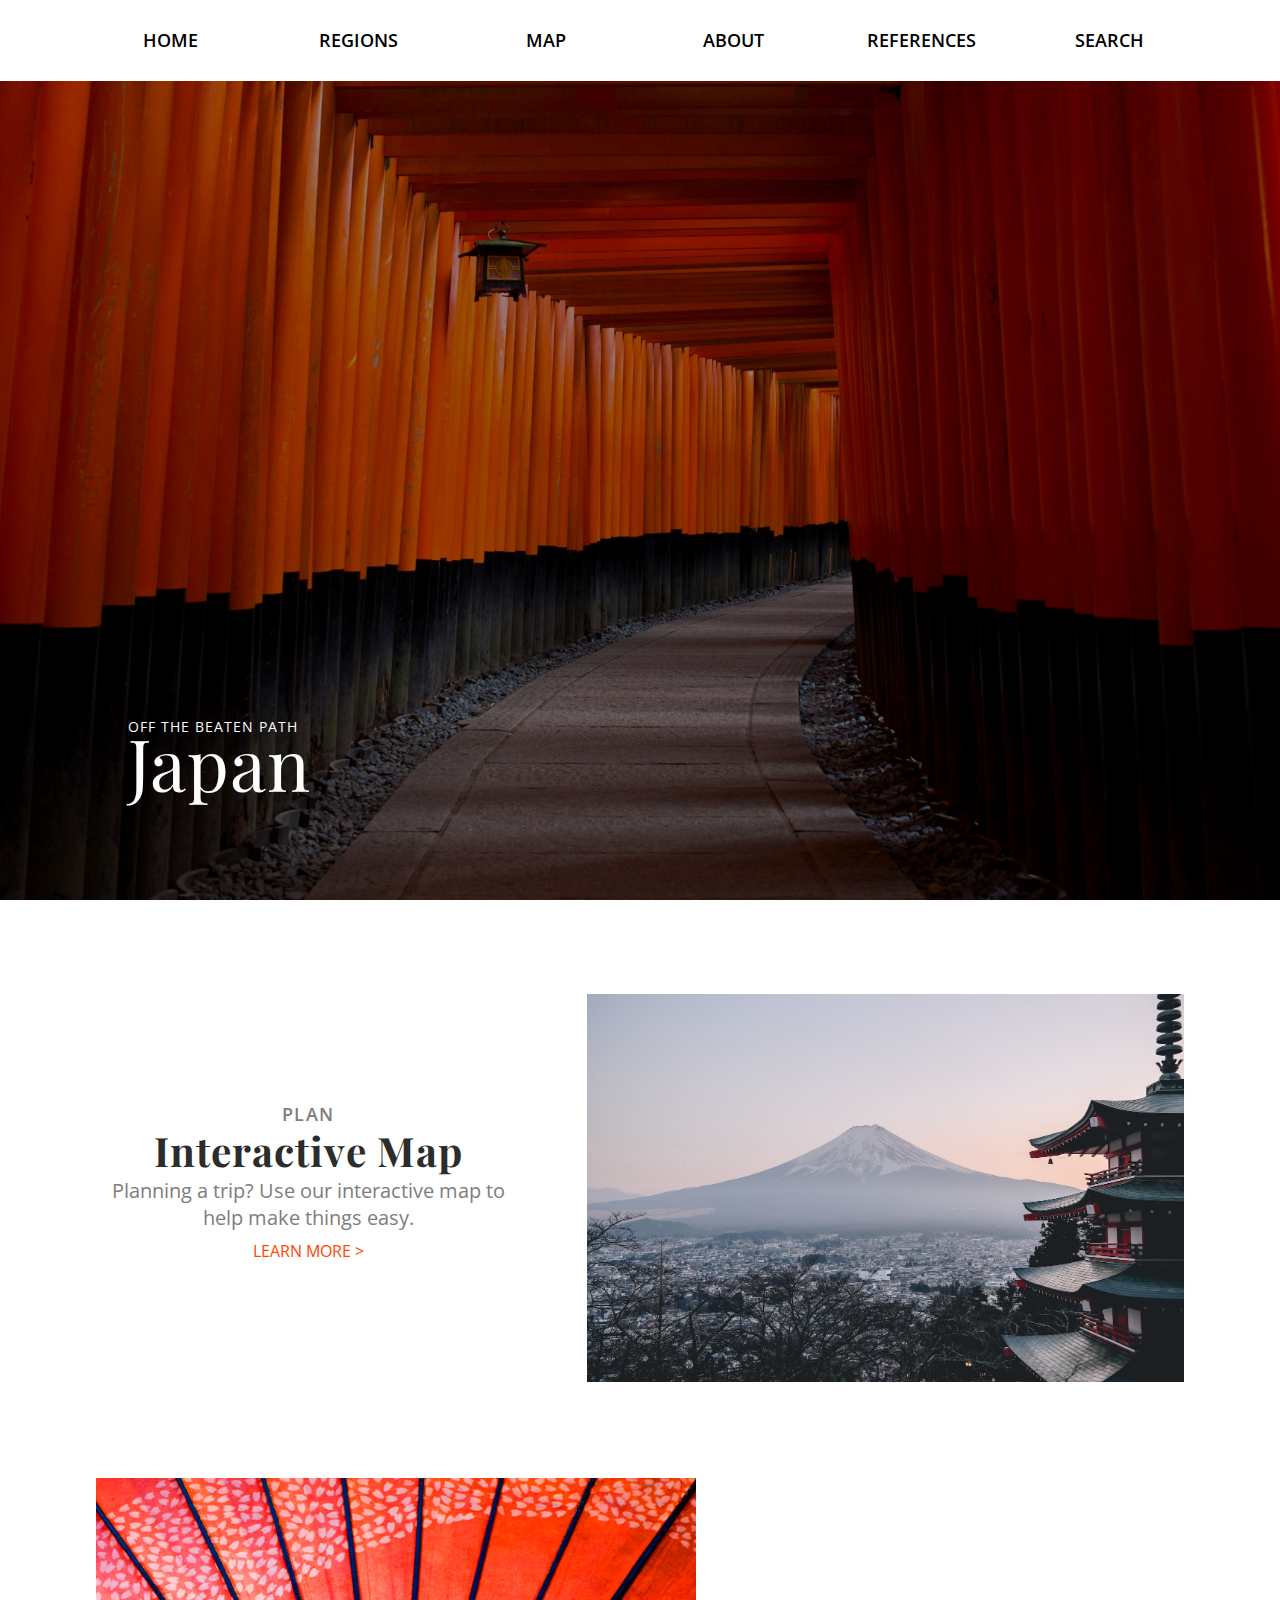
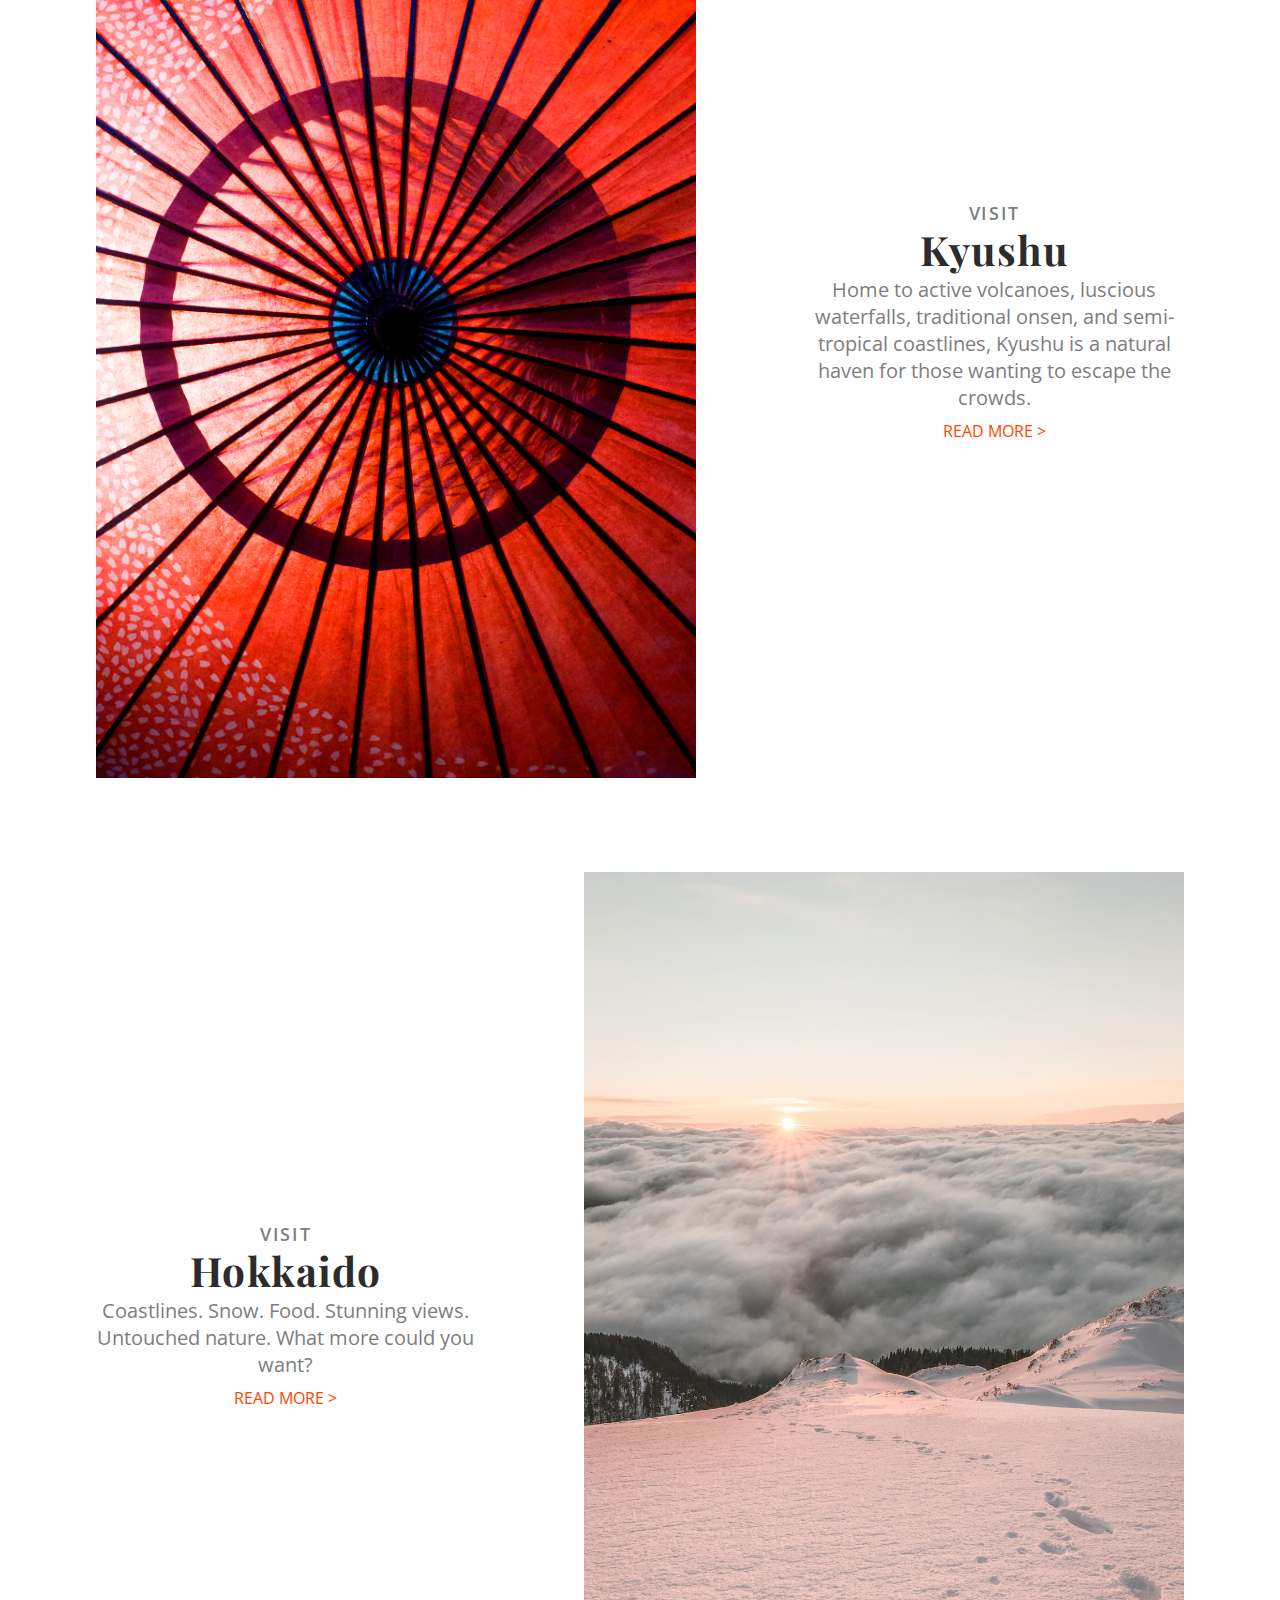
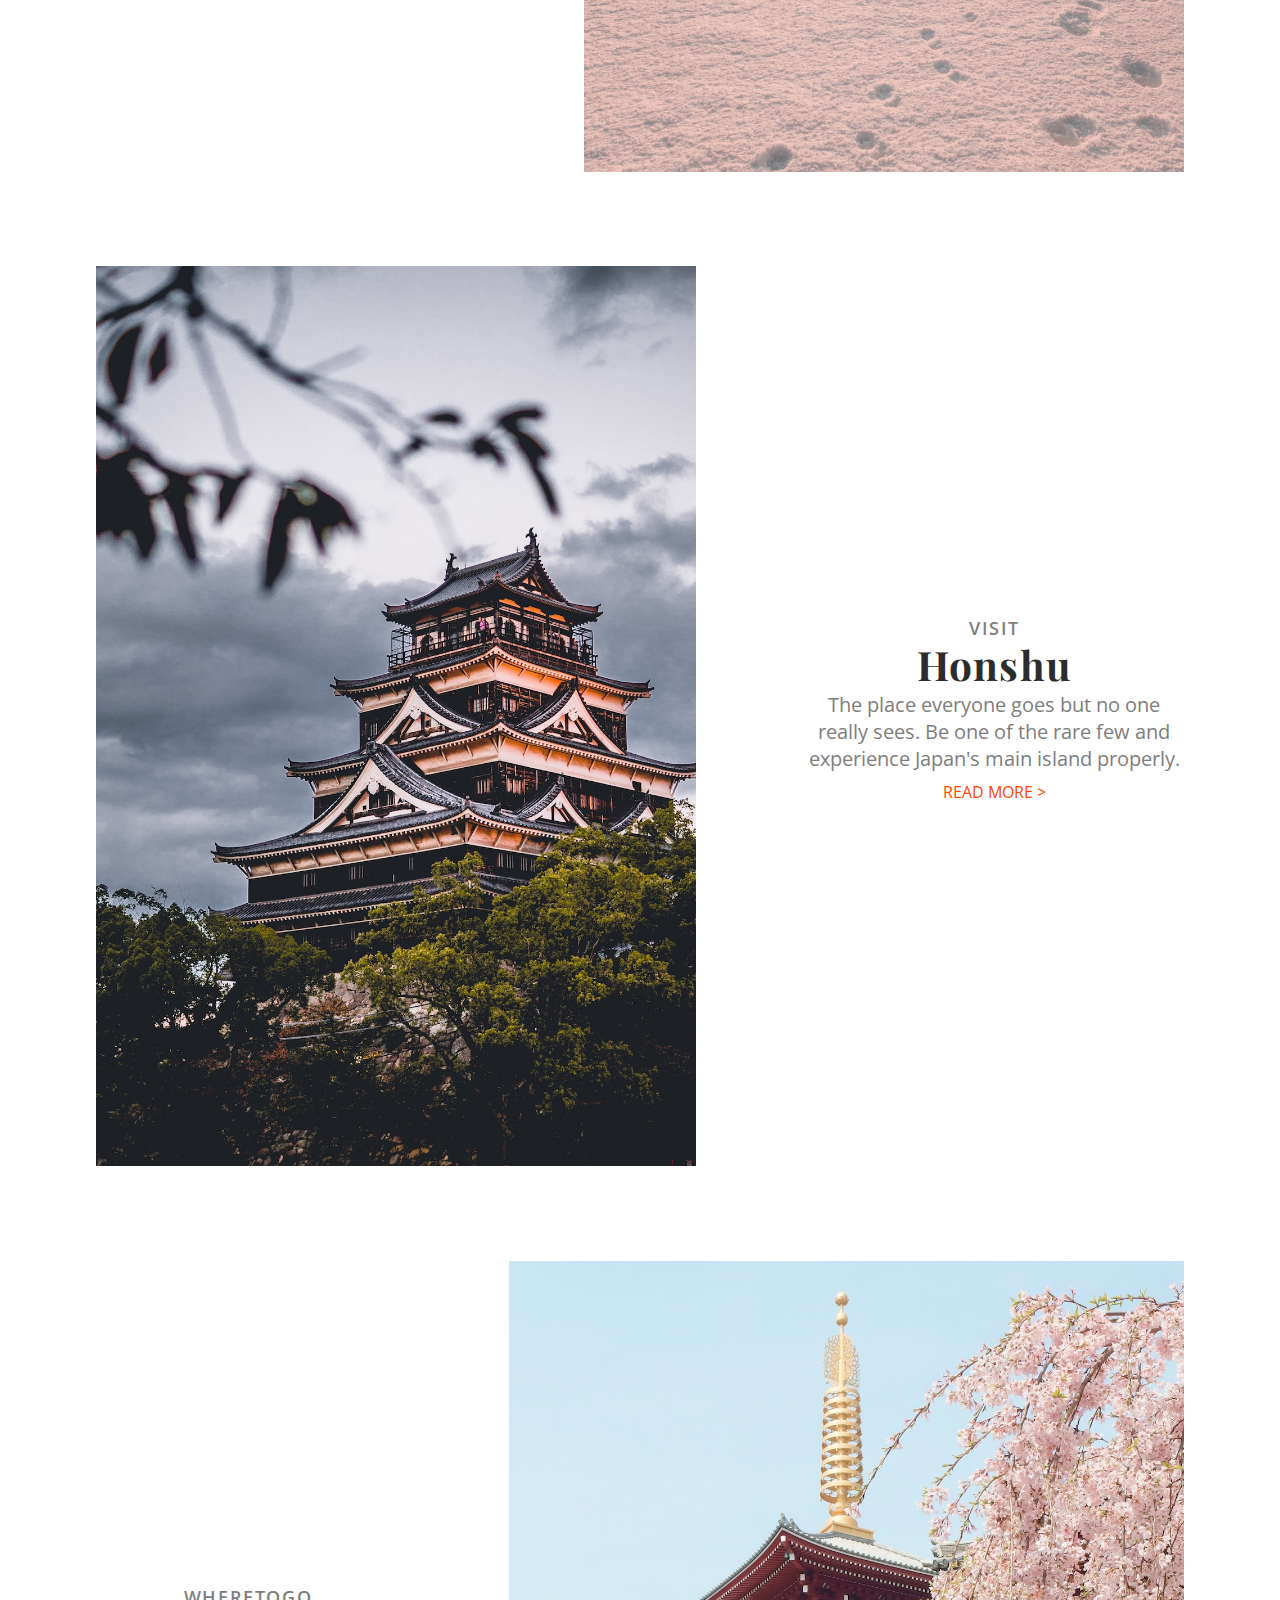
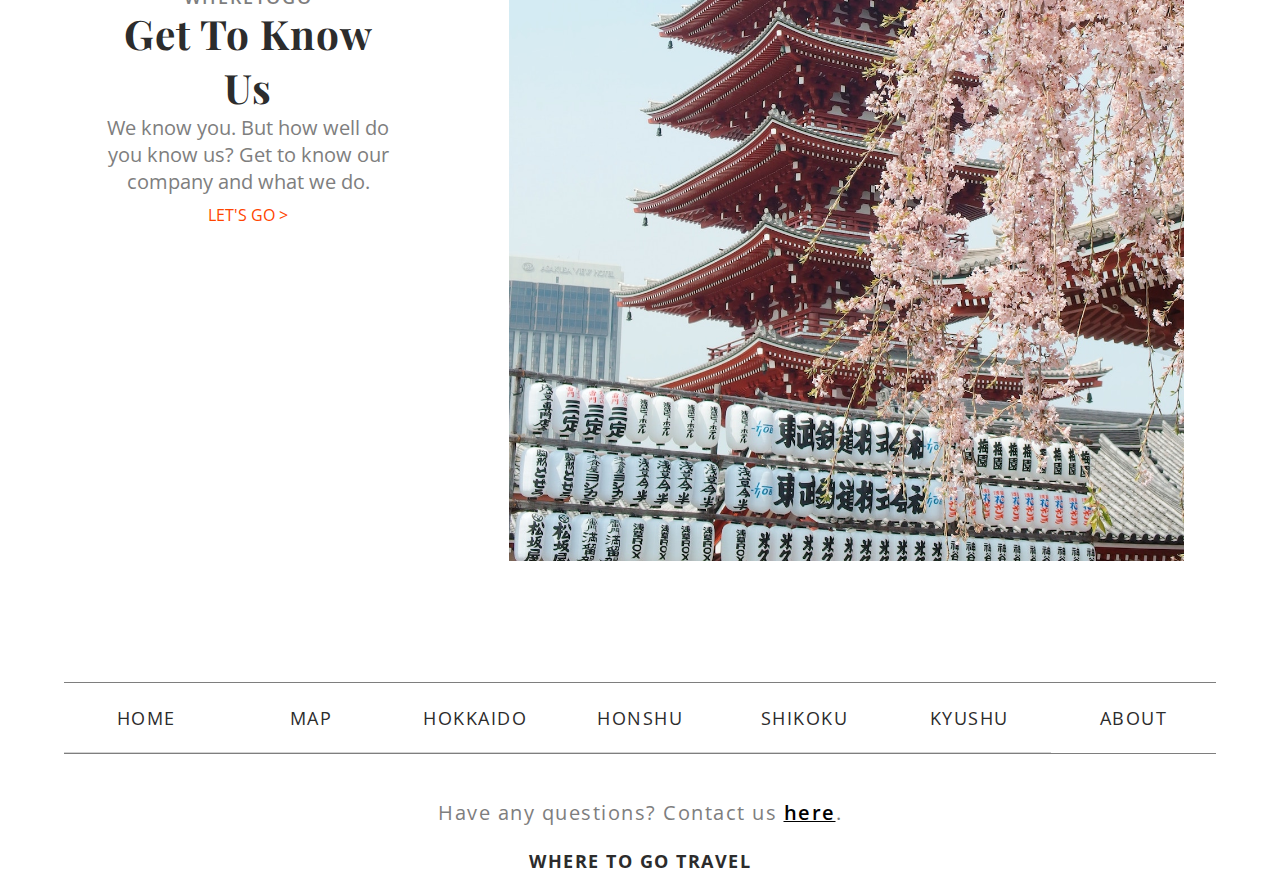
<file: html/index.html>
<!DOCTYPE html>
<html lang="en">

<head>
    <meta charset="utf-8">
    <meta name="viewport" content="width=device-width, initial-scale=1.0">

    <title>WhereToGo Travel Presents Japan</title>


    <link href="https://fonts.googleapis.com/css?family=Open+Sans:400,600,700%7CPlayfair+Display:400,700" rel="stylesheet">

    <link rel="stylesheet" type="text/css" href="../css/mobile.css" />
    <link rel="stylesheet" type="text/css" href="../css/wide.css" media="only screen and (min-width: 480px)">
    <link rel="stylesheet" href="https://maxcdn.bootstrapcdn.com/font-awesome/4.4.0/css/font-awesome.min.css">
    <link rel="stylesheet" href="https://use.fontawesome.com/releases/v5.4.2/css/all.css" integrity="sha384-/rXc/GQVaYpyDdyxK+ecHPVYJSN9bmVFBvjA/9eOB+pb3F2w2N6fc5qB9Ew5yIns" crossorigin="anonymous">

</head>

<body>
    <div id="masthead" class="home">

        <nav id="header">
            <ul>
                <li><a href="index.html">Home</a></li>
                <li class="hide-me">
                    <div class="dropdown-top">
                        <label for="top-drop-nav" class="toggle">Menu</label>
                        <input type="checkbox" id="top-drop-nav">
                        <ul class="drop-1">
                            <li>
                                <div class="drop-menu-2">
                                    <label for="top-drop-nav-2" class="toggle">Explore Regions</label>
                                    <input type="checkbox" id="top-drop-nav-2">

                                    <ul class="drop-2">

                                        <li><a href="hokkaido.html">Hokkaido</a></li>
                                        <li><a href="honshu.html">Honshu</a></li>
                                        <li><a href="#">Shikoku</a></li>
                                        <li><a href="kyushu.html">Kyushu</a></li>
                                    </ul>
                                </div>

                            </li>

                            <li><a href="map.html">Map</a></li>
                            <li><a href="about.html">About</a></li>
                            <li><a href="references.html">References</a></li>
                        </ul>
                    </div>
                </li>

                <li class="regions-hover wide-only"><a href="#">Regions</a>
                    <ul class="hover-drop">
                        <li><a href="hokkaido.html">Hokkaido</a></li>
                        <li><a href="honshu.html">Honshu</a></li>
                        <li><a href="#">Shikoku</a></li>
                        <li><a href="kyushu.html">Kyushu</a></li>
                    </ul>
                </li>
                <li class="wide-only"><a href="map.html">Map</a></li>
                <li class="wide-only"><a href="about.html">About</a></li>
                <li class="wide-only"><a href="references.html">References</a></li>
                <li><a href="#">Search</a></li>
            </ul>

        </nav>

        <div id="overlay">
            <h2>Off The Beaten Path</h2>
            <h1>Japan</h1>
        </div>

    </div>

    <main class="summary">

        <div class="article-summary reverse">

            <div class="summary-img">
                <img class="landscape" src="../images/indexfuji.jpg" alt="Mt Fuji">
            </div>

            <div class="rest-of-summary-left">
                <h2>Plan</h2>
                <h1>Interactive Map</h1>
                <p>Planning a trip? Use our interactive map to help make things easy.</p>
                <a href="map.html" class="continue">Learn More</a>
            </div>




        </div>

        <div class="article-summary">
            <div class="summary-img">
                <img class="portrait" src="../images/umbrella.jpeg" alt="Japanese parasol">
            </div>

            <div class="rest-of-summary-right">
                <h2>Visit</h2>
                <h1>Kyushu</h1>
                <p>Home to active volcanoes, luscious waterfalls, traditional onsen, and semi-tropical coastlines, Kyushu is a natural haven for those wanting to escape the crowds.</p>
                <a href="kyushu.html" class="continue">Read More</a>
            </div>
        </div>


        <div class="article-summary reverse">
            <div class="summary-img">
                <img class="portrait" src="../images/hokkaidosnowindex.jpg" alt="Hokkaido snow">
            </div>

            <div class="rest-of-summary-right">
                <h2>Visit</h2>
                <h1>Hokkaido</h1>
                <p>Coastlines. Snow. Food. Stunning views. Untouched nature. What more could you want?</p>
                <a href="hokkaido.html" class="continue">Read more</a>
            </div>
        </div>

        <div class="article-summary">
            <div class="summary-img">
                <img class="portrait" src="../images/honshucastle.jpg" alt="Japanese castle">
            </div>

            <div class="rest-of-summary-right honshu-push">
                <h2>Visit</h2>
                <h1>Honshu</h1>
                <p>The place everyone goes but no one really sees. Be one of the rare few and experience Japan's main island properly.</p>
                <a href="honshu.html" class="continue">Read More</a>
            </div>
        </div>


        <div class="article-summary reverse">
            <div class="summary-img">
                <img class="portrait" src="../images/gettoknowus.jpg" alt="Hokkaido snow">
            </div>

            <div class="rest-of-summary-right">
                <h2>WhereToGo</h2>
                <h1>Get To Know Us</h1>
                <p>We know you. But how well do you know us? Get to know our company and what we do.</p>
                <a href="about.html" class="continue">Let's go</a>
            </div>
        </div>

        
    </main>


    <footer>
        <nav id="bottom">
            <ul>
                <li><a href="index.html">Home</a></li>
                <li><a href="map.html">Map</a></li>

                <li class="hide-me">
                    <div class="dropdown-bottom">
                        <label for="dropdown" class="toggle">Explore Regions</label>
                        <input type="checkbox" id="dropdown" />
                        <ul class="ul-drop">
                            <li><a href="hokkaido.html">Hokkaido</a></li>
                            <li><a href="honshu.html">Honshu</a></li>
                            <li><a href="#">Shikoku</a></li>
                            <li class="last"><a href="kyushu.html">Kyushu</a></li>
                        </ul>
                    </div>
                </li>


                <li class="wide-only"><a href="hokkaido.html">Hokkaido</a></li>
                <li class="wide-only"><a href="honshu.html">Honshu</a></li>
                <li class="wide-only"><a href="#">Shikoku</a></li>
                <li class="wide-only"><a href="kyushu.html">Kyushu</a></li>
                <li class="last"><a href="about.html">About</a></li>
            </ul>

            <p class="contact">Have any questions? Contact us <a href="#">here</a>.</p>
            <div id="bottom-logo">WHERE TO GO TRAVEL</div>

        </nav>

    </footer>

</body>





</html>
</file>
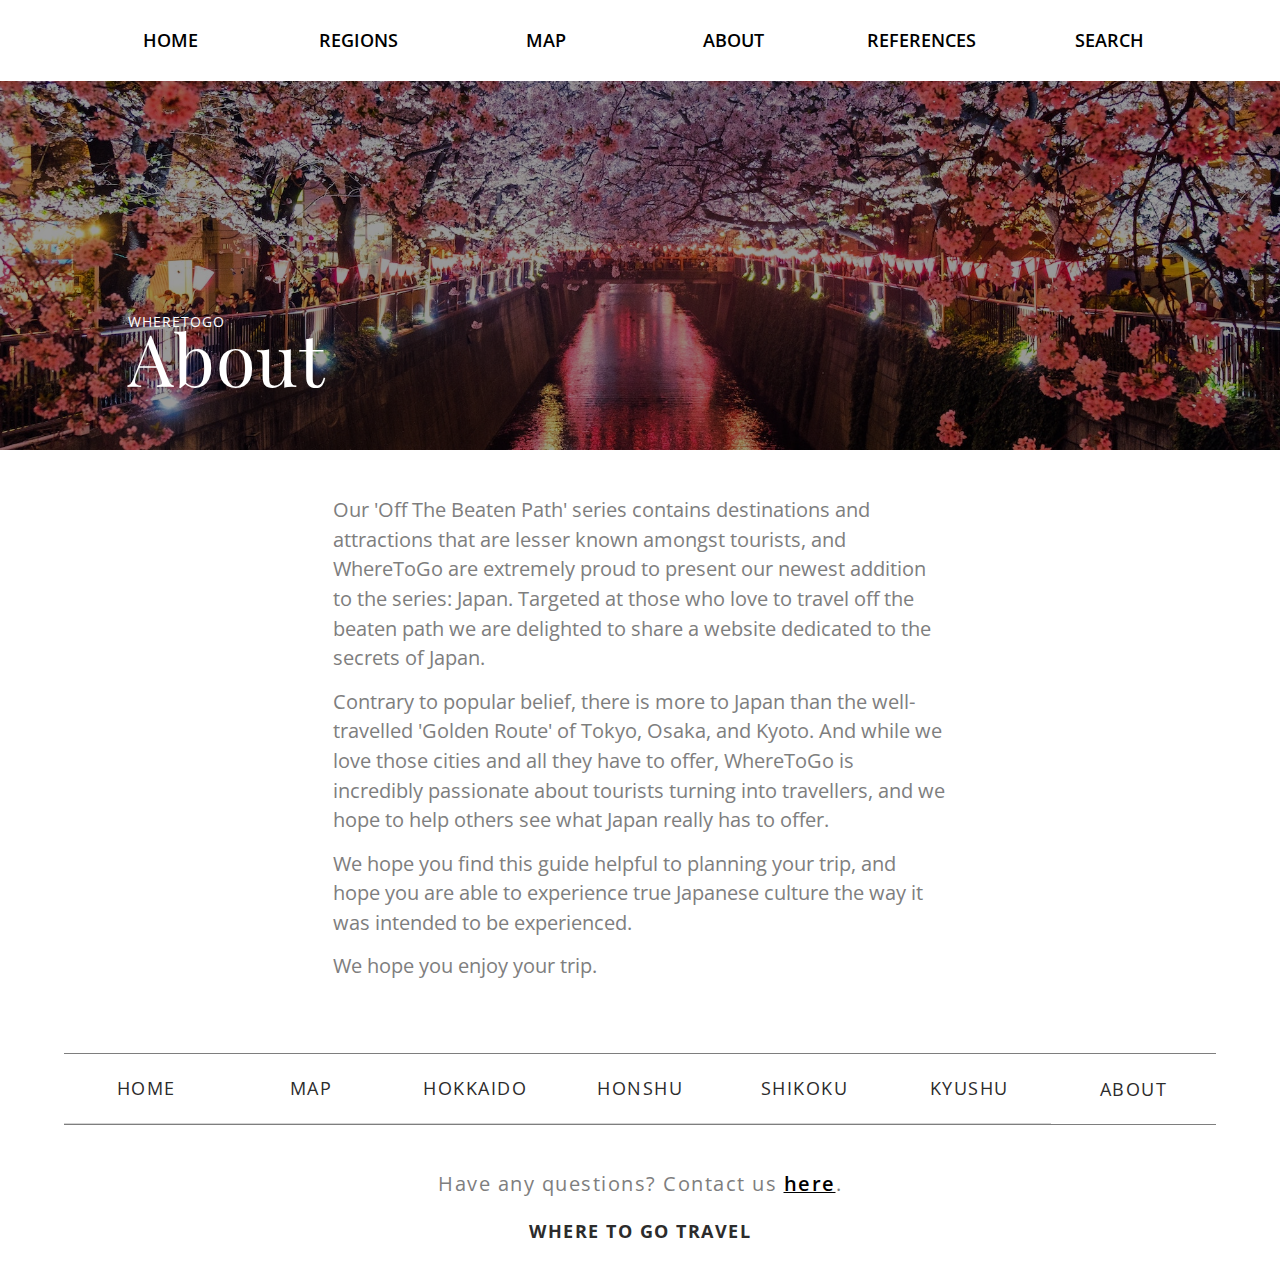
<file: html/about.html>
<!DOCTYPE html>
<html lang="en">
    
    <head>
        <meta charset="utf-8">
        <meta name="viewport" content="width=device-width, initial-scale=1.0">

        <title>About WhereToGo Travel</title>


        <link href="https://fonts.googleapis.com/css?family=Open+Sans:400,600,700%7CPlayfair+Display:400,700" rel="stylesheet">

        <link rel="stylesheet" type="text/css" href="../css/mobile.css" />
        <link rel="stylesheet" type="text/css" href="../css/wide.css" media="only screen and (min-width: 480px)">
        <link rel="stylesheet" href="https://maxcdn.bootstrapcdn.com/font-awesome/4.4.0/css/font-awesome.min.css">
        <link rel="stylesheet" href="https://use.fontawesome.com/releases/v5.4.2/css/all.css" integrity="sha384-/rXc/GQVaYpyDdyxK+ecHPVYJSN9bmVFBvjA/9eOB+pb3F2w2N6fc5qB9Ew5yIns" crossorigin="anonymous">
    </head>


<body>
    <div id="masthead" class="individual-masthead about-me">

            <nav id="header">
                <ul>
                    <li><a href="index.html">Home</a></li>
                    <li class="hide-me">
                        <div class="dropdown-top">
                            <label for="top-drop-nav" class="toggle">Menu</label>
                            <input type="checkbox" id="top-drop-nav">
                            <ul class="drop-1">
                                <li>
                                    <div class="drop-menu-2">
                                        <label for="top-drop-nav-2" class="toggle">Explore Regions</label>
                                        <input type="checkbox" id="top-drop-nav-2">
                                        
                                        <ul class="drop-2">
                                        
                                            <li><a href="hokkaido.html">Hokkaido</a></li>
                                            <li><a href="honshu.html">Honshu</a></li>
                                            <li><a href="#">Shikoku</a></li>
                                            <li><a href="kyushu.html">Kyushu</a></li>
                                        </ul>
                                    </div>
                                    
                                </li>
                                
                                <li><a href="map.html">Map</a></li>
                                <li><a href="about.html">About</a></li>
                                <li><a href="references.html">References</a></li>
                            </ul>
                        </div>
                    </li>
                    
                    <li class="regions-hover wide-only"><a href="#">Regions</a>
                        <ul class="hover-drop">
                            <li><a href="hokkaido.html">Hokkaido</a></li>
                            <li><a href="honshu.html">Honshu</a></li>
                            <li><a href="#">Shikoku</a></li>
                            <li><a href="kyushu.html">Kyushu</a></li>
                        </ul>
                    </li>
                    <li class="wide-only"><a href="map.html">Map</a></li>
                    <li class="wide-only"><a href="about.html">About</a></li>
                    <li class="wide-only"><a href="references.html">References</a></li>
                    <li><a href="#">Search</a></li>
                </ul>
                
            </nav>

        <div id="overlay">
            <h2>WhereToGo</h2>
            <h1>About</h1>
        </div>

    </div>

    <main>

        <div class="article-main individual">
            
            
        <p>Our 'Off The Beaten Path' series contains destinations and attractions that are lesser known amongst tourists, and WhereToGo are extremely proud to present our newest addition to the series: Japan. Targeted at those who love to travel off the beaten path we are delighted to share a website dedicated to the secrets of Japan.</p>

        <p>Contrary to popular belief, there is more to Japan than the well-travelled 'Golden Route' of Tokyo, Osaka, and Kyoto. And while we love those cities and all they have to offer, WhereToGo is incredibly passionate about tourists turning into travellers, and we hope to help others see what Japan really has to offer.</p>

        <p>We hope you find this guide helpful to planning your trip, and hope you are able to experience true Japanese culture the way it was intended to be experienced.</p>

        <p>We hope you enjoy your trip.</p>
            
            
        </div>

    </main>


    <footer>
        <nav id="bottom">
            <ul>
                <li><a href="index.html">Home</a></li>
                <li><a href="map.html">Map</a></li>
                
                <li class="hide-me">
                    <div class="dropdown-bottom">
                        <label for="dropdown" class="toggle">Explore Regions</label>
                        <input type="checkbox" id="dropdown" />
                        <ul class="ul-drop">
                            <li><a href="hokkaido.html">Hokkaido</a></li>
                            <li><a href="honshu.html">Honshu</a></li>
                            <li><a href="#">Shikoku</a></li>
                            <li class="last"><a href="kyushu.html">Kyushu</a></li>
                        </ul>
                    </div>
                </li>
                
                
                <li class="wide-only"><a href="hokkaido.html">Hokkaido</a></li>
                <li class="wide-only"><a href="honshu.html">Honshu</a></li>
                <li class="wide-only"><a href="#">Shikoku</a></li>
                <li class="wide-only"><a href="kyushu.html">Kyushu</a></li>
                <li class="last"><a href="about.html">About</a></li>
            </ul>
            
            <p class="contact">Have any questions? Contact us <a href="#">here</a>.</p>
            <div id="bottom-logo">WHERE TO GO TRAVEL</div>

        </nav>

    </footer>

</body>
    




</html>
</file>
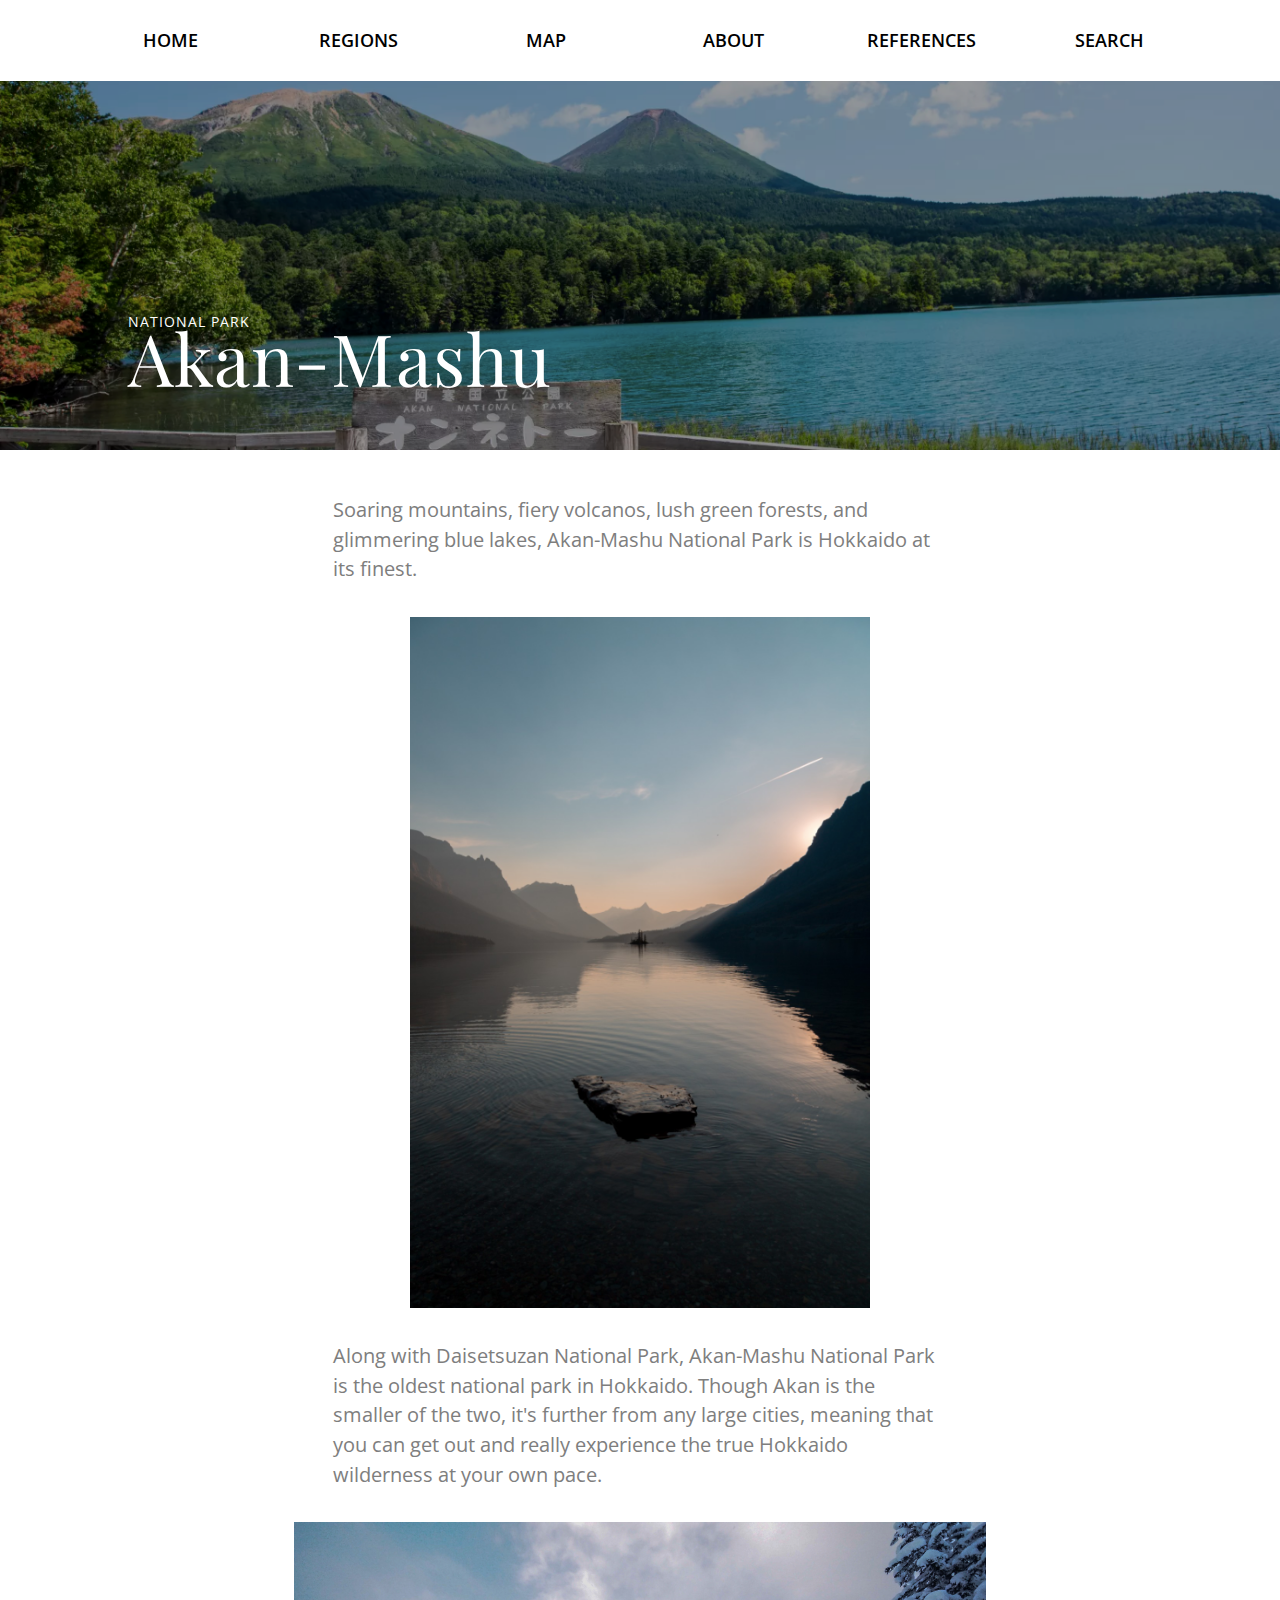
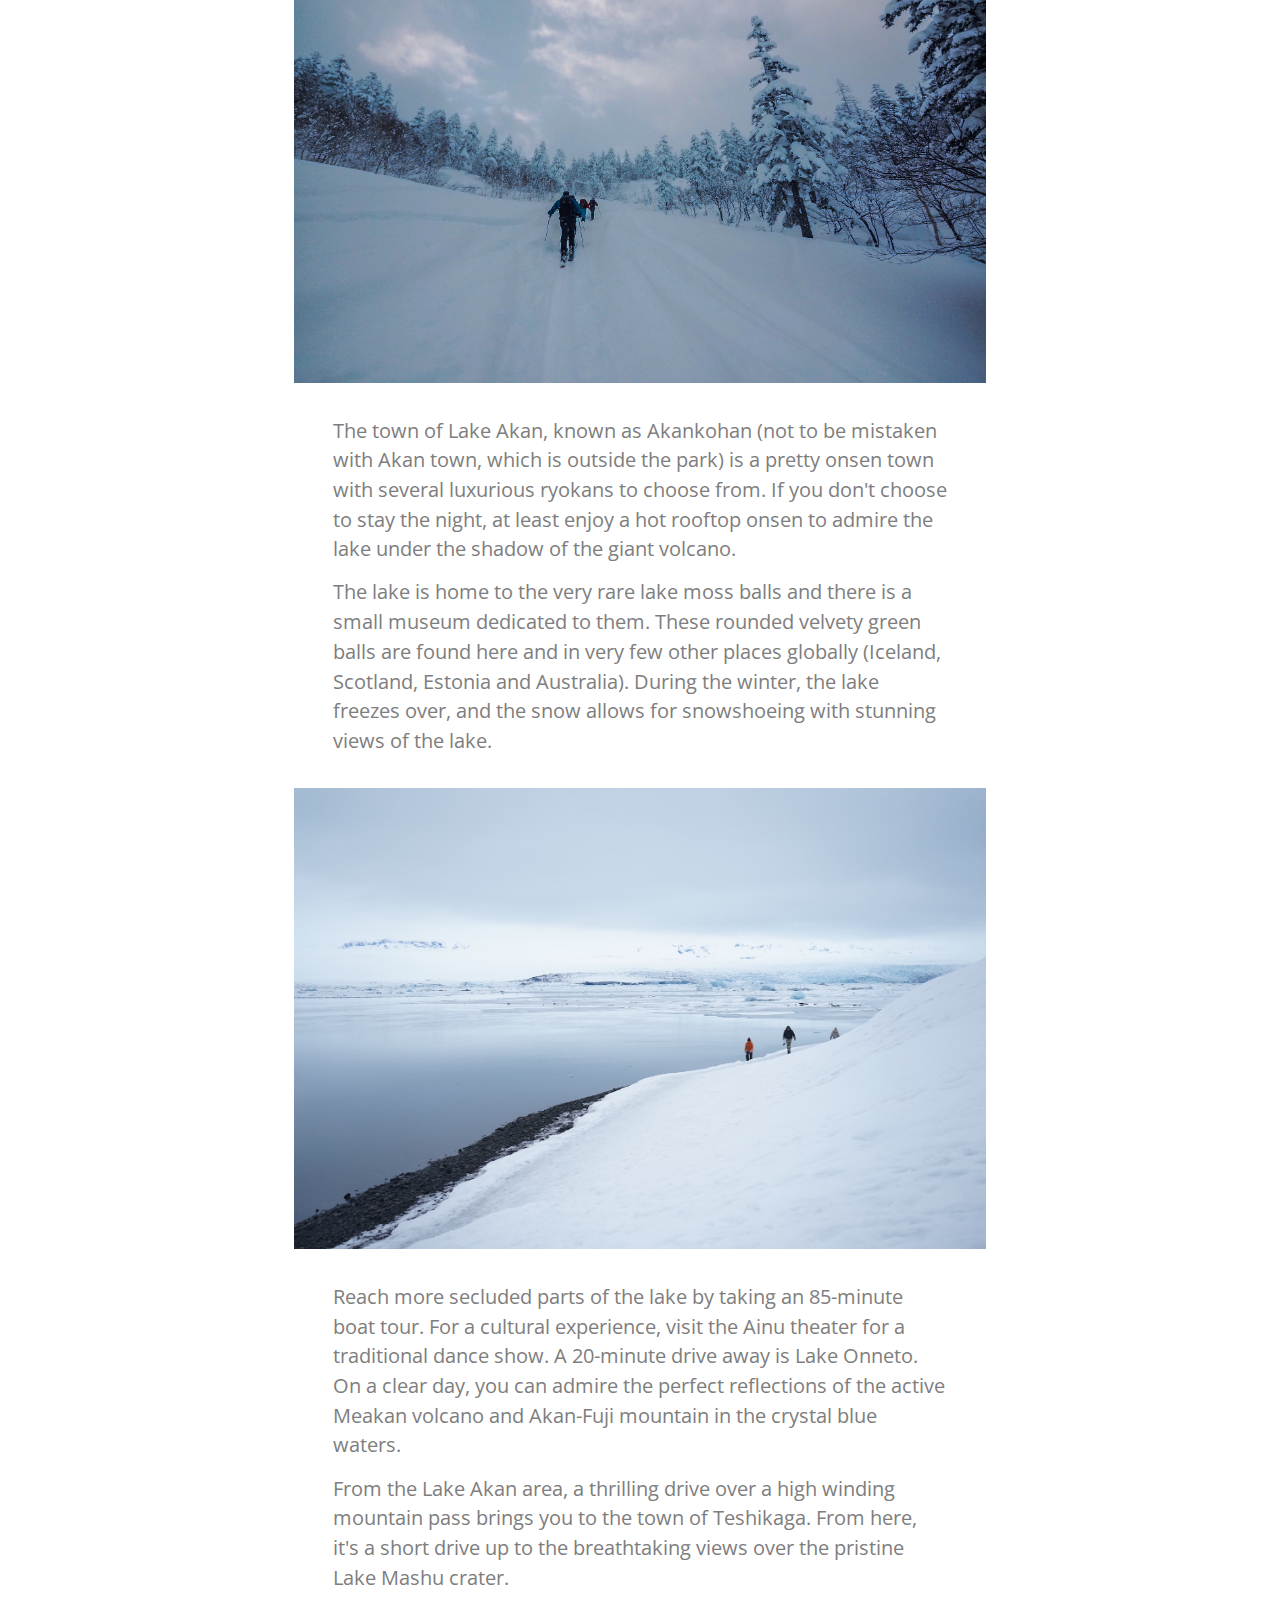
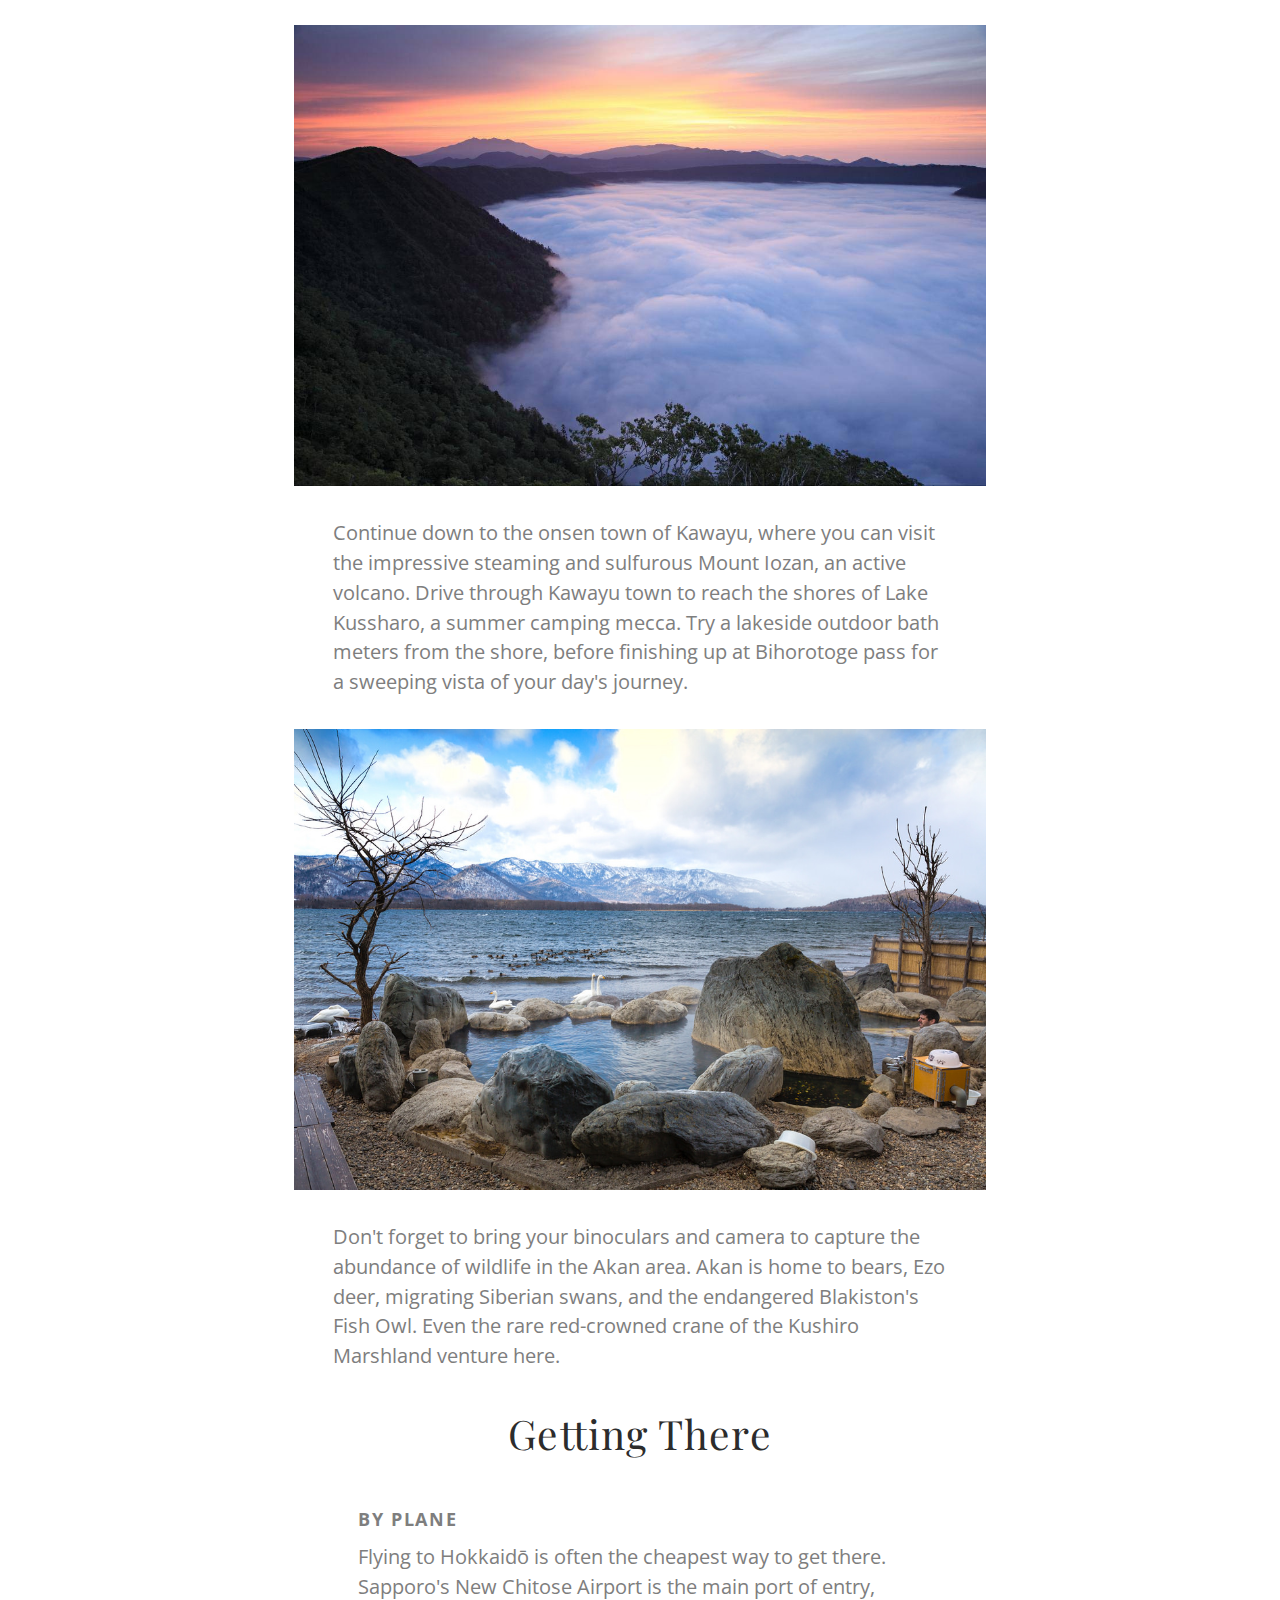
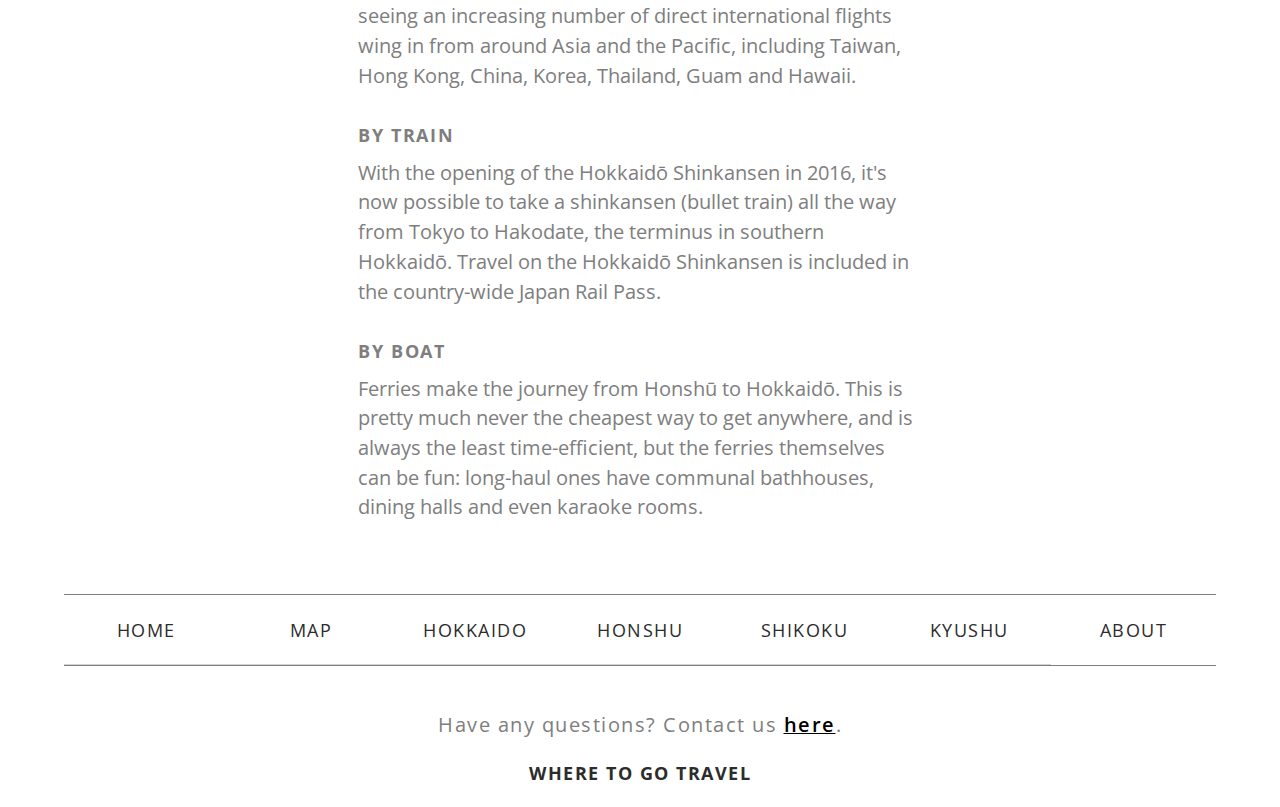
<file: html/akanmashu.html>
<!DOCTYPE html>
<html lang="en">
    
    <head>
        <meta charset="utf-8">
        <meta name="viewport" content="width=device-width, initial-scale=1.0">

        <title>Akan-Mashu National Park</title>


        <link href="https://fonts.googleapis.com/css?family=Open+Sans:400,600,700%7CPlayfair+Display:400,700" rel="stylesheet">

        <link rel="stylesheet" type="text/css" href="../css/mobile.css" />
        <link rel="stylesheet" type="text/css" href="../css/wide.css" media="only screen and (min-width: 480px)">
        <link rel="stylesheet" href="https://maxcdn.bootstrapcdn.com/font-awesome/4.4.0/css/font-awesome.min.css">
        <link rel="stylesheet" href="https://use.fontawesome.com/releases/v5.4.2/css/all.css" integrity="sha384-/rXc/GQVaYpyDdyxK+ecHPVYJSN9bmVFBvjA/9eOB+pb3F2w2N6fc5qB9Ew5yIns" crossorigin="anonymous">
    </head>


<body>
    <div id="masthead" class="individual-masthead visit-akan-mashu">

            <nav id="header">
                <ul>
                    <li><a href="index.html">Home</a></li>
                    <li class="hide-me">
                        <div class="dropdown-top">
                            <label for="top-drop-nav" class="toggle">Menu</label>
                            <input type="checkbox" id="top-drop-nav">
                            <ul class="drop-1">
                                <li>
                                    <div class="drop-menu-2">
                                        <label for="top-drop-nav-2" class="toggle">Explore Regions</label>
                                        <input type="checkbox" id="top-drop-nav-2">
                                        
                                        <ul class="drop-2">
                                        
                                            <li><a href="hokkaido.html">Hokkaido</a></li>
                                            <li><a href="honshu.html">Honshu</a></li>
                                            <li><a href="#">Shikoku</a></li>
                                            <li><a href="kyushu.html">Kyushu</a></li>
                                        </ul>
                                    </div>
                                    
                                </li>
                                
                                <li><a href="map.html">Map</a></li>
                                <li><a href="about.html">About</a></li>
                                <li><a href="references.html">References</a></li>
                            </ul>
                        </div>
                    </li>
                    
                    <li class="regions-hover wide-only"><a href="#">Regions</a>
                        <ul class="hover-drop">
                            <li><a href="hokkaido.html">Hokkaido</a></li>
                            <li><a href="honshu.html">Honshu</a></li>
                            <li><a href="#">Shikoku</a></li>
                            <li><a href="kyushu.html">Kyushu</a></li>
                        </ul>
                    </li>
                    <li class="wide-only"><a href="map.html">Map</a></li>
                    <li class="wide-only"><a href="about.html">About</a></li>
                    <li class="wide-only"><a href="references.html">References</a></li>
                    <li><a href="#">Search</a></li>
                </ul>
                
            </nav>

        <div id="overlay">
            <h2>National Park</h2>
            <h1>Akan-Mashu</h1>
        </div>

    </div>

    <main>

        <div class="article-main individual">
            <p class="intro">
                Soaring mountains, fiery volcanos, lush green forests, and glimmering blue lakes, Akan-Mashu National Park is Hokkaido at its finest.
            </p>
            
            <img class="portrait" src="../images/akansummerlake.jpg" alt="Lake mashu">
            
            
            <p>
                Along with Daisetsuzan National Park, Akan-Mashu National Park is the oldest national park in Hokkaido. Though Akan is the smaller of the two, it's further from any large cities, meaning that you can get out and really experience the true Hokkaido wilderness at your own pace.
            </p>
        
            
            
            <img class="landscape" src="../images/akanlakewalk.jpg" alt="Snowshoeing">
            
             <p>
                The town of Lake Akan, known as Akankohan (not to be mistaken with Akan town, which is outside the park) is a pretty onsen town with several luxurious ryokans to choose from. If you don't choose to stay the night, at least enjoy a hot rooftop onsen to admire the lake under the shadow of the giant volcano.
            </p>
            
            <p>
                The lake is home to the very rare lake moss balls and there is a small museum dedicated to them. These rounded velvety green balls are found here and in very few other places globally (Iceland, Scotland, Estonia and Australia). During the winter, the lake freezes over, and the snow allows for snowshoeing with stunning views of the lake.
            </p>
            
            
            
            <img class="landscape" src="../images/akanfrozenlake.jpg" alt="Frozen lake">
            
            <p>
                Reach more secluded parts of the lake by taking an 85-minute boat tour. For a cultural experience, visit the Ainu theater for a traditional dance show. A 20-minute drive away is Lake Onneto. On a clear day, you can admire the perfect reflections of the active Meakan volcano and Akan-Fuji mountain in the crystal blue waters.
            </p>
            
            <p>
                From the Lake Akan area, a thrilling drive over a high winding mountain pass brings you to the town of Teshikaga. From here, it's a short drive up to the breathtaking views over the pristine Lake Mashu crater.
            </p>
            
            
            <img src="../images/akanseaclouds.jpg" alt="Sea of clouds" class="landscape">
            
            
        
            <p> 
                Continue down to the onsen town of Kawayu, where you can visit the impressive steaming and sulfurous Mount Iozan, an active volcano. Drive through Kawayu town to reach the shores of Lake Kussharo, a summer camping mecca. Try a lakeside outdoor bath meters from the shore, before finishing up at Bihorotoge pass for a sweeping vista of your day's journey.
            </p>
            
            <img src="../images/akanspring.jpg" alt="hot spring" class="landscape">
            
            <p>
                Don't forget to bring your binoculars and camera to capture the abundance of wildlife in the Akan area. Akan is home to bears, Ezo deer, migrating Siberian swans, and the endangered Blakiston's Fish Owl. Even the rare red-crowned crane of the Kushiro Marshland venture here.
            </p>
            
            <div class="getting-there-container">
            <h1>Getting There</h1>
            <h2>By plane</h2>
            <p>
                Flying to Hokkaidō is often the cheapest way to get there. Sapporo's New Chitose Airport is the main port of entry, seeing an increasing number of direct international flights wing in from around Asia and the Pacific, including Taiwan, Hong Kong, China, Korea, Thailand, Guam and Hawaii.
            </p>
            
            <h2 class="getting-there">By train</h2>
            <p>
                With the opening of the Hokkaidō Shinkansen in 2016, it's now possible to take a shinkansen (bullet train) all the way from Tokyo to Hakodate, the terminus in southern Hokkaidō. Travel on the Hokkaidō Shinkansen is included in the country-wide Japan Rail Pass.
            </p>
            
            <h2 class="getting-there">By boat</h2>
            <p>
                Ferries make the journey from Honshū to Hokkaidō. This is pretty much never the cheapest way to get anywhere, and is always the least time-efficient, but the ferries themselves can be fun: long-haul ones have communal bathhouses, dining halls and even karaoke rooms.
            </p>
            </div>
            
        </div>





    </main>


    <footer>
        <nav id="bottom">
            <ul>
                <li><a href="index.html">Home</a></li>
                <li><a href="map.html">Map</a></li>
                
                <li class="hide-me">
                    <div class="dropdown-bottom">
                        <label for="dropdown" class="toggle">Explore Regions</label>
                        <input type="checkbox" id="dropdown" />
                        <ul class="ul-drop">
                            <li><a href="hokkaido.html">Hokkaido</a></li>
                            <li><a href="honshu.html">Honshu</a></li>
                            <li><a href="#">Shikoku</a></li>
                            <li class="last"><a href="kyushu.html">Kyushu</a></li>
                        </ul>
                    </div>
                </li>
                
                
                <li class="wide-only"><a href="hokkaido.html">Hokkaido</a></li>
                <li class="wide-only"><a href="honshu.html">Honshu</a></li>
                <li class="wide-only"><a href="#">Shikoku</a></li>
                <li class="wide-only"><a href="kyushu.html">Kyushu</a></li>
                <li class="last"><a href="about.html">About</a></li>
            </ul>
            
            <p class="contact">Have any questions? Contact us <a href="#">here</a>.</p>
            <div id="bottom-logo">WHERE TO GO TRAVEL</div>

        </nav>

    </footer>

</body>
    




</html>
</file>
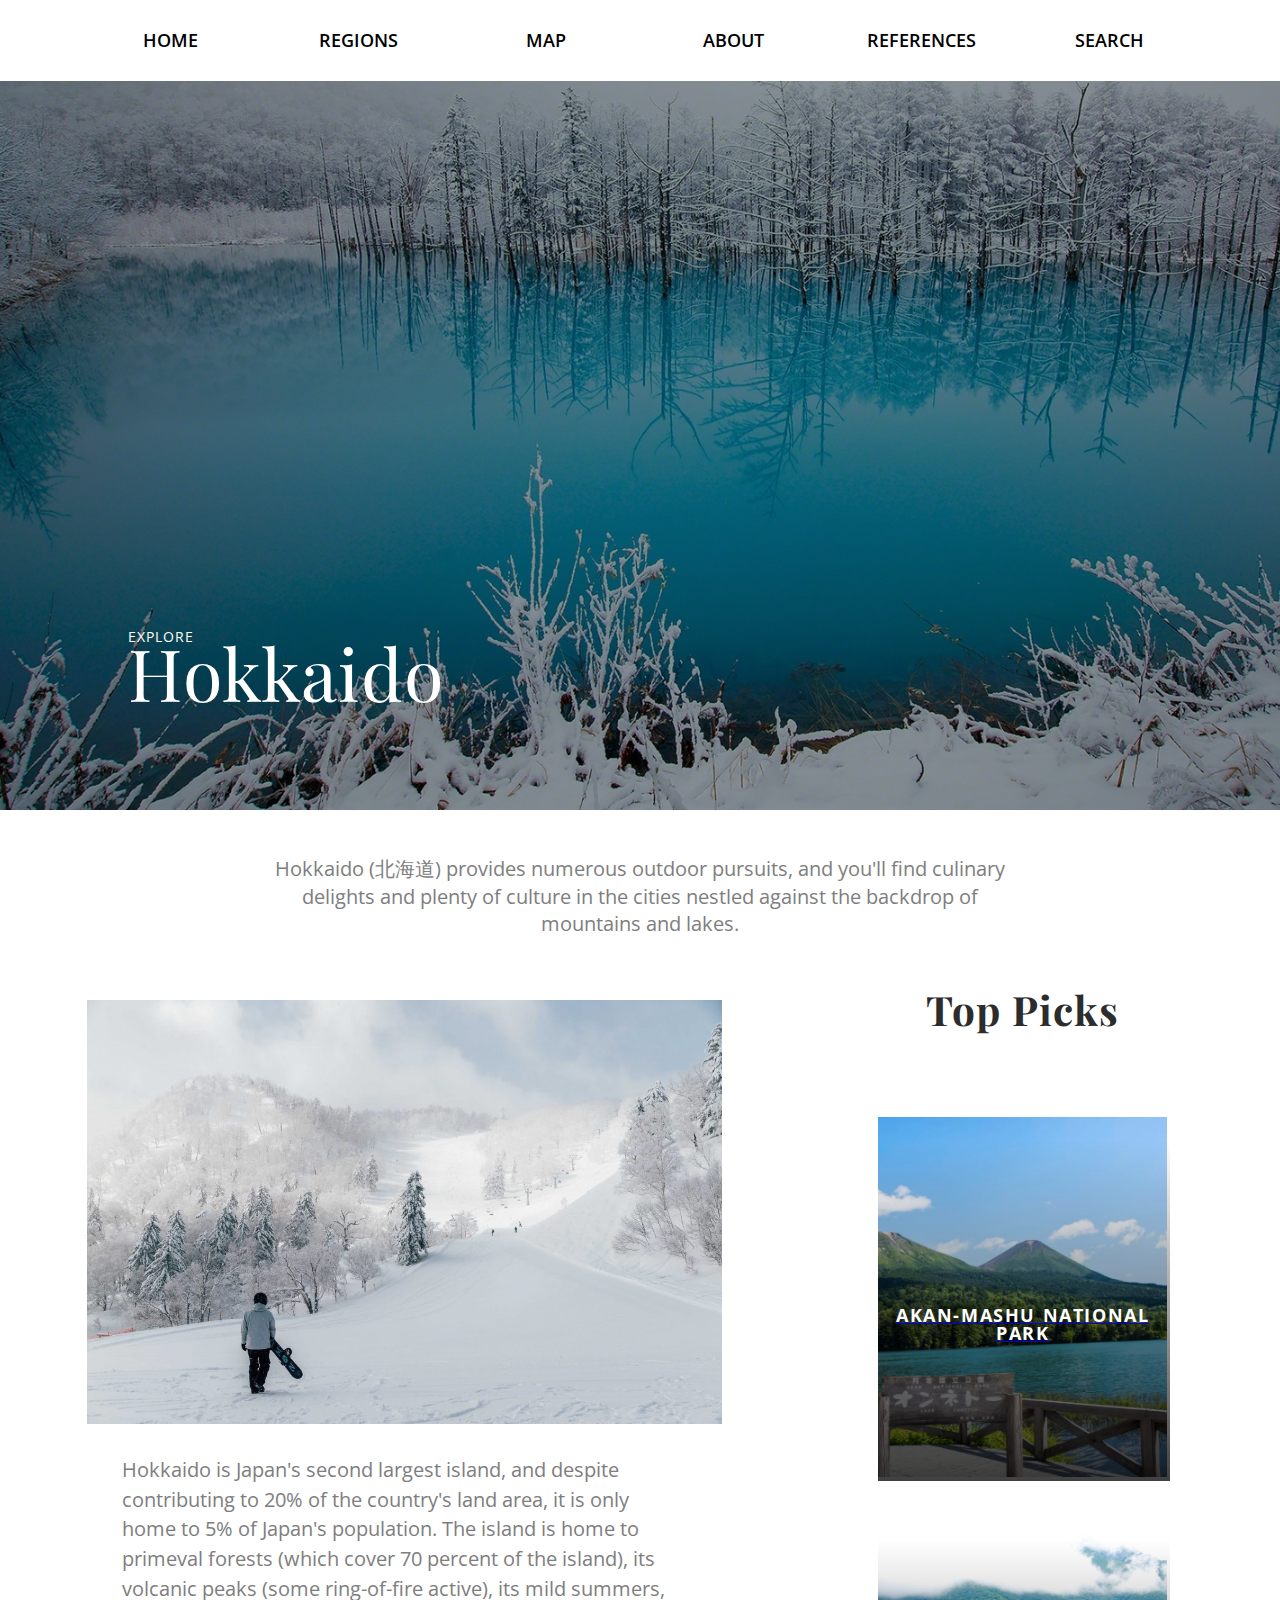
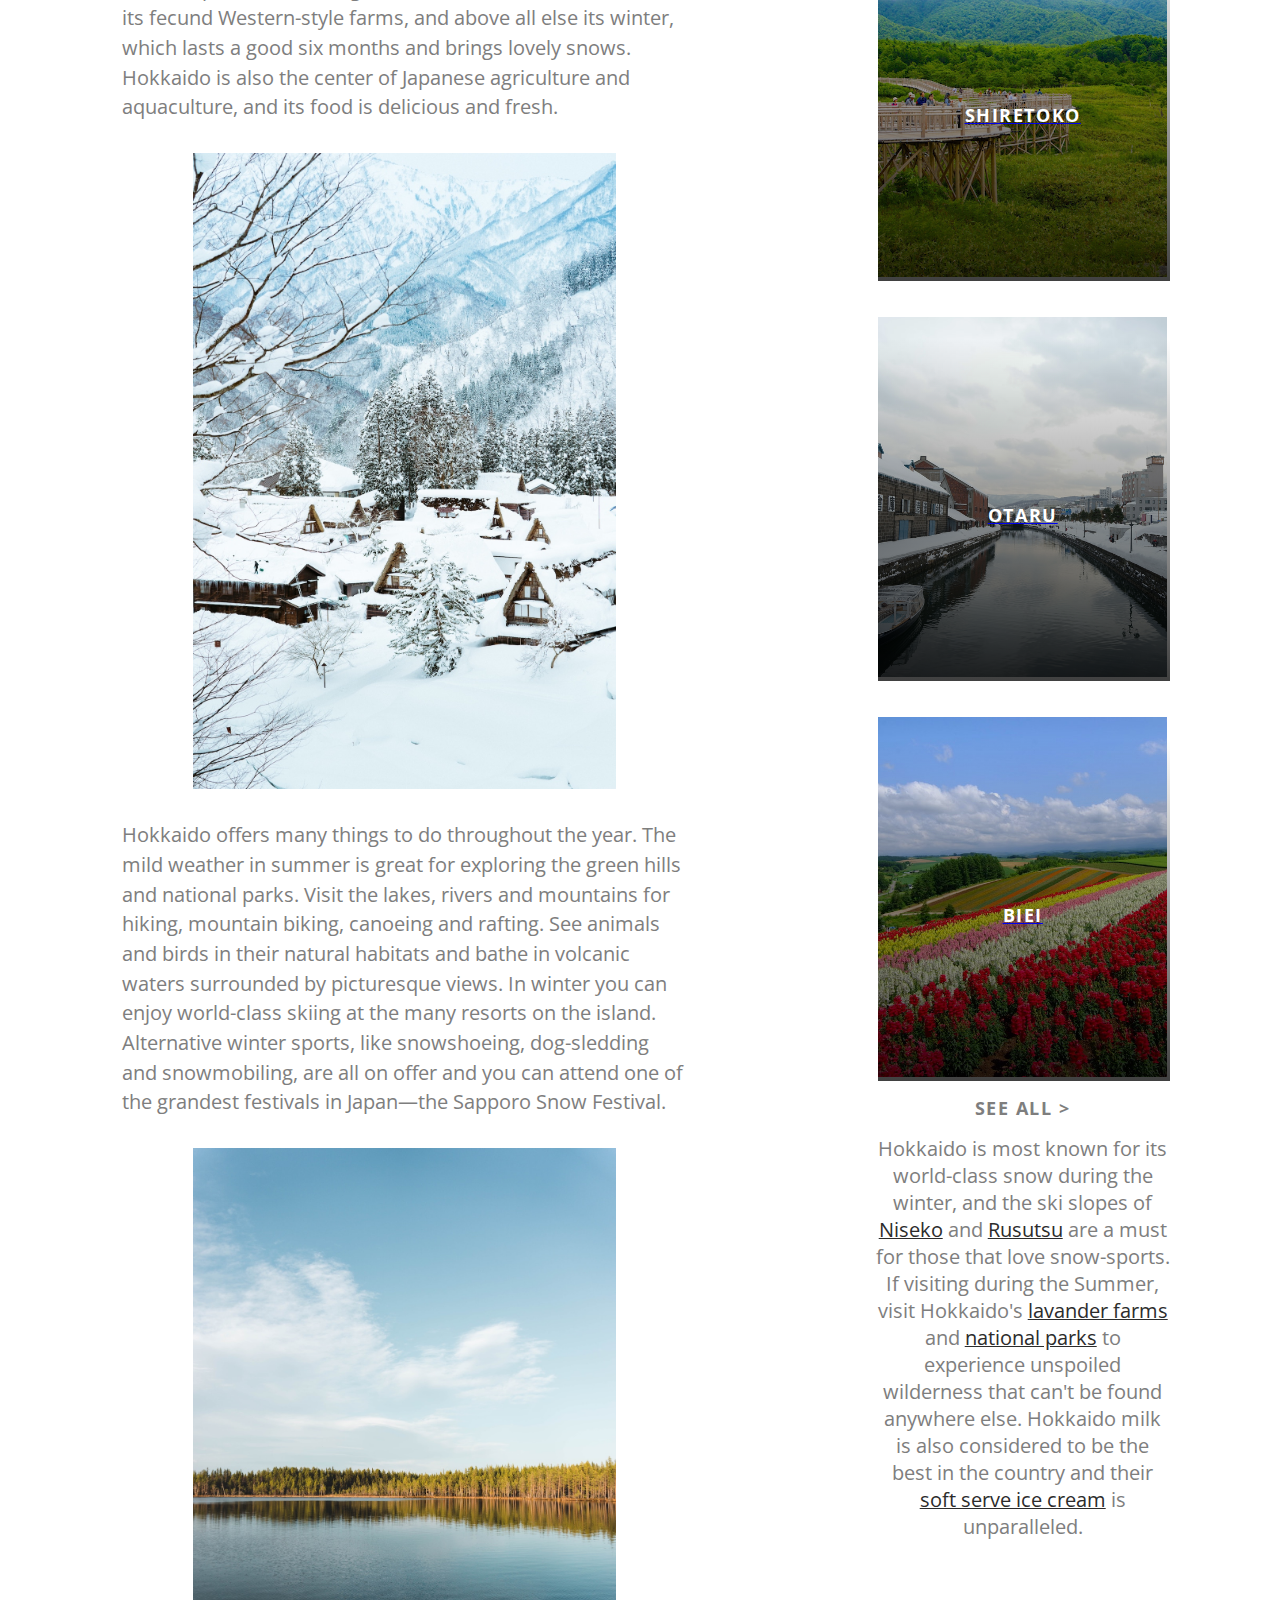
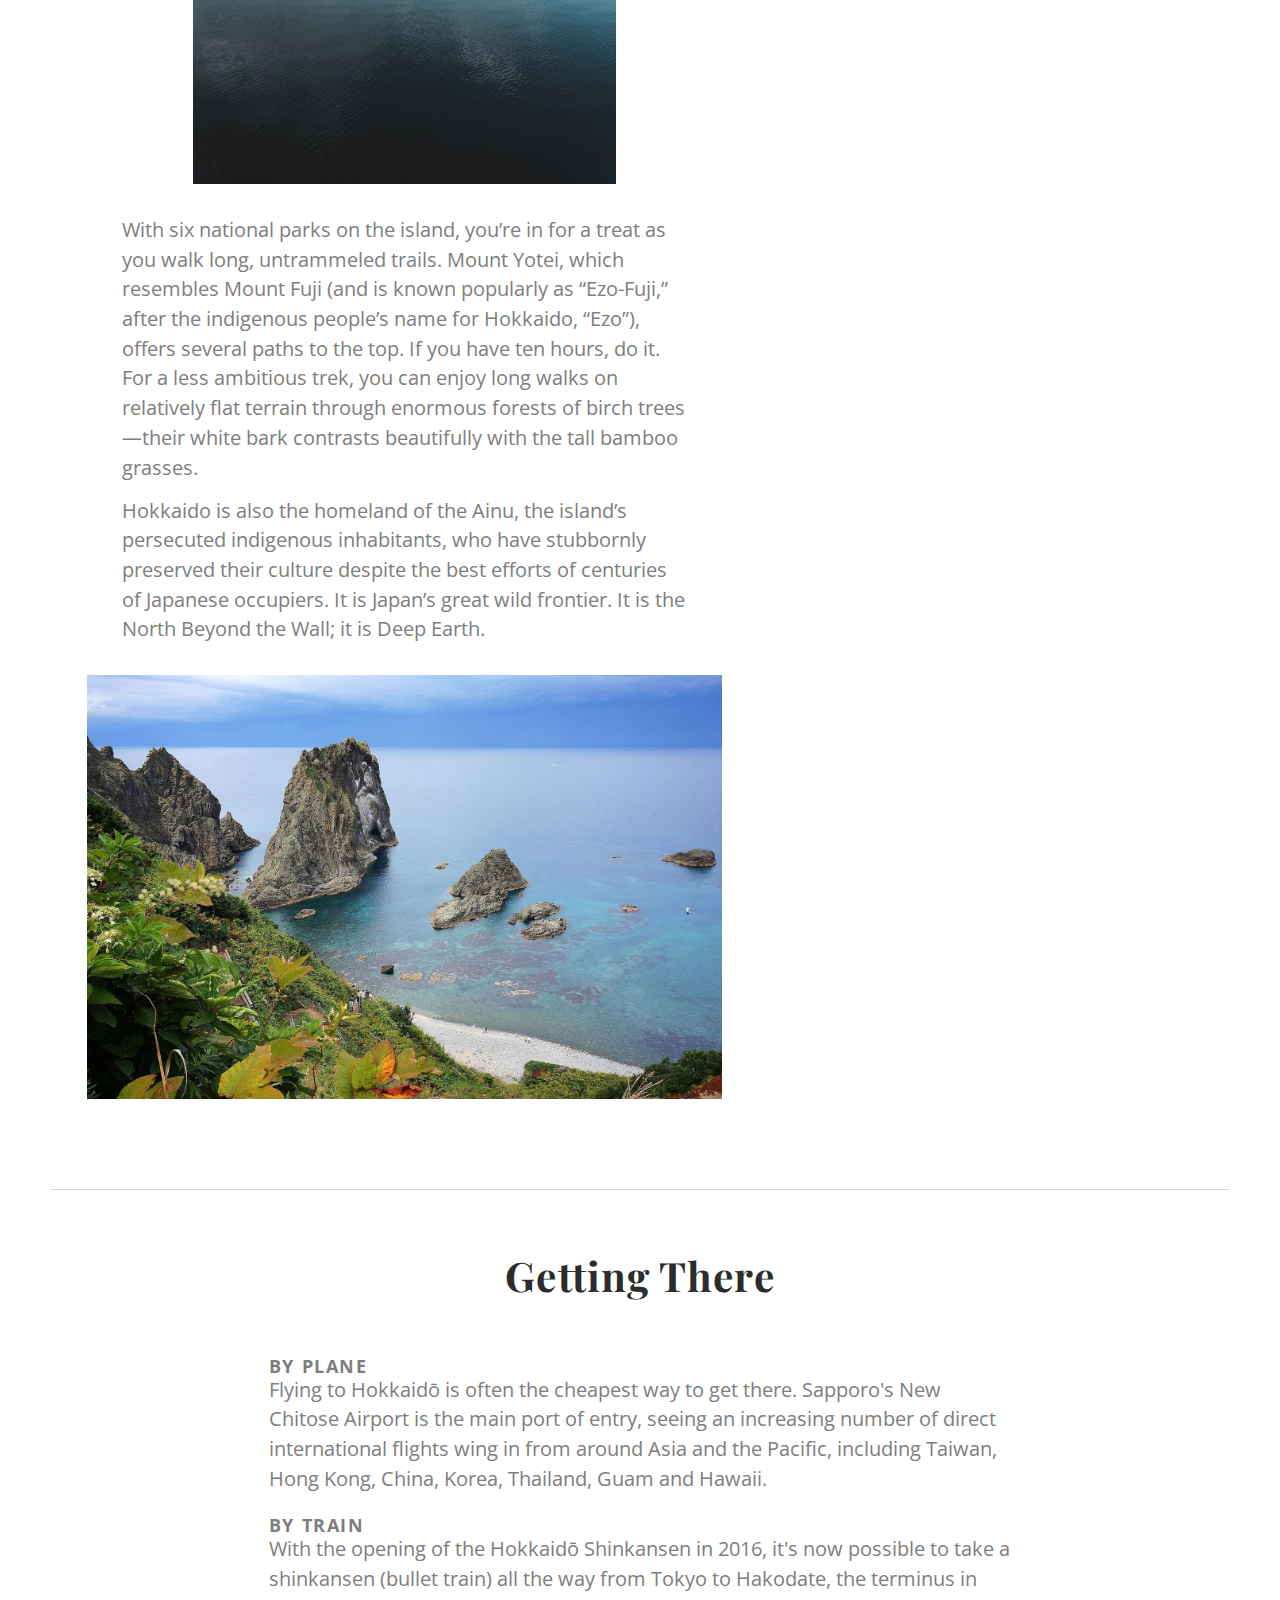
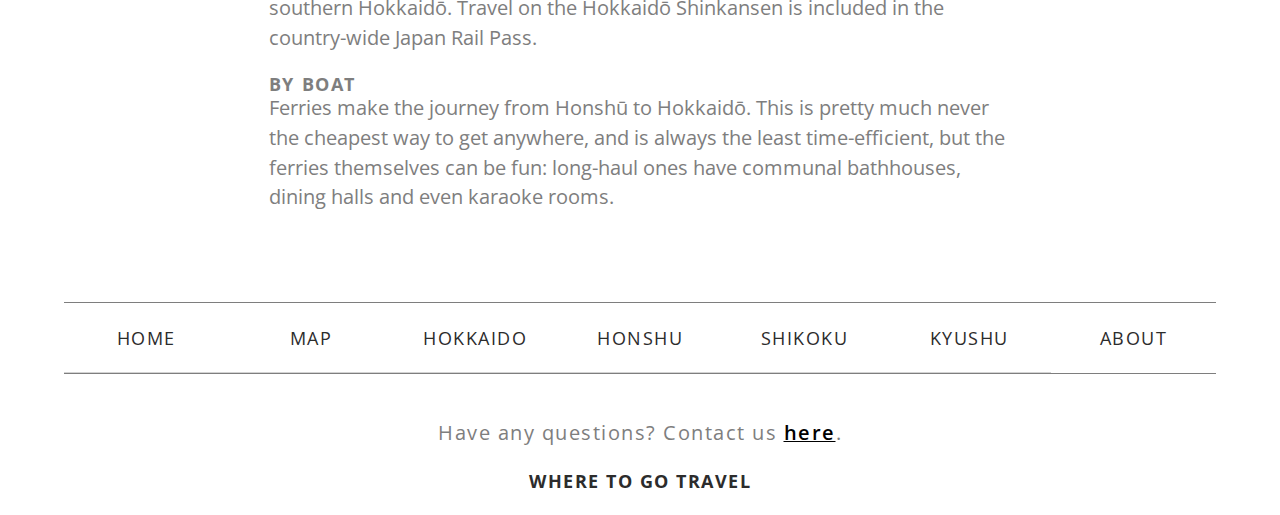
<file: html/hokkaido.html>
<!DOCTYPE html>
<html lang="en">

<head>
    <meta charset="utf-8">
    <meta name="viewport" content="width=device-width, initial-scale=1.0">

    <title>Hokkaido, Japan</title>


    <link href="https://fonts.googleapis.com/css?family=Open+Sans:400,600,700%7CPlayfair+Display:400,700" rel="stylesheet">

    <link rel="stylesheet" type="text/css" href="../css/mobile.css" />
    <link rel="stylesheet" type="text/css" href="../css/wide.css" media="only screen and (min-width: 480px)">
    <link rel="stylesheet" href="https://maxcdn.bootstrapcdn.com/font-awesome/4.4.0/css/font-awesome.min.css">
    <link rel="stylesheet" href="https://use.fontawesome.com/releases/v5.4.2/css/all.css" integrity="sha384-/rXc/GQVaYpyDdyxK+ecHPVYJSN9bmVFBvjA/9eOB+pb3F2w2N6fc5qB9Ew5yIns" crossorigin="anonymous">
    
</head>


<body>
    <div id="masthead" class="region visit-hokkaido">

        <nav id="header">
                <ul>
                    <li><a href="index.html">Home</a></li>
                    <li class="hide-me">
                        <div class="dropdown-top">
                            <label for="top-drop-nav" class="toggle">Menu</label>
                            <input type="checkbox" id="top-drop-nav">
                            <ul class="drop-1">
                                <li>
                                    <div class="drop-menu-2">
                                        <label for="top-drop-nav-2" class="toggle">Explore Regions</label>
                                        <input type="checkbox" id="top-drop-nav-2">
                                        
                                        <ul class="drop-2">
                                        
                                            <li><a href="hokkaido.html">Hokkaido</a></li>
                                            <li><a href="honshu.html">Honshu</a></li>
                                            <li><a href="#">Shikoku</a></li>
                                            <li><a href="kyushu.html">Kyushu</a></li>
                                        </ul>
                                    </div>
                                    
                                </li>
                                
                                <li><a href="map.html">Map</a></li>
                                <li><a href="about.html">About</a></li>
                                <li><a href="references.html">References</a></li>
                            </ul>
                        </div>
                    </li>
                    
                    <li class="regions-hover wide-only"><a href="#">Regions</a>
                        <ul class="hover-drop">
                            <li><a href="hokkaido.html" class="active">Hokkaido</a></li>
                            <li><a href="honshu.html">Honshu</a></li>
                            <li><a href="#">Shikoku</a></li>
                            <li><a href="kyushu.html">Kyushu</a></li>
                        </ul>
                    </li>
                    <li class="wide-only"><a href="map.html">Map</a></li>
                    <li class="wide-only"><a href="about.html">About</a></li>
                    <li class="wide-only"><a href="references.html">References</a></li>
                    <li><a href="#">Search</a></li>
                </ul>
                
            </nav>

        <div id="overlay">
            <h2>Explore</h2>
            <h1>Hokkaido</h1>
        </div>

    </div>

    <main>

        <p class="intro sandwich">
            Hokkaido (北海道) provides numerous outdoor pursuits, and you'll find culinary delights and plenty of culture in the cities nestled against the backdrop of mountains and lakes.
        </p>

        <div class="center">

            <div class="article-main">


                <img class="landscape" src="../images/hokkaidosnow.jpg" alt="Ski slope">


                <p>
                    Hokkaido is Japan's second largest island, and despite contributing to 20% of the country's land area, it is only home to 5% of Japan's population. The island is home to primeval forests (which cover 70 percent of the island), its volcanic peaks (some ring-of-fire active), its mild summers, its fecund Western-style farms, and above all else its winter, which lasts a good six months and brings lovely snows. Hokkaido is also the center of Japanese agriculture and aquaculture, and its food is delicious and fresh.
                </p>



                <img class="portrait" src="../images/hokkaidohouse.jpg" alt="Houses in snow">

                <p>
                    Hokkaido offers many things to do throughout the year. The mild weather in summer is great for exploring the green hills and national parks. Visit the lakes, rivers and mountains for hiking, mountain biking, canoeing and rafting. See animals and birds in their natural habitats and bathe in volcanic waters surrounded by picturesque views. In winter you can enjoy world-class skiing at the many resorts on the island. Alternative winter sports, like snowshoeing, dog-sledding and snowmobiling, are all on offer and you can attend one of the grandest festivals in Japan—the Sapporo Snow Festival.

                </p>

                <img class="portrait" src="../images/natparklake.jpg" alt="Lake">

                <p>
                    With six national parks on the island, you’re in for a treat as you walk long, untrammeled trails. Mount Yotei, which resembles Mount Fuji (and is known popularly as “Ezo-Fuji,” after the indigenous people’s name for Hokkaido, “Ezo”), offers several paths to the top. If you have ten hours, do it. For a less ambitious trek, you can enjoy long walks on relatively flat terrain through enormous forests of birch trees—their white bark contrasts beautifully with the tall bamboo grasses.
                </p>

                <p>
                    Hokkaido is also the homeland of the Ainu, the island’s persecuted indigenous inhabitants, who have stubbornly preserved their culture despite the best efforts of centuries of Japanese occupiers. It is Japan’s great wild frontier. It is the North Beyond the Wall; it is Deep Earth.
                </p>

                <img class="landscape" src="../images/hokkcoastline.jpg" alt="Hokkaido coastline">

            </div>

            <div class="top-picks">
                <h1>Top Picks</h1>
                <ul>
                    <li><a href="akanmashu.html">
                            <div class="gradient">
                                <div class="gradient-text">
                                    <h2 class="size-down">Akan-Mashu National Park</h2>
                                </div><img src="../images/akan.jpg" alt="Akan-Mashu national park">
                            </div>
                        </a></li>

                    <li><a href="shiretoko.html">
                            <div class="gradient">
                                <div class="gradient-text">
                                    <h2>Shiretoko</h2>
                                </div><img src="../images/shirethumb.jpeg" alt="Boardwalk">
                            </div>
                        </a></li>

                    <li><a href="#">
                            <div class="gradient">
                                <div class="gradient-text">
                                    <h2>Otaru</h2>
                                </div><img src="../images/otaruthumb.jpg" alt="town in snow">
                            </div>
                        </a></li>

                    <li><a href="#">
                            <div class="gradient">
                                <div class="gradient-text">
                                    <h2>Biei</h2>
                                </div><img src="../images/bieithumb.jpg" alt="field of flowers">
                            </div>
                        </a></li>
                </ul>

                <h2 class="see-all"><a href="#">See All ></a></h2>
                
                <div class="top-picks-extras">
                    <p>
                        Hokkaido is most known for its world-class snow during the winter, and the ski slopes of <a href="#">Niseko</a> and <a href="#">Rusutsu</a> are a must for those that love snow-sports. If visiting during the Summer, visit Hokkaido's <a href="#">lavander farms</a> and <a href="#">national parks</a> to experience unspoiled wilderness that can't be found anywhere else. Hokkaido milk is also considered to be the best in the country and their <a href="#">soft serve ice cream</a> is unparalleled.
                    </p>
                </div>

            </div>
        </div>

        <div class="getting-there-container sandwich-bottom">
            <h1>Getting There</h1>
            <h2>By plane</h2>
            <p>
                Flying to Hokkaidō is often the cheapest way to get there. Sapporo's New Chitose Airport is the main port of entry, seeing an increasing number of direct international flights wing in from around Asia and the Pacific, including Taiwan, Hong Kong, China, Korea, Thailand, Guam and Hawaii.
            </p>

            <h2 class="getting-there">By train</h2>
            <p>
                With the opening of the Hokkaidō Shinkansen in 2016, it's now possible to take a shinkansen (bullet train) all the way from Tokyo to Hakodate, the terminus in southern Hokkaidō. Travel on the Hokkaidō Shinkansen is included in the country-wide Japan Rail Pass.
            </p>

            <h2 class="getting-there">By boat</h2>
            <p>
                Ferries make the journey from Honshū to Hokkaidō. This is pretty much never the cheapest way to get anywhere, and is always the least time-efficient, but the ferries themselves can be fun: long-haul ones have communal bathhouses, dining halls and even karaoke rooms.
            </p>
        </div>


    </main>


    <footer>
        <nav id="bottom">
            <ul>
                <li><a href="index.html">Home</a></li>
                <li><a href="map.html">Map</a></li>
                
                <li class="hide-me">
                    <div class="dropdown-bottom">
                        <label for="dropdown" class="toggle">Explore Regions</label>
                        <input type="checkbox" id="dropdown" />
                        <ul class="ul-drop">
                            <li><a href="hokkaido.html">Hokkaido</a></li>
                            <li><a href="honshu.html">Honshu</a></li>
                            <li><a href="#">Shikoku</a></li>
                            <li class="last"><a href="kyushu.html">Kyushu</a></li>
                        </ul>
                    </div>
                </li>
                
                
                <li class="wide-only"><a href="hokkaido.html">Hokkaido</a></li>
                <li class="wide-only"><a href="honshu.html">Honshu</a></li>
                <li class="wide-only"><a href="#">Shikoku</a></li>
                <li class="wide-only"><a href="kyushu.html">Kyushu</a></li>
                <li class="last"><a href="about.html">About</a></li>
            </ul>
            
            <p class="contact">Have any questions? Contact us <a href="#">here</a>.</p>
            <div id="bottom-logo">WHERE TO GO TRAVEL</div>

        </nav>

    </footer>

</body>





</html>
</file>
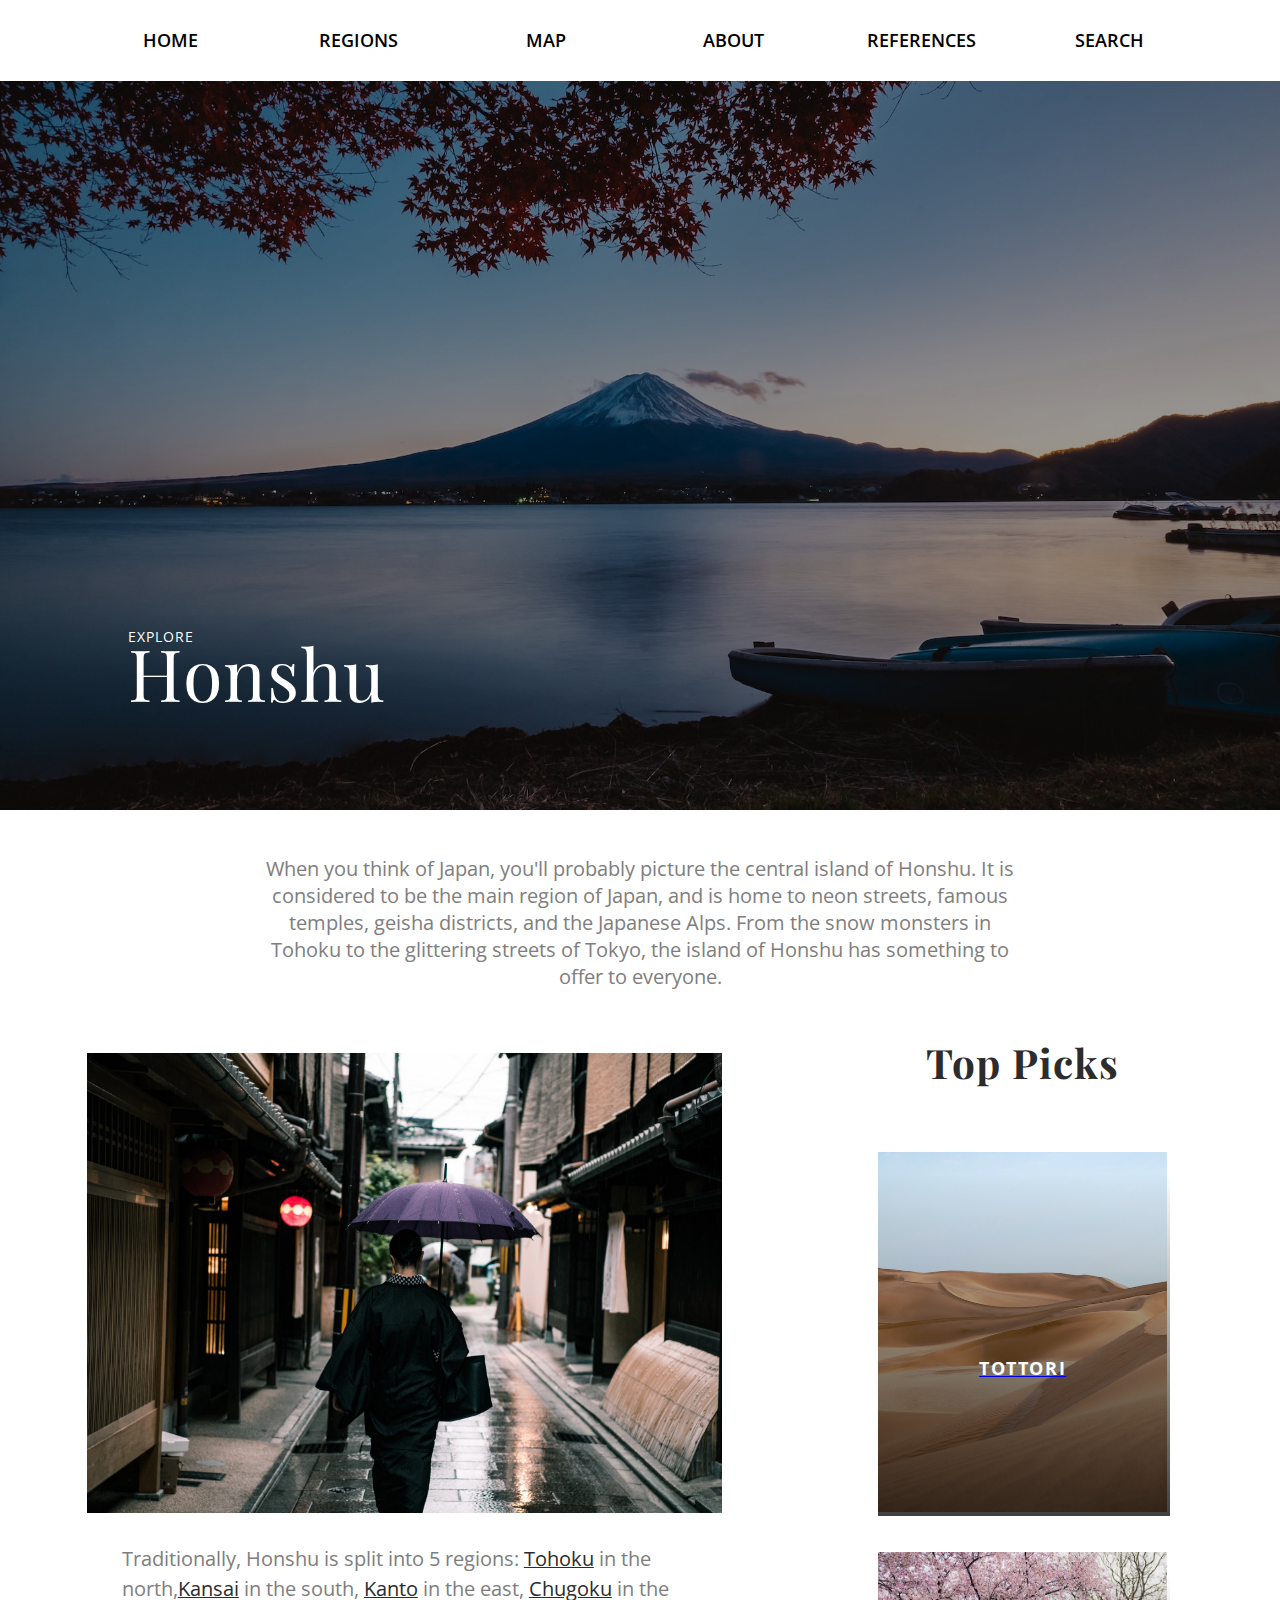
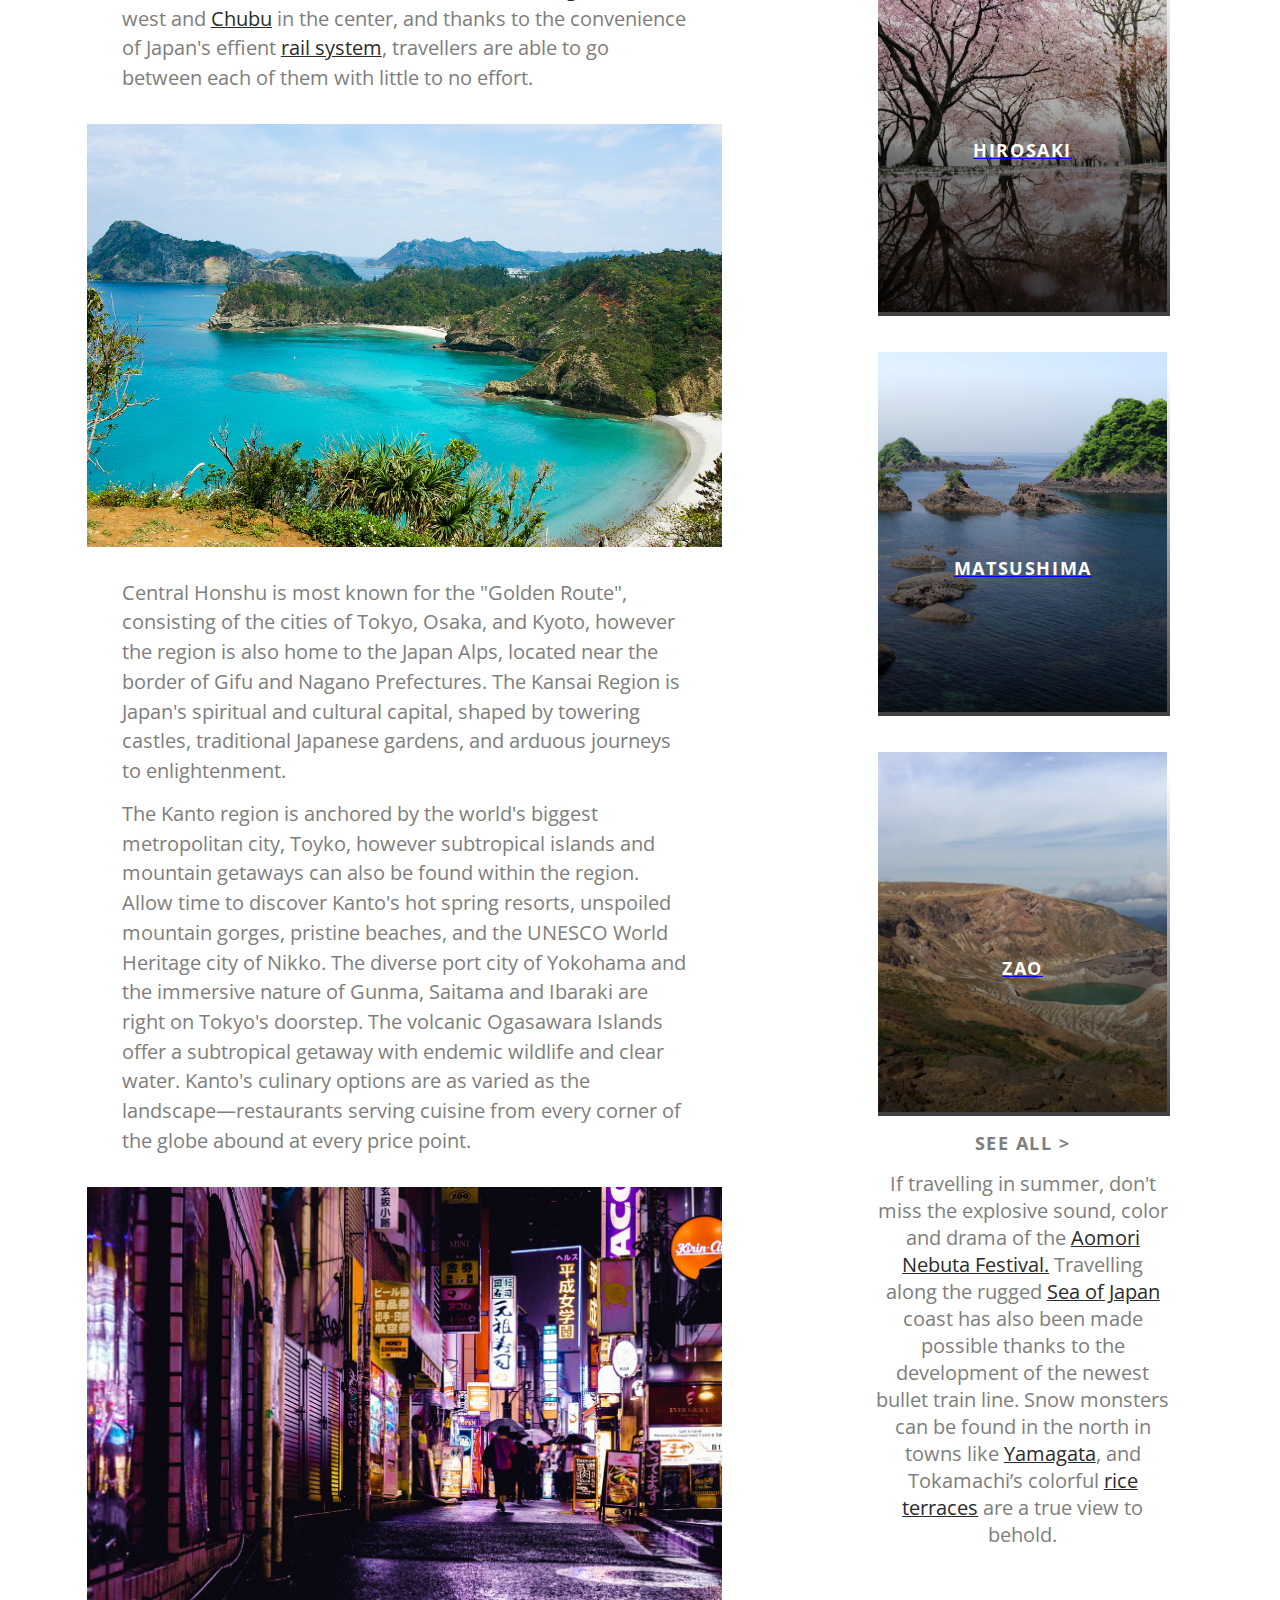
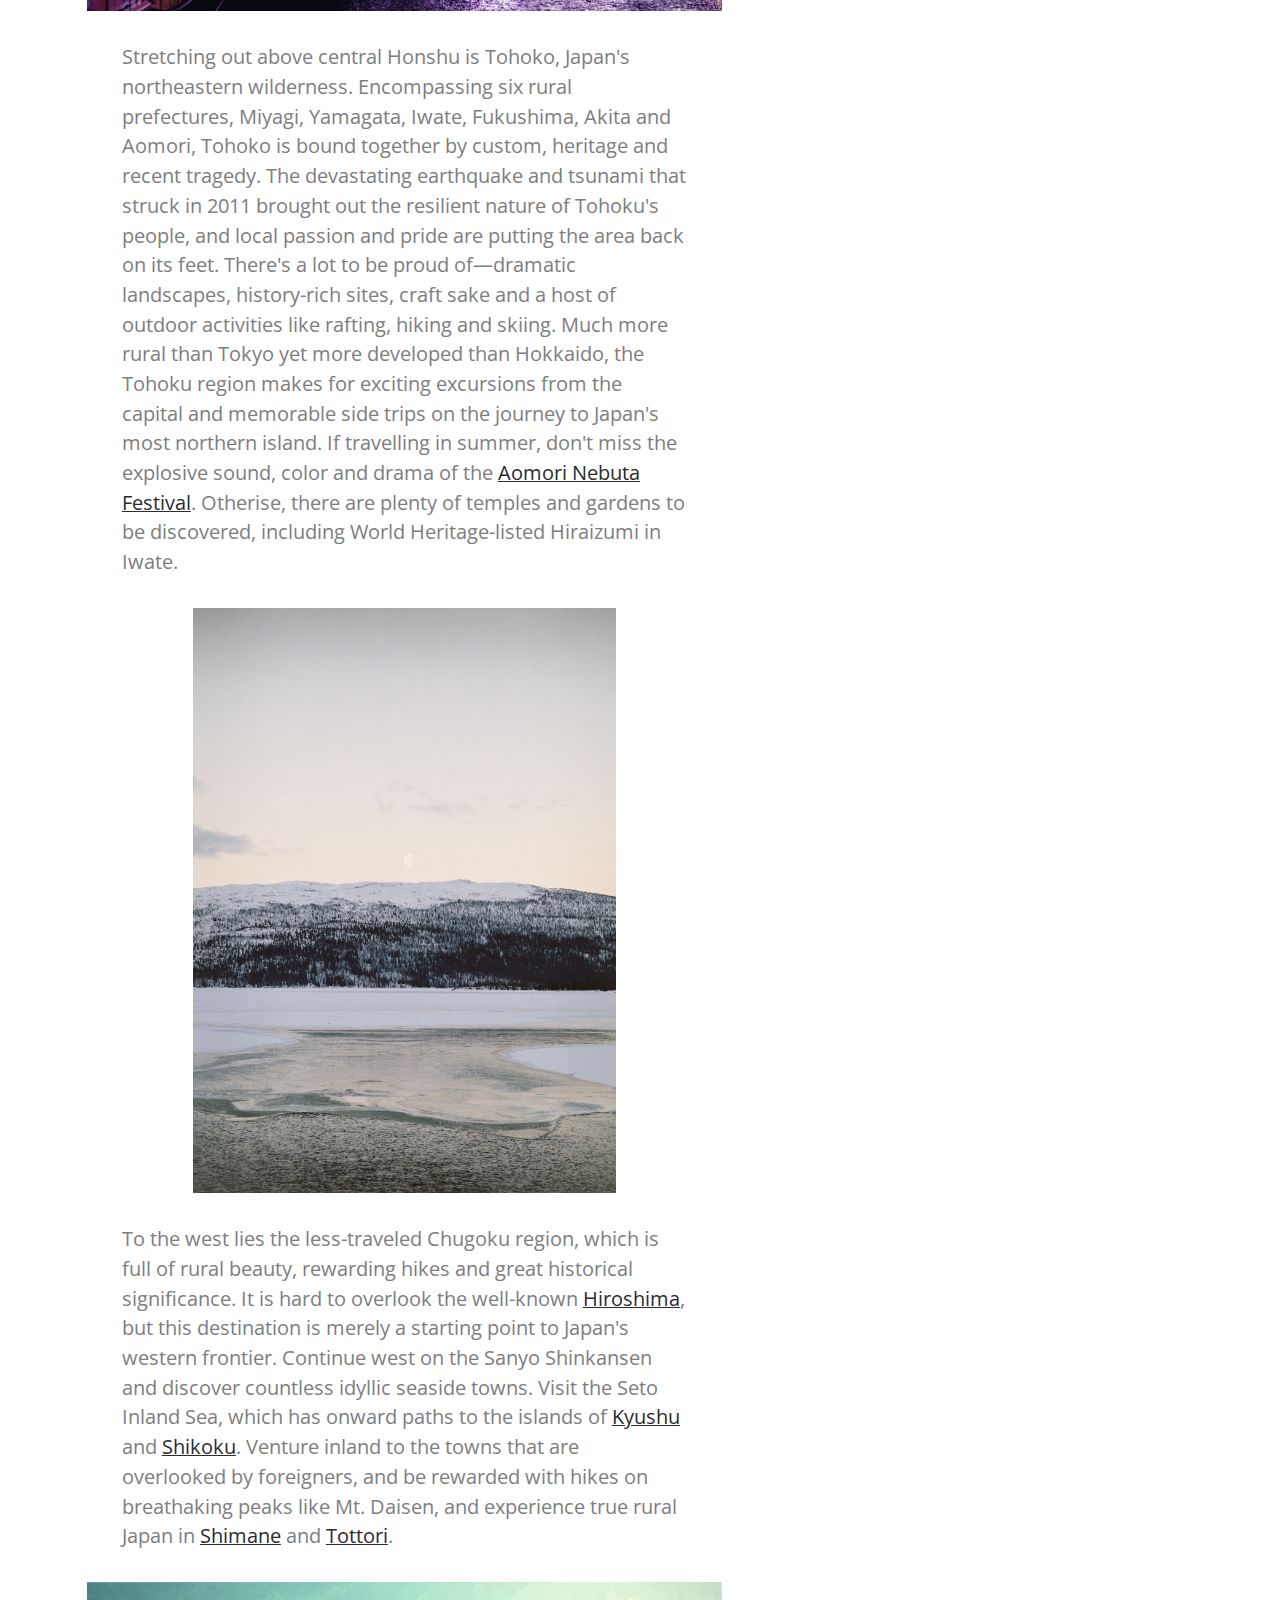
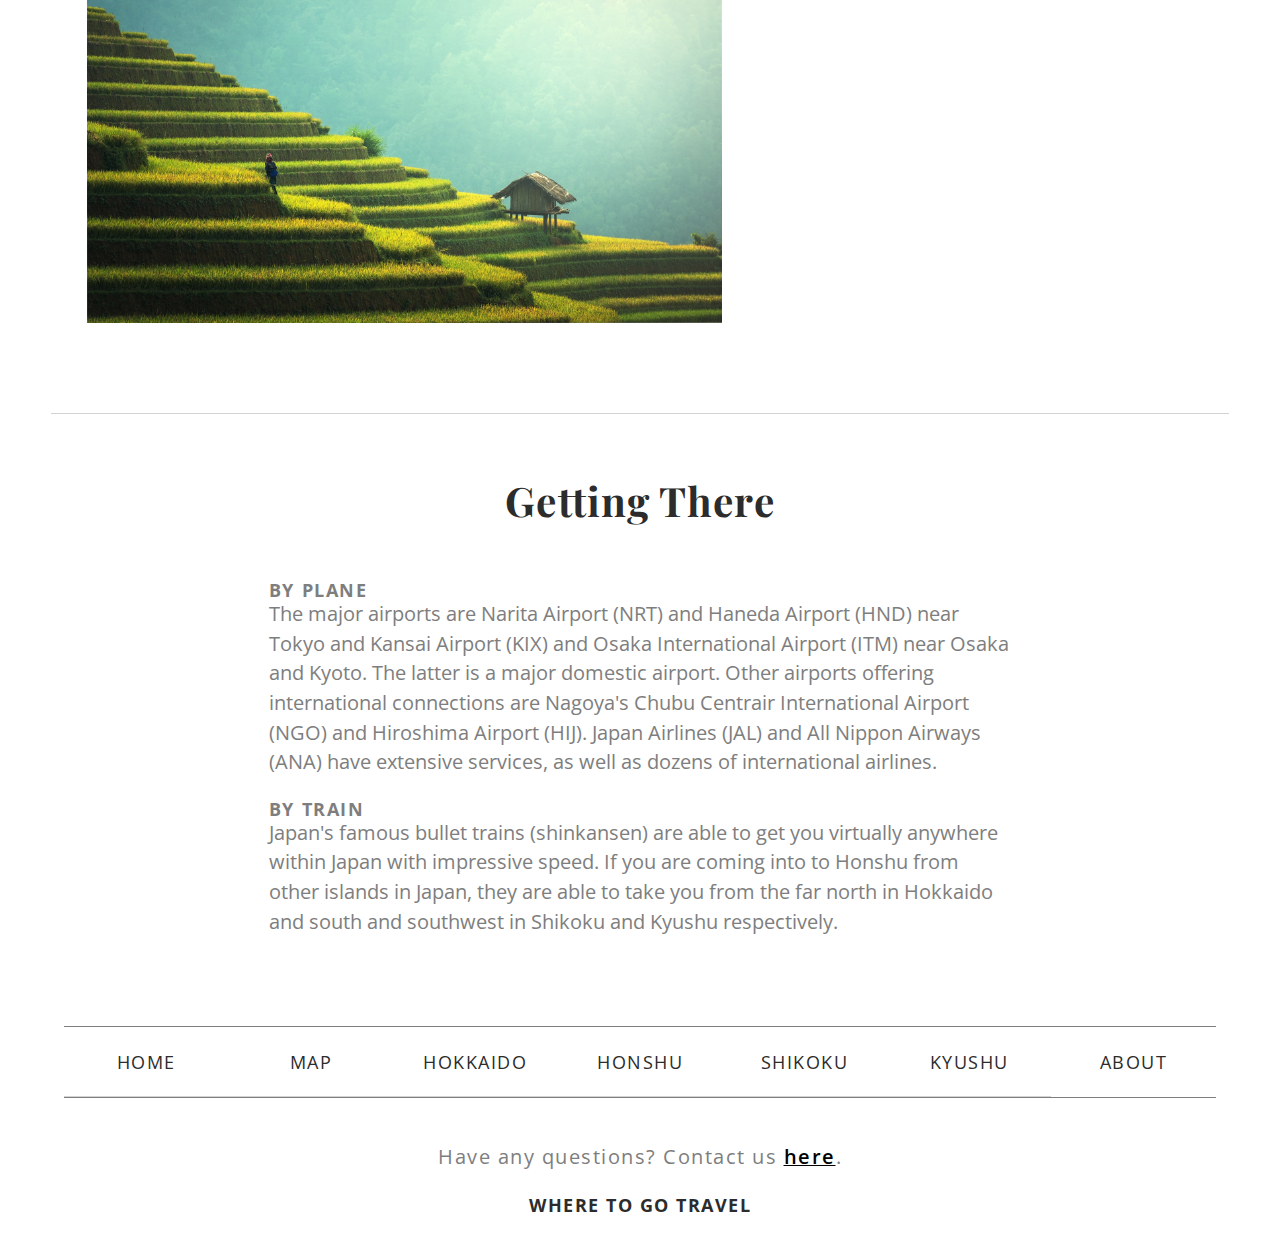
<file: html/honshu.html>
<!DOCTYPE html>
<html lang="en">

<head>
    <meta charset="utf-8">
    <meta name="viewport" content="width=device-width, initial-scale=1.0">

    <title>Honshu, Japan</title>


    <link href="https://fonts.googleapis.com/css?family=Open+Sans:400,600,700%7CPlayfair+Display:400,700" rel="stylesheet">

    <link rel="stylesheet" type="text/css" href="../css/mobile.css" />
    <link rel="stylesheet" type="text/css" href="../css/wide.css" media="only screen and (min-width: 480px)">
    <link rel="stylesheet" href="https://maxcdn.bootstrapcdn.com/font-awesome/4.4.0/css/font-awesome.min.css">
</head>


<body>
    <div id="masthead" class="region visit-honshu">

        <nav id="header">
                <ul>
                    <li><a href="index.html">Home</a></li>
                    <li class="hide-me">
                        <div class="dropdown-top">
                            <label for="top-drop-nav" class="toggle">Menu</label>
                            <input type="checkbox" id="top-drop-nav">
                            <ul class="drop-1">
                                <li>
                                    <div class="drop-menu-2">
                                        <label for="top-drop-nav-2" class="toggle">Explore Regions</label>
                                        <input type="checkbox" id="top-drop-nav-2">
                                        
                                        <ul class="drop-2">
                                        
                                            <li><a href="hokkaido.html">Hokkaido</a></li>
                                            <li><a href="honshu.html">Honshu</a></li>
                                            <li><a href="#">Shikoku</a></li>
                                            <li><a href="kyushu.html">Kyushu</a></li>
                                        </ul>
                                    </div>
                                    
                                </li>
                                
                                <li><a href="map.html">Map</a></li>
                                <li><a href="about.html">About</a></li>
                                <li><a href="references.html">References</a></li>
                            </ul>
                        </div>
                    </li>
                    
                    <li class="regions-hover wide-only"><a href="#">Regions</a>
                        <ul class="hover-drop">
                            <li><a href="hokkaido.html">Hokkaido</a></li>
                            <li><a href="honshu.html" class="active">Honshu</a></li>
                            <li><a href="#">Shikoku</a></li>
                            <li><a href="kyushu.html">Kyushu</a></li>
                        </ul>
                    </li>
                    <li class="wide-only"><a href="map.html">Map</a></li>
                    <li class="wide-only"><a href="about.html">About</a></li>
                    <li class="wide-only"><a href="references.html">References</a></li>
                    <li><a href="#">Search</a></li>
                </ul>
                
            </nav>

        <div id="overlay">
            <h2>Explore</h2>
            <h1>Honshu</h1>
        </div>

    </div>

    <main>

        <p class="intro sandwich">
            When you think of Japan, you'll probably picture the central island of Honshu. It is considered to be the main region of Japan, and is home to neon streets, famous temples, geisha districts, and the Japanese Alps. From the snow monsters in Tohoku to the glittering streets of Tokyo, the island of Honshu has something to offer to everyone.


        </p>

        <div class="center">

            <div class="article-main">


                <img class="landscape" src="../images/honshukimono.jpeg" alt="Girl in kimono">


                <p>
                    Traditionally, Honshu is split into 5 regions: <a href="#">Tohoku</a> in the north,<a href="#">Kansai</a> in the south, <a href="#">Kanto</a> in the east, <a href="#">Chugoku</a> in the west and <a href="#">Chubu</a> in the center, and thanks to the convenience of Japan's effient <a href="#">rail system</a>, travellers are able to go between each of them with little to no effort.
                </p>


                <img class="landscape" src="../images/honshuogasawara.jpg" alt="Ogasawara beach in Japan">

                <p>
                    Central Honshu is most known for the "Golden Route", consisting of the cities of Tokyo, Osaka, and Kyoto, however the region is also home to the Japan Alps, located near the border of Gifu and Nagano Prefectures. The Kansai Region is Japan's spiritual and cultural capital, shaped by towering castles, traditional Japanese gardens, and arduous journeys to enlightenment.
                </p>

                <p>
                    The Kanto region is anchored by the world's biggest metropolitan city, Toyko, however subtropical islands and mountain getaways can also be found within the region. Allow time to discover Kanto's hot spring resorts, unspoiled mountain gorges, pristine beaches, and the UNESCO World Heritage city of Nikko. The diverse port city of Yokohama and the immersive nature of Gunma, Saitama and Ibaraki are right on Tokyo's doorstep. The volcanic Ogasawara Islands offer a subtropical getaway with endemic wildlife and clear water. Kanto's culinary options are as varied as the landscape—restaurants serving cuisine from every corner of the globe abound at every price point.

                </p>

                <img class="landscape" src="../images/honshutokyo.jpeg" alt="Tokyo street">

                <p>
                    Stretching out above central Honshu is Tohoko, Japan's northeastern wilderness. Encompassing six rural prefectures, Miyagi, Yamagata, Iwate, Fukushima, Akita and Aomori, Tohoko is bound together by custom, heritage and recent tragedy. The devastating earthquake and tsunami that struck in 2011 brought out the resilient nature of Tohoku's people, and local passion and pride are putting the area back on its feet. There's a lot to be proud of—dramatic landscapes, history-rich sites, craft sake and a host of outdoor activities like rafting, hiking and skiing. Much more rural than Tokyo yet more developed than Hokkaido, the Tohoku region makes for exciting excursions from the capital and memorable side trips on the journey to Japan's most northern island. If travelling in summer, don't miss the explosive sound, color and drama of the <a href="#">Aomori Nebuta Festival</a>. Otherise, there are plenty of temples and gardens to be discovered, including World Heritage-listed Hiraizumi in Iwate.
                </p>


                <img class="portrait" src="../images/honshulake.jpg" alt="Frozen lake">




                <p>
                    To the west lies the less-traveled Chugoku region, which is full of rural beauty, rewarding hikes and great historical significance. It is hard to overlook the well-known <a href="#">Hiroshima</a>, but this destination is merely a starting point to Japan's western frontier. Continue west on the Sanyo Shinkansen and discover countless idyllic seaside towns. Visit the Seto Inland Sea, which has onward paths to the islands of <a href="kyushu.html">Kyushu</a> and <a href="#">Shikoku</a>. Venture inland to the towns that are overlooked by foreigners, and be rewarded with hikes on breathaking peaks like Mt. Daisen, and experience true rural Japan in <a href="#">Shimane</a> and <a href="#">Tottori</a>.

                </p>

                <img src="../images/farm.jpeg" alt="Rice terrace" class="landscape">


            </div>

            <div class="top-picks">
                <h1>Top Picks</h1>
                <ul>
                    <li><a href="#">
                            <div class="gradient">
                                <div class="gradient-text">
                                    <h2 class="size-down">Tottori</h2>
                                </div><img src="../images/honshutottori.jpg" alt="sand dunes">
                            </div>
                        </a></li>

                    <li><a href="#">
                            <div class="gradient">
                                <div class="gradient-text">
                                    <h2>Hirosaki</h2>
                                </div><img src="../images/honshuhirosaki.jpg" alt="cherry blossoms">
                            </div>
                        </a></li>

                    <li><a href="#">
                            <div class="gradient">
                                <div class="gradient-text">
                                    <h2 class="size-down">Matsushima</h2>
                                </div><img src="../images/honshumatsushima.jpg" alt="coastal beach">
                            </div>
                        </a></li>

                    <li><a href="#">
                            <div class="gradient">
                                <div class="gradient-text">
                                    <h2 class="size-down">Zao</h2>
                                </div><img src="../images/honshuzao.jpg" alt="valley">
                            </div>
                        </a></li>
                </ul>

                <h2 class="see-all"><a href="#">See All ></a></h2>
                
                <div class="top-picks-extras">
                    <p>
                        If travelling in summer, don't miss the explosive sound, color and drama of the <a href="#">Aomori Nebuta Festival.</a> Travelling along the rugged <a href="#">Sea of Japan</a> coast has also been made possible thanks to the development of the newest bullet train line. Snow monsters can be found in the north in towns like <a href="#">Yamagata</a>, and Tokamachi’s colorful <a href="#">rice terraces</a> are a true view to behold.
                    </p>
                </div>

            </div>

        </div>

        <div class="getting-there-container sandwich-bottom">
            <h1>Getting There</h1>
            <h2>By plane</h2>
            <p>
                The major airports are Narita Airport (NRT) and Haneda Airport (HND) near Tokyo and Kansai Airport (KIX) and Osaka International Airport (ITM) near Osaka and Kyoto. The latter is a major domestic airport.

                Other airports offering international connections are Nagoya's Chubu Centrair International Airport (NGO) and Hiroshima Airport (HIJ). Japan Airlines (JAL) and All Nippon Airways (ANA) have extensive services, as well as dozens of international airlines.
            </p>

            <h2 class="getting-there">By train</h2>
            <p>
                Japan's famous bullet trains (shinkansen) are able to get you virtually anywhere within Japan with impressive speed. If you are coming into to Honshu from other islands in Japan, they are able to take you from the far north in Hokkaido and south and southwest in Shikoku and Kyushu respectively.
            </p>

        </div>




    </main>


    <footer>
        <nav id="bottom">
            <ul>
                <li><a href="index.html">Home</a></li>
                <li><a href="map.html">Map</a></li>
                
                <li class="hide-me">
                    <div class="dropdown-bottom">
                        <label for="dropdown" class="toggle">Explore Regions</label>
                        <input type="checkbox" id="dropdown" />
                        <ul class="ul-drop">
                            <li><a href="hokkaido.html">Hokkaido</a></li>
                            <li><a href="honshu.html">Honshu</a></li>
                            <li><a href="#">Shikoku</a></li>
                            <li class="last"><a href="kyushu.html">Kyushu</a></li>
                        </ul>
                    </div>
                </li>
                
                
                <li class="wide-only"><a href="hokkaido.html">Hokkaido</a></li>
                <li class="wide-only"><a href="honshu.html">Honshu</a></li>
                <li class="wide-only"><a href="#">Shikoku</a></li>
                <li class="wide-only"><a href="kyushu.html">Kyushu</a></li>
                <li class="last"><a href="about.html">About</a></li>
            </ul>
            
            <p class="contact">Have any questions? Contact us <a href="#">here</a>.</p>
            <div id="bottom-logo">WHERE TO GO TRAVEL</div>

        </nav>

    </footer>

</body>





</html>
</file>
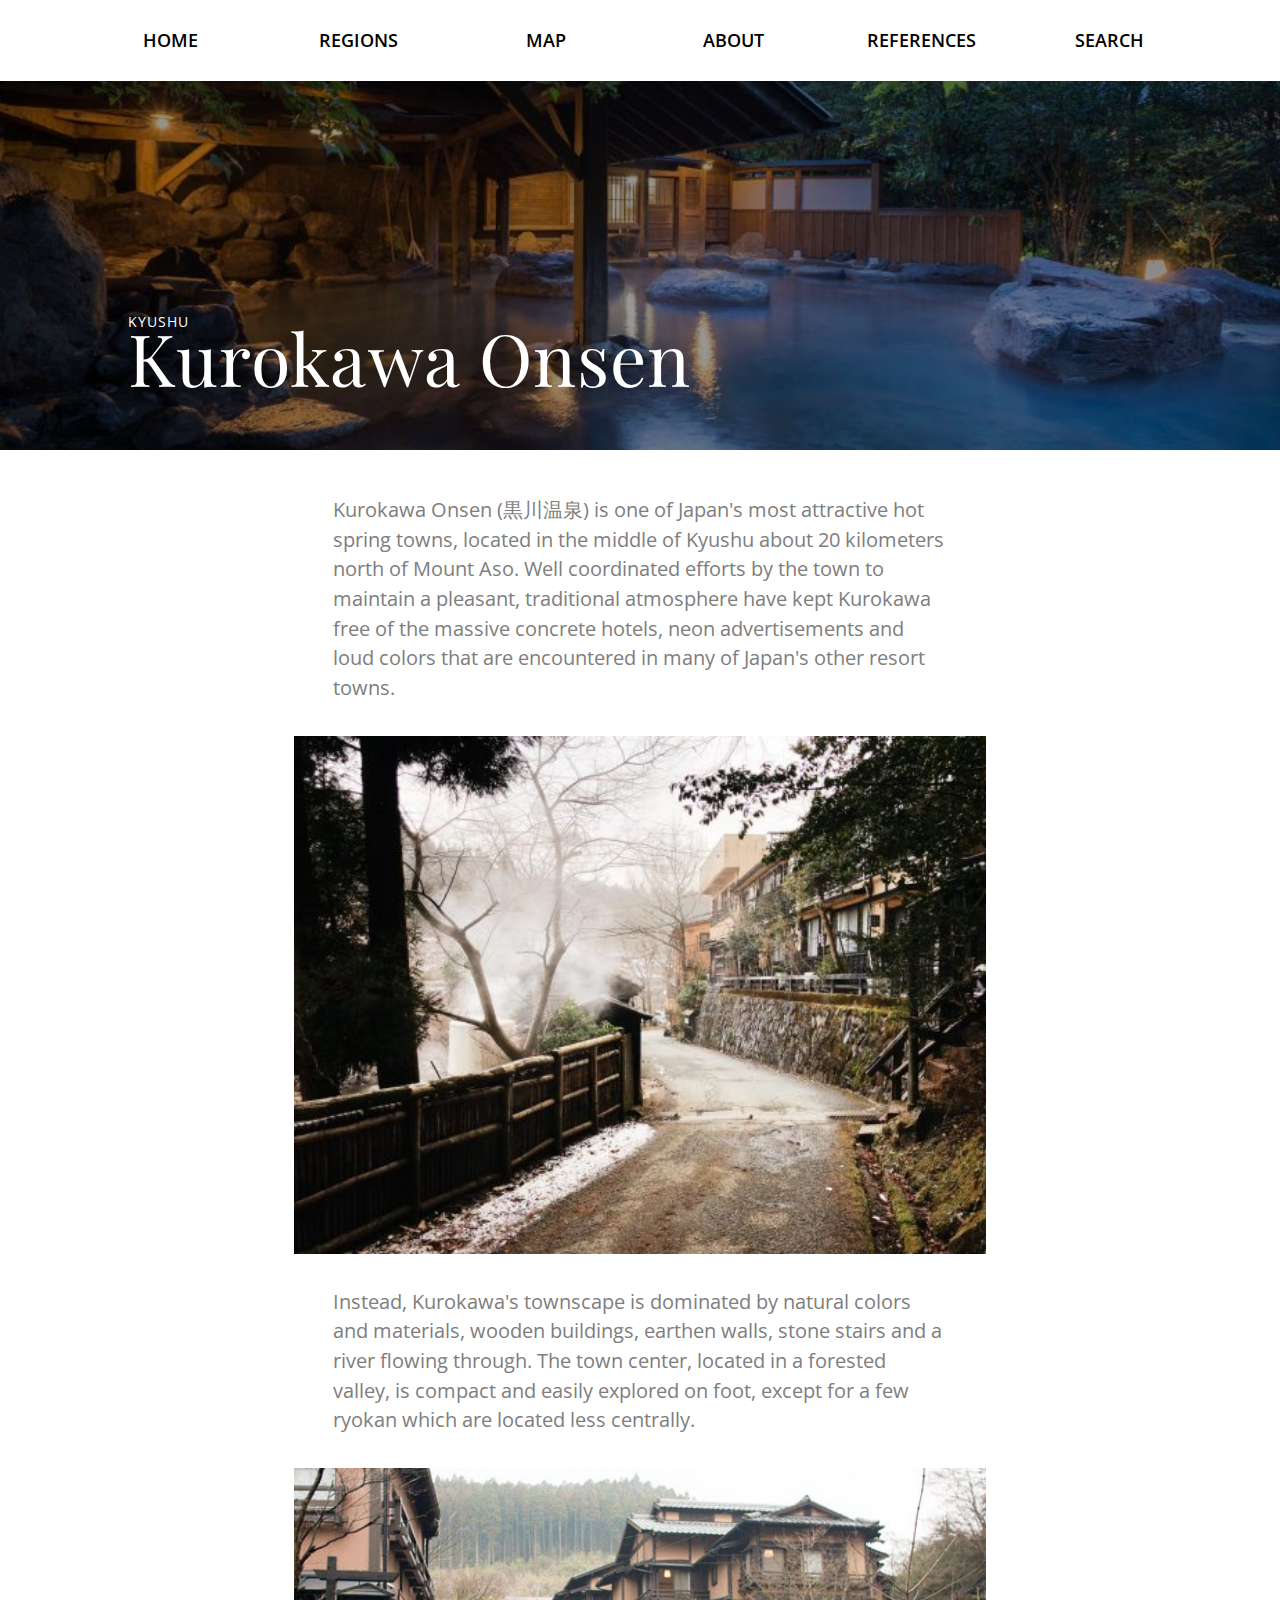
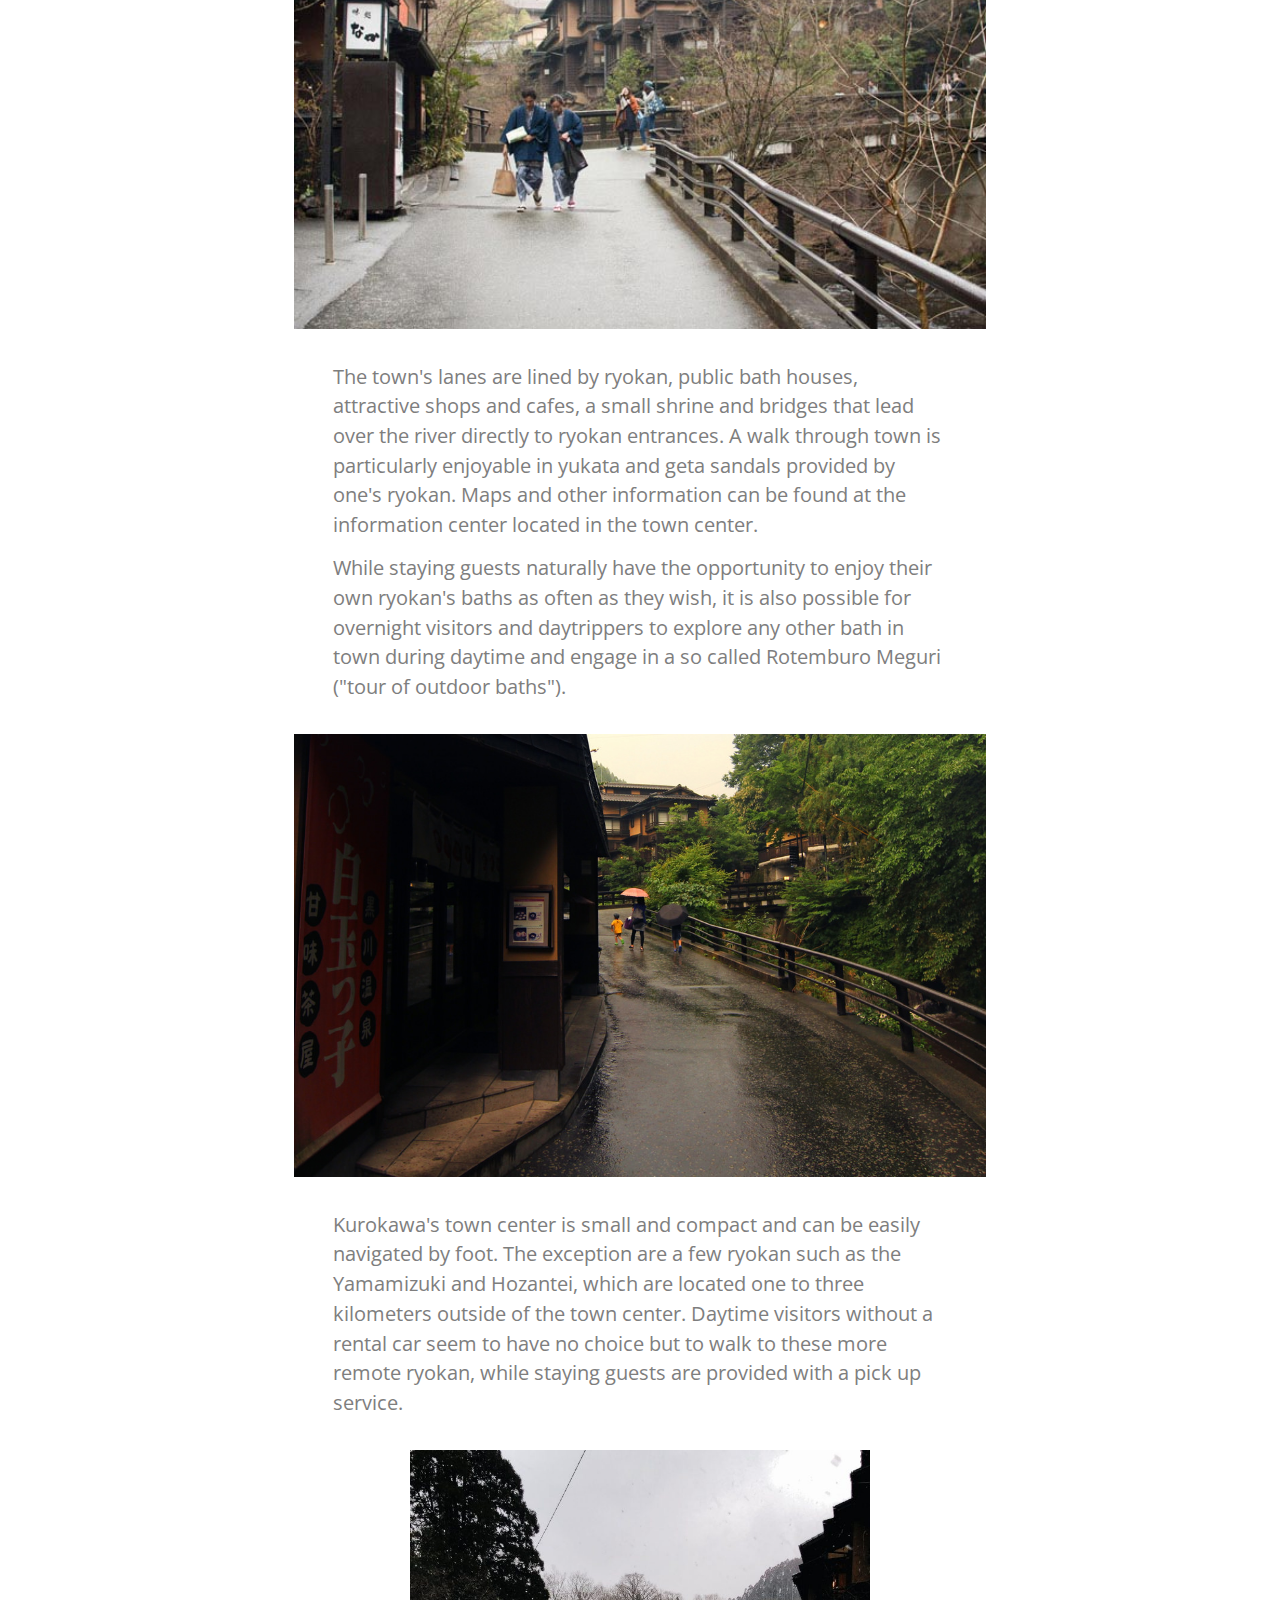
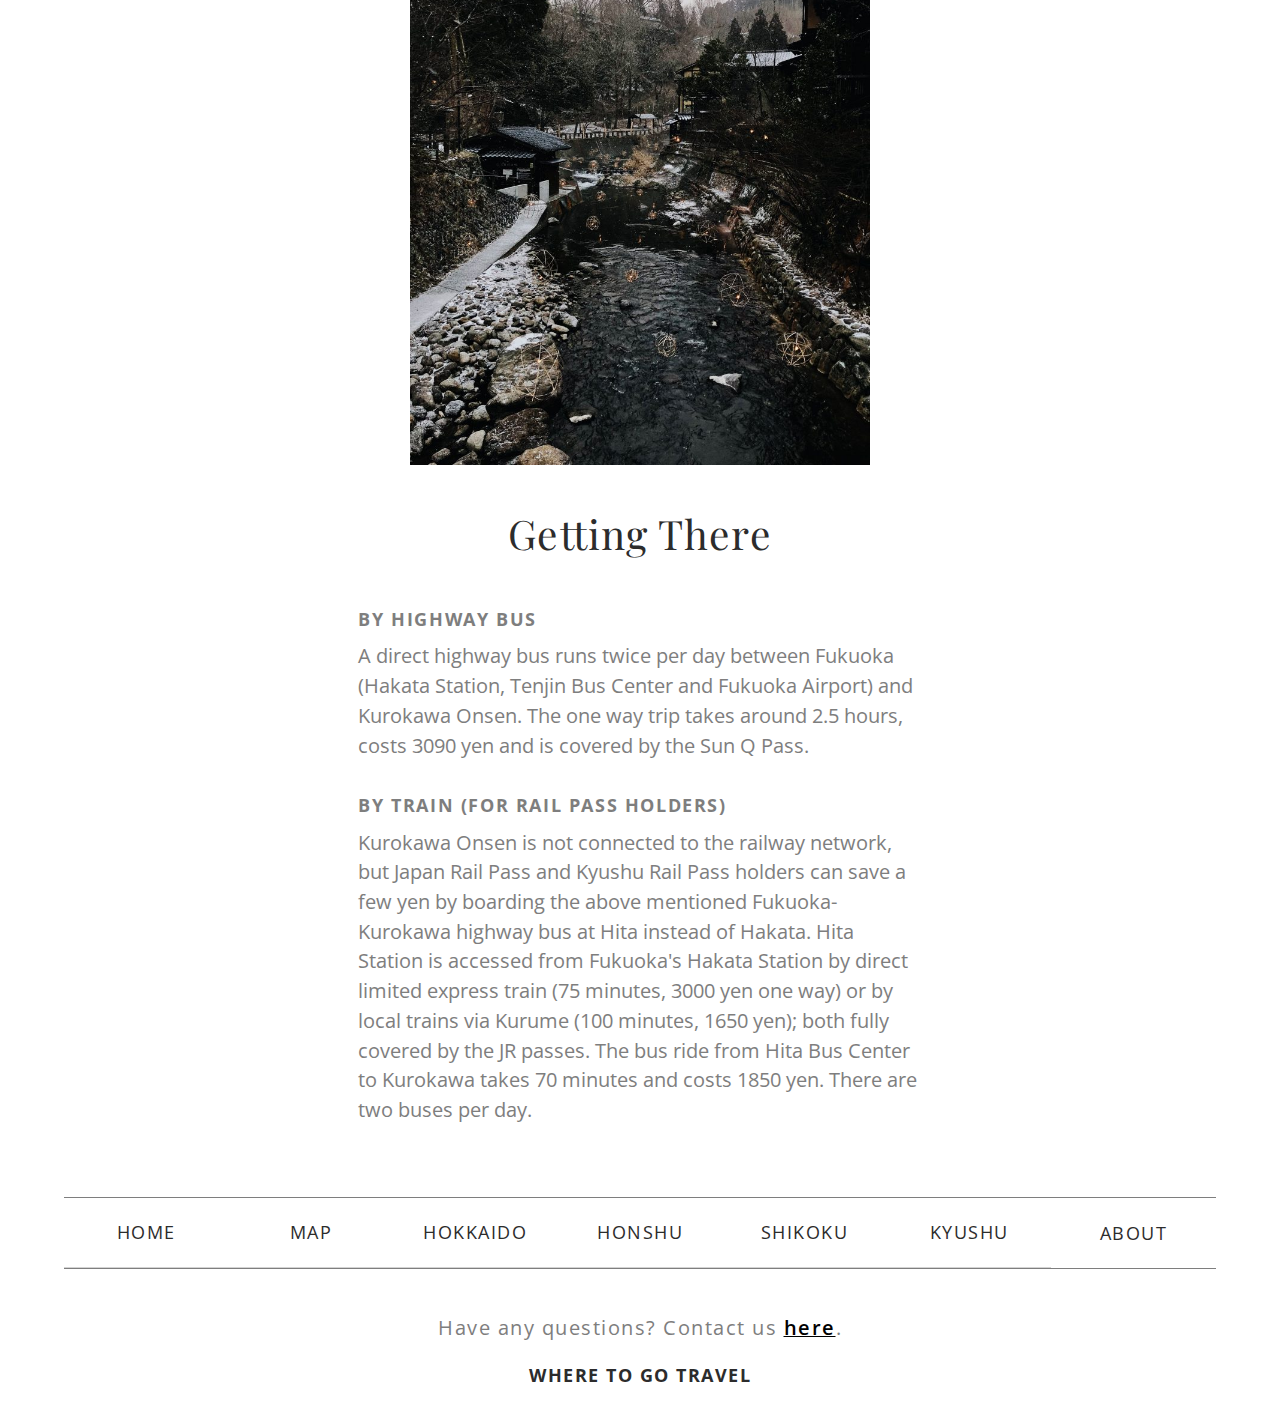
<file: html/kurokawaonsen.html>
<!DOCTYPE html>
<html lang="en">
    
    <head>
        <meta charset="utf-8">
        <meta name="viewport" content="width=device-width, initial-scale=1.0">

        <title>Kurukawa Onsen</title>


        <link href="https://fonts.googleapis.com/css?family=Open+Sans:400,600,700%7CPlayfair+Display:400,700" rel="stylesheet">

        <link rel="stylesheet" type="text/css" href="../css/mobile.css" />
        <link rel="stylesheet" type="text/css" href="../css/wide.css" media="only screen and (min-width: 480px)">
        <link rel="stylesheet" href="https://maxcdn.bootstrapcdn.com/font-awesome/4.4.0/css/font-awesome.min.css">
        <link rel="stylesheet" href="https://use.fontawesome.com/releases/v5.4.2/css/all.css" integrity="sha384-/rXc/GQVaYpyDdyxK+ecHPVYJSN9bmVFBvjA/9eOB+pb3F2w2N6fc5qB9Ew5yIns" crossorigin="anonymous">

    </head>


<body>
    <div id="masthead" class="individual-masthead kurokawa-onsen">

            <nav id="header">
                <ul>
                    <li><a href="index.html">Home</a></li>
                    <li class="hide-me">
                        <div class="dropdown-top">
                            <label for="top-drop-nav" class="toggle">Menu</label>
                            <input type="checkbox" id="top-drop-nav">
                            <ul class="drop-1">
                                <li>
                                    <div class="drop-menu-2">
                                        <label for="top-drop-nav-2" class="toggle">Explore Regions</label>
                                        <input type="checkbox" id="top-drop-nav-2">
                                        
                                        <ul class="drop-2">
                                        
                                            <li><a href="hokkaido.html">Hokkaido</a></li>
                                            <li><a href="honshu.html">Honshu</a></li>
                                            <li><a href="#">Shikoku</a></li>
                                            <li><a href="kyushu.html">Kyushu</a></li>
                                        </ul>
                                    </div>
                                    
                                </li>
                                
                                <li><a href="map.html">Map</a></li>
                                <li><a href="about.html">About</a></li>
                                <li><a href="references.html">References</a></li>
                            </ul>
                        </div>
                    </li>
                    
                    <li class="regions-hover wide-only"><a href="#">Regions</a>
                        <ul class="hover-drop">
                            <li><a href="hokkaido.html">Hokkaido</a></li>
                            <li><a href="honshu.html">Honshu</a></li>
                            <li><a href="#">Shikoku</a></li>
                            <li><a href="kyushu.html">Kyushu</a></li>
                        </ul>
                    </li>
                    <li class="wide-only"><a href="map.html">Map</a></li>
                    <li class="wide-only"><a href="about.html">About</a></li>
                    <li class="wide-only"><a href="references.html">References</a></li>
                    <li><a href="#">Search</a></li>
                </ul>
                
            </nav>

        <div id="overlay">
            <h2>Kyushu</h2>
            <h1>Kurokawa Onsen</h1>
        </div>

    </div>

    <main>

        <div class="article-main individual">
            <p class="intro">
                Kurokawa Onsen (黒川温泉) is one of Japan's most attractive hot spring towns, located in the middle of Kyushu about 20 kilometers north of Mount Aso. Well coordinated efforts by the town to maintain a pleasant, traditional atmosphere have kept Kurokawa free of the massive concrete hotels, neon advertisements and loud colors that are encountered in many of Japan's other resort towns.
            </p>
            
            <img class="landscape" src="../images/kuropath.jpg" alt="Pathway">
            
            <p>
                Instead, Kurokawa's townscape is dominated by natural colors and materials, wooden buildings, earthen walls, stone stairs and a river flowing through. The town center, located in a forested valley, is compact and easily explored on foot, except for a few ryokan which are located less centrally.
            </p>
            
            <img class="landscape" src="../images/kuropeople.jpg" alt="People walking">

            
            <p>
                The town's lanes are lined by ryokan, public bath houses, attractive shops and cafes, a small shrine and bridges that lead over the river directly to ryokan entrances. A walk through town is particularly enjoyable in yukata and geta sandals provided by one's ryokan. Maps and other information can be found at the information center located in the town center.
            </p>
            
            <p>
                While staying guests naturally have the opportunity to enjoy their own ryokan's baths as often as they wish, it is also possible for overnight visitors and daytrippers to explore any other bath in town during daytime and engage in a so called Rotemburo Meguri ("tour of outdoor baths").
            </p>
            
            
            <img class="landscape" src="../images/kurofilm.jpg" alt="People walking with an umbrella">
            
            <p>
                Kurokawa's town center is small and compact and can be easily navigated by foot. The exception are a few ryokan such as the Yamamizuki and Hozantei, which are located one to three kilometers outside of the town center. Daytime visitors without a rental car seem to have no choice but to walk to these more remote ryokan, while staying guests are provided with a pick up service.
            </p>
            
            <img class="portrait" src="../images/kurooutdoor.jpg" alt="Floating lanterns in water stream">
            
            <div class="getting-there-container">
            <h1>Getting There</h1>
            <h2>By Highway Bus</h2>
            <p>
                A direct highway bus runs twice per day between Fukuoka (Hakata Station, Tenjin Bus Center and Fukuoka Airport) and Kurokawa Onsen. The one way trip takes around 2.5 hours, costs 3090 yen and is covered by the Sun Q Pass.
            </p>
            
            <h2 class="getting-there">By train (for rail pass holders)</h2>
            <p>Kurokawa Onsen is not connected to the railway network, but Japan Rail Pass and Kyushu Rail Pass holders can save a few yen by boarding the above mentioned Fukuoka-Kurokawa highway bus at Hita instead of Hakata. Hita Station is accessed from Fukuoka's Hakata Station by direct limited express train (75 minutes, 3000 yen one way) or by local trains via Kurume (100 minutes, 1650 yen); both fully covered by the JR passes. The bus ride from Hita Bus Center to Kurokawa takes 70 minutes and costs 1850 yen. There are two buses per day.
            </p>
                </div>
            
            
            
            
        </div>




    </main>


    <footer>
        <nav id="bottom">
            <ul>
                <li><a href="index.html">Home</a></li>
                <li><a href="map.html">Map</a></li>
                
                <li class="hide-me">
                    <div class="dropdown-bottom">
                        <label for="dropdown" class="toggle">Explore Regions</label>
                        <input type="checkbox" id="dropdown" />
                        <ul class="ul-drop">
                            <li><a href="hokkaido.html">Hokkaido</a></li>
                            <li><a href="honshu.html">Honshu</a></li>
                            <li><a href="#">Shikoku</a></li>
                            <li class="last"><a href="kyushu.html">Kyushu</a></li>
                        </ul>
                    </div>
                </li>
                
                
                <li class="wide-only"><a href="hokkaido.html">Hokkaido</a></li>
                <li class="wide-only"><a href="honshu.html">Honshu</a></li>
                <li class="wide-only"><a href="#">Shikoku</a></li>
                <li class="wide-only"><a href="kyushu.html">Kyushu</a></li>
                <li class="last"><a href="about.html">About</a></li>
            </ul>
            
            <p class="contact">Have any questions? Contact us <a href="#">here</a>.</p>
            <div id="bottom-logo">WHERE TO GO TRAVEL</div>

        </nav>

    </footer>

</body>
    




</html>
</file>
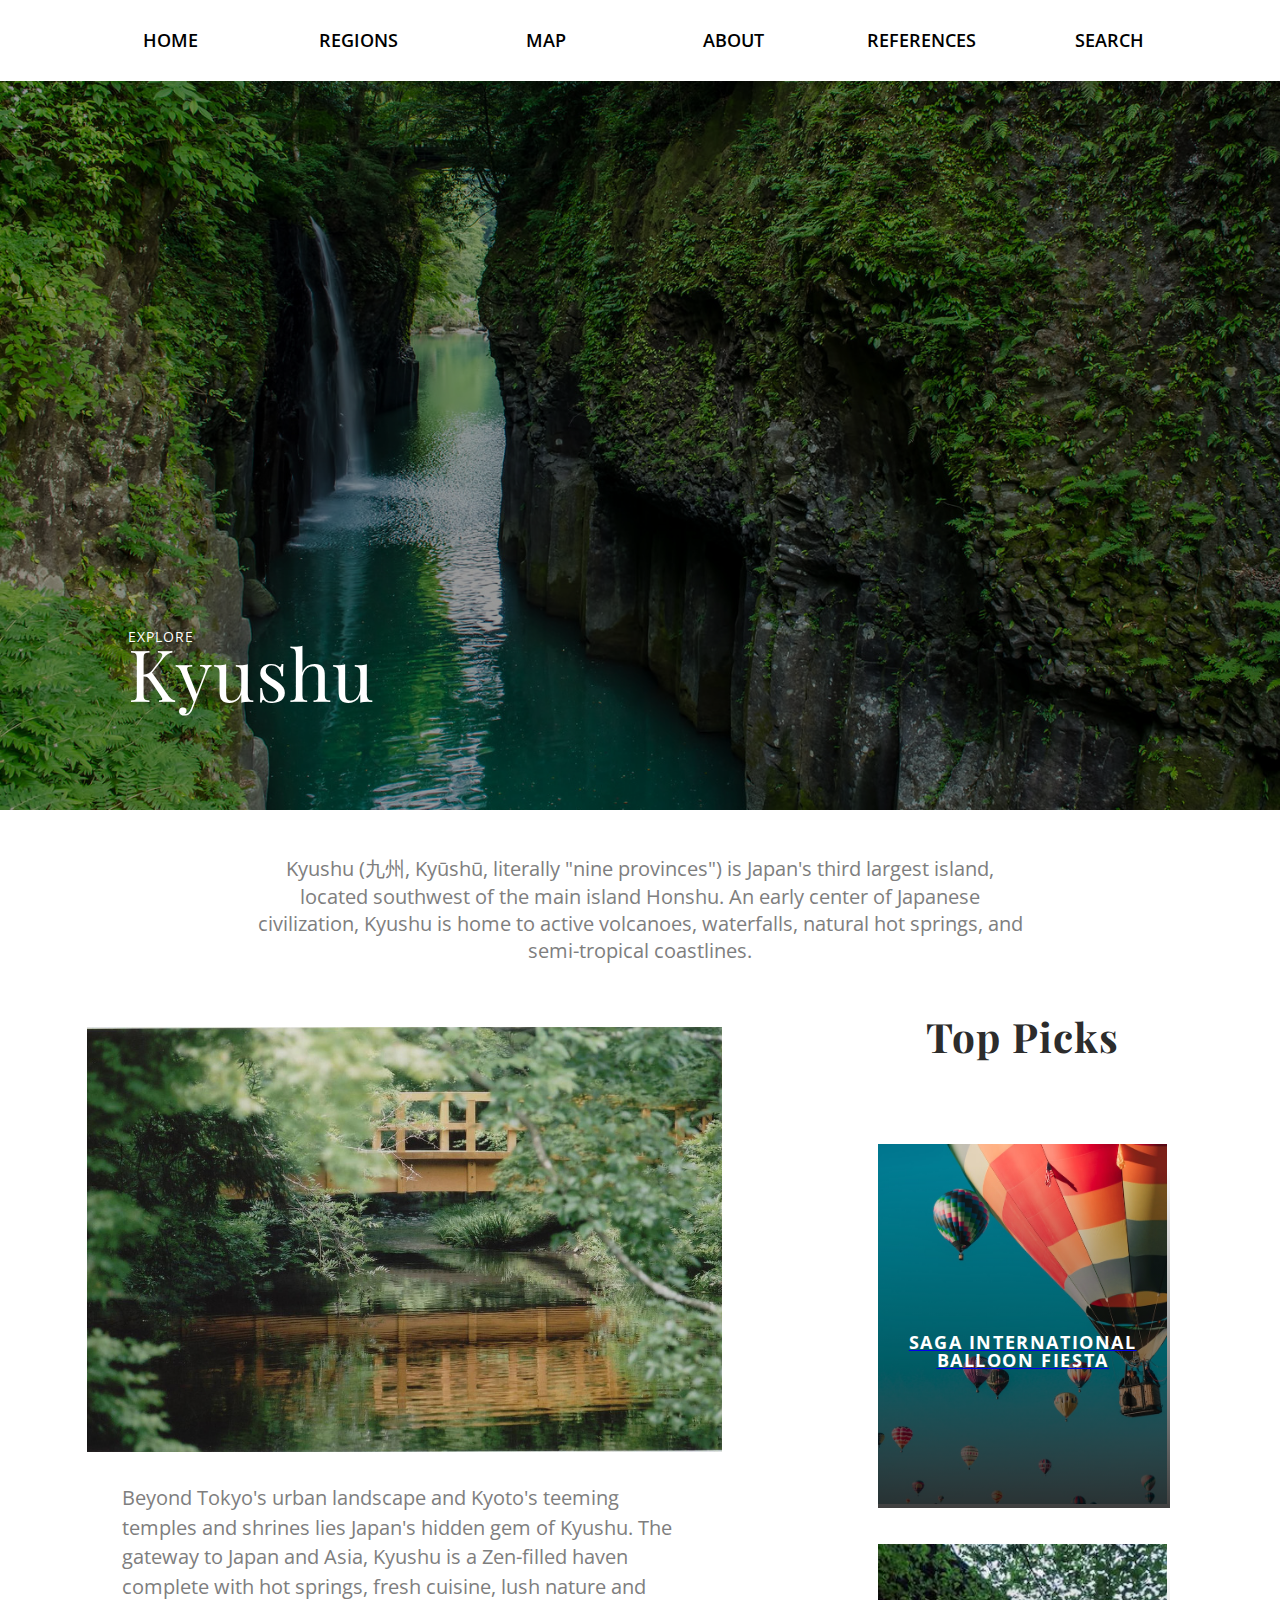
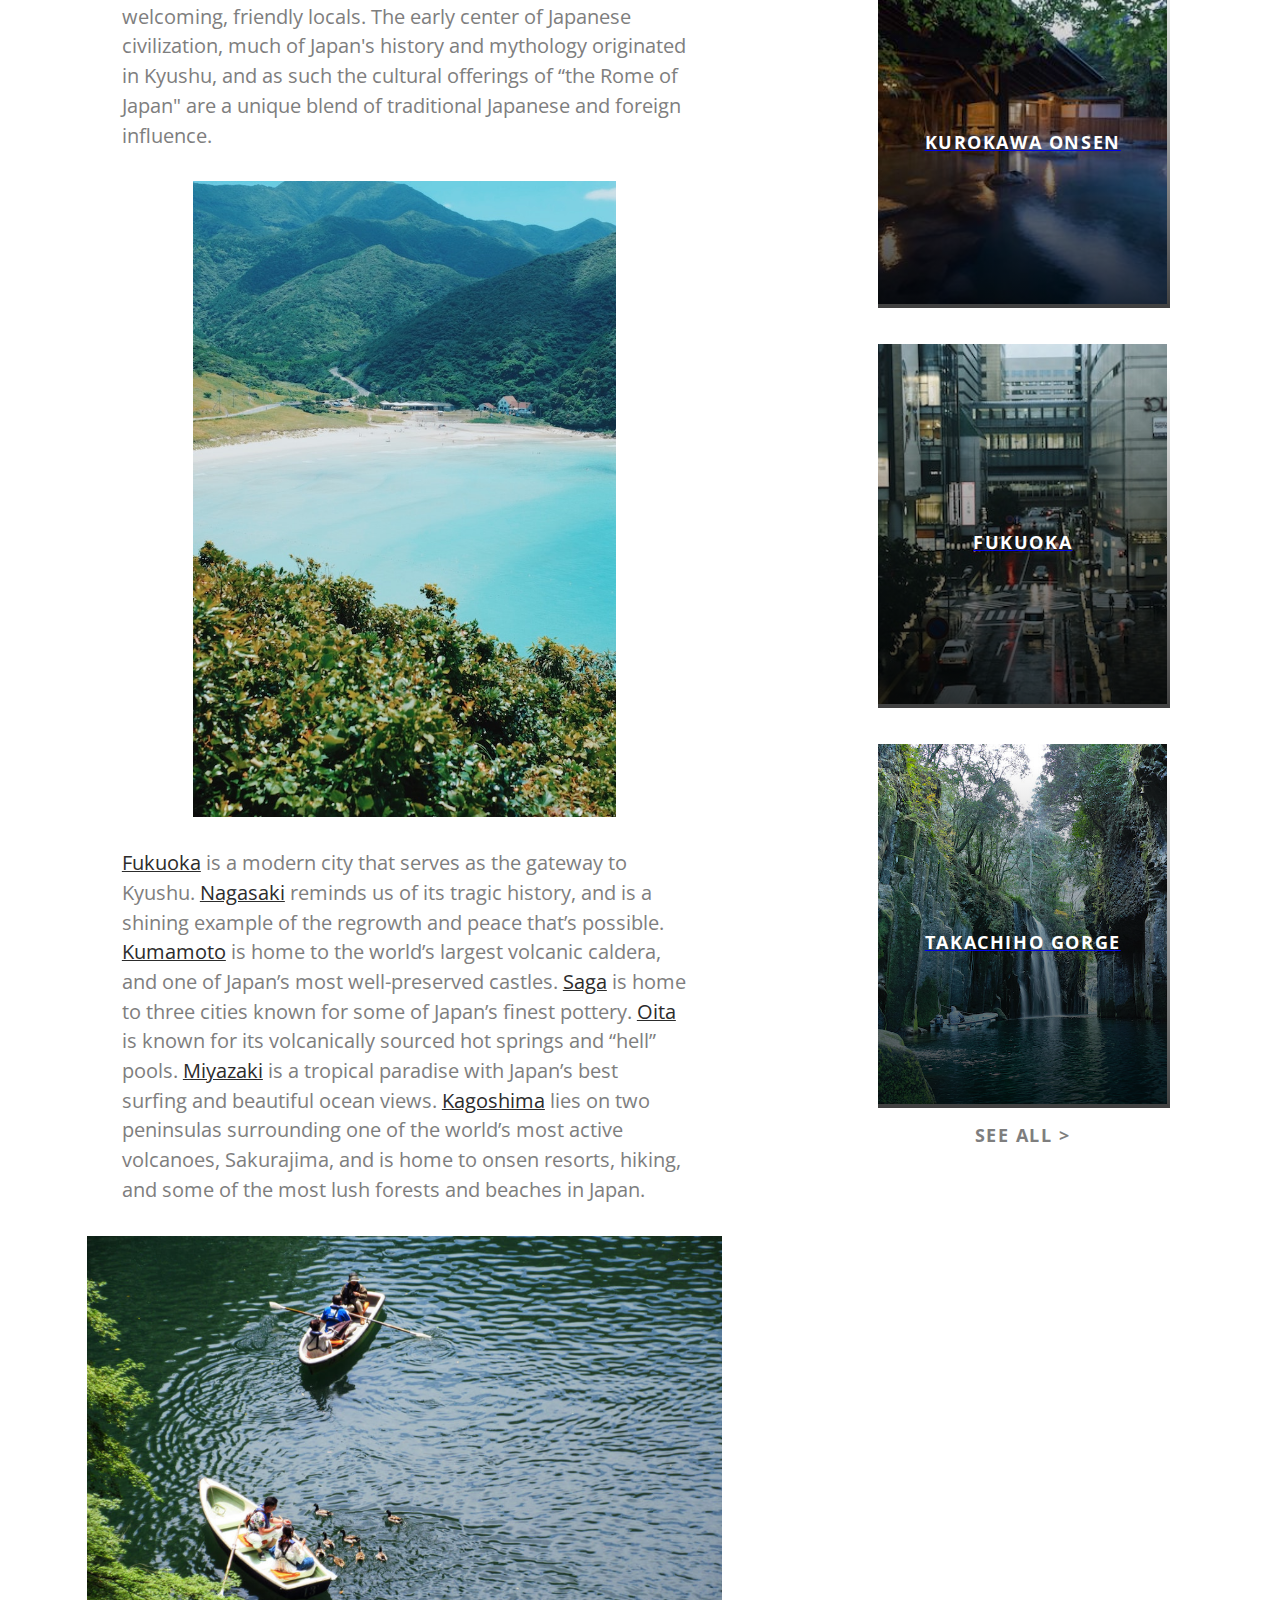
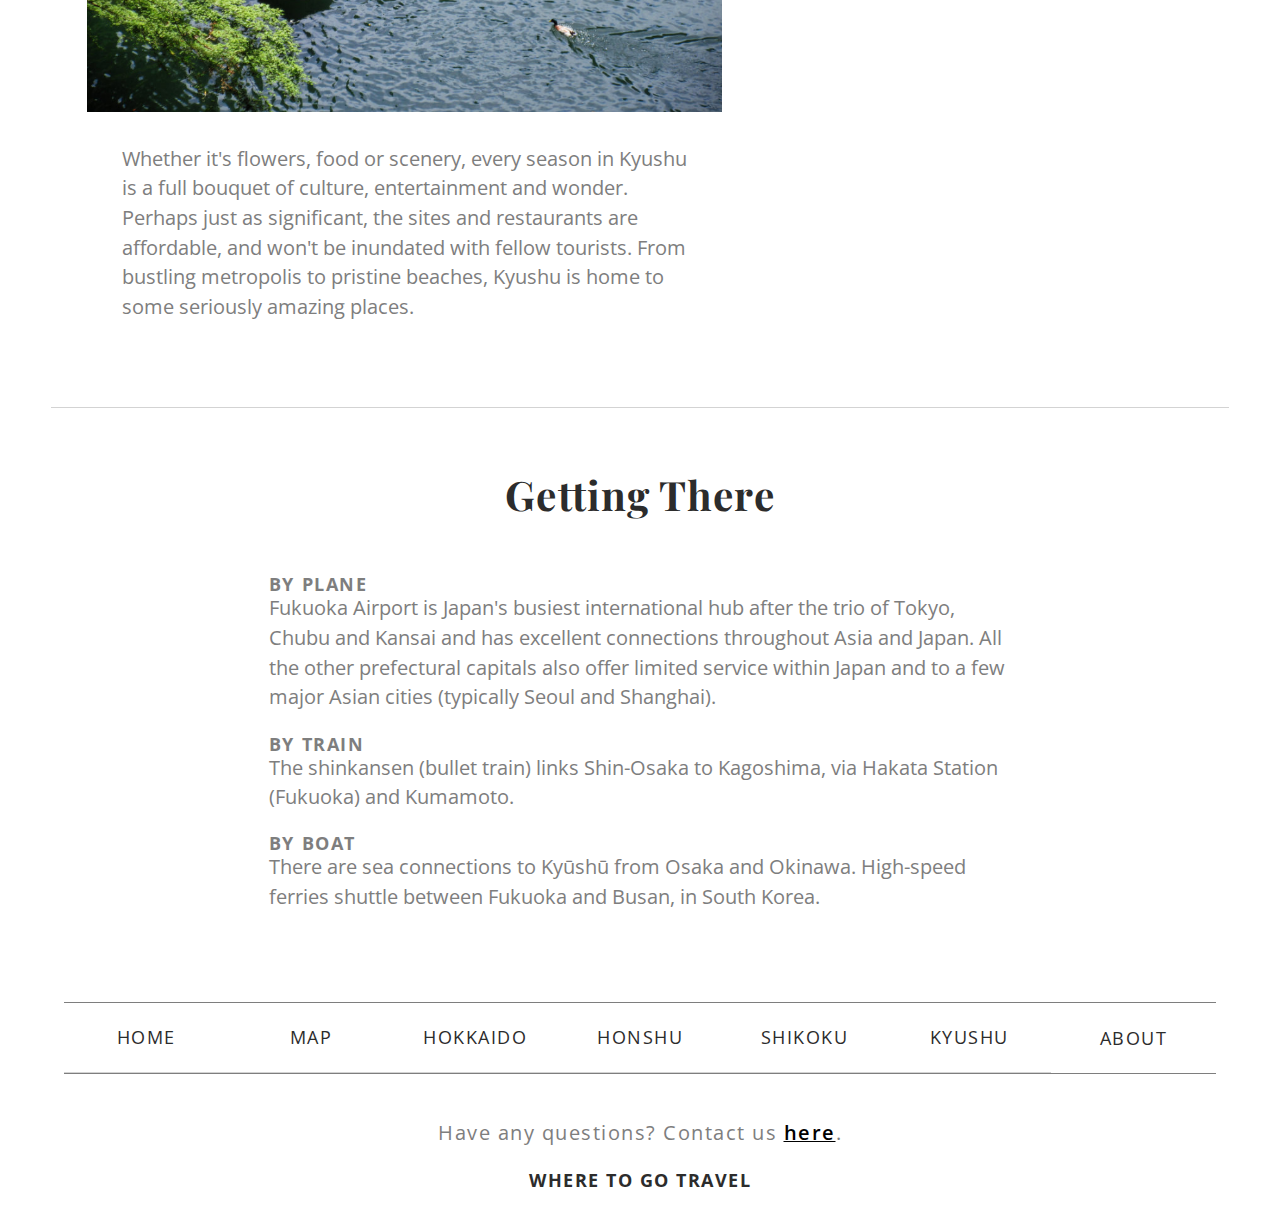
<file: html/kyushu.html>
<!DOCTYPE html>
<html lang="en">

<head>
    <meta charset="utf-8">
    <meta name="viewport" content="width=device-width, initial-scale=1.0">

    <title>Kyushu, Japan</title>


    <link href="https://fonts.googleapis.com/css?family=Open+Sans:400,600,700%7CPlayfair+Display:400,700" rel="stylesheet">

    <link rel="stylesheet" type="text/css" href="../css/mobile.css" />
    <link rel="stylesheet" type="text/css" href="../css/wide.css" media="only screen and (min-width: 480px)">
    <link rel="stylesheet" href="https://maxcdn.bootstrapcdn.com/font-awesome/4.4.0/css/font-awesome.min.css">
    <link rel="stylesheet" href="https://use.fontawesome.com/releases/v5.4.2/css/all.css" integrity="sha384-/rXc/GQVaYpyDdyxK+ecHPVYJSN9bmVFBvjA/9eOB+pb3F2w2N6fc5qB9Ew5yIns" crossorigin="anonymous">
    
</head>


<body>
    <div id="masthead" class="region visit-kyushu">

        <nav id="header">
                <ul>
                    <li><a href="index.html">Home</a></li>
                    <li class="hide-me">
                        <div class="dropdown-top">
                            <label for="top-drop-nav" class="toggle">Menu</label>
                            <input type="checkbox" id="top-drop-nav">
                            <ul class="drop-1">
                                <li>
                                    <div class="drop-menu-2">
                                        <label for="top-drop-nav-2" class="toggle">Explore Regions</label>
                                        <input type="checkbox" id="top-drop-nav-2">
                                        
                                        <ul class="drop-2">
                                        
                                            <li><a href="hokkaido.html">Hokkaido</a></li>
                                            <li><a href="honshu.html">Honshu</a></li>
                                            <li><a href="#">Shikoku</a></li>
                                            <li><a href="kyushu.html">Kyushu</a></li>
                                        </ul>
                                    </div>
                                    
                                </li>
                                
                                <li><a href="map.html">Map</a></li>
                                <li><a href="about.html">About</a></li>
                                <li><a href="references.html">References</a></li>
                            </ul>
                        </div>
                    </li>
                    
                    <li class="regions-hover wide-only"><a href="#">Regions</a>
                        <ul class="hover-drop">
                            <li><a href="hokkaido.html">Hokkaido</a></li>
                            <li><a href="honshu.html">Honshu</a></li>
                            <li><a href="#">Shikoku</a></li>
                            <li><a href="kyushu.html" class="active">Kyushu</a></li>
                        </ul>
                    </li>
                    <li class="wide-only"><a href="map.html">Map</a></li>
                    <li class="wide-only"><a href="about.html">About</a></li>
                    <li class="wide-only"><a href="references.html">References</a></li>
                    <li><a href="#">Search</a></li>
                </ul>
                
            </nav>

        <div id="overlay">
            <h2>Explore</h2>
            <h1>Kyushu</h1>
        </div>

    </div>

    <main>
        <p class="intro sandwich">
            Kyushu (九州, Kyūshū, literally "nine provinces") is Japan's third largest island, located southwest of the main island Honshu. An early center of Japanese civilization, Kyushu is home to active volcanoes, waterfalls, natural hot springs, and semi-tropical coastlines.
        </p>

        <div class="center">


            <div class="article-main">

                <img class="landscape" src="../images/kyushu1.jpg" alt="Bridge in garden">

                <p>
                    Beyond Tokyo's urban landscape and Kyoto's teeming temples and shrines lies Japan's hidden gem of Kyushu. The gateway to Japan and Asia, Kyushu is a Zen-filled haven complete with hot springs, fresh cuisine, lush nature and welcoming, friendly locals.

                    The early center of Japanese civilization, much of Japan's history and mythology originated in Kyushu, and as such the cultural offerings of “the Rome of Japan" are a unique blend of traditional Japanese and foreign influence.
                </p>


                <img class="portrait" src="../images/kyushubeach.jpg" alt="Kyushu beach">

                <p>

                    <a>Fukuoka</a> is a modern city that serves as the gateway to Kyushu. <a>Nagasaki</a> reminds us of its tragic history, and is a shining example of the regrowth and peace that’s possible. <a>Kumamoto</a> is home to the world’s largest volcanic caldera, and one of Japan’s most well-preserved castles. <a>Saga</a> is home to three cities known for some of Japan’s finest pottery. <a>Oita</a> is known for its volcanically sourced hot springs and “hell” pools. <a>Miyazaki</a> is a tropical paradise with Japan’s best surfing and beautiful ocean views. <a>Kagoshima</a> lies on two peninsulas surrounding one of the world’s most active volcanoes, Sakurajima, and is home to onsen resorts, hiking, and some of the most lush forests and beaches in Japan.


                </p>


                <img class="landscape" src="../images/takagorge.png" alt="rowboats">

                <p>
                    Whether it's flowers, food or scenery, every season in Kyushu is a full bouquet of culture, entertainment and wonder. Perhaps just as significant, the sites and restaurants are affordable, and won't be inundated with fellow tourists. From bustling metropolis to pristine beaches, Kyushu is home to some seriously amazing places.
                </p>

            </div>



            <div class="top-picks">
                <h1>Top Picks</h1>
                <ul>
                    <li><a href="#">
                            <div class="gradient">
                                <div class="gradient-text">
                                    <h2 class="size-down">Saga International Balloon Fiesta</h2>
                                </div><img src="../images/hotairballoon.jpg" alt="hot air balloon">
                            </div>
                        </a></li>

                    <li><a href="kurokawaonsen.html">
                            <div class="gradient">
                                <div class="gradient-text">
                                    <h2>Kurokawa Onsen</h2>
                                </div><img src="../images/kurokawaonsenthumb.jpeg" alt="Onsen hot spring">
                            </div>
                        </a></li>

                    <li><a href="#">
                            <div class="gradient">
                                <div class="gradient-text">
                                    <h2>Fukuoka</h2>
                                </div><img src="../images/fukuokathumb.jpg" alt="Fukuoka city">
                            </div>
                        </a></li>

                    <li><a href="#">
                            <div class="gradient">
                                <div class="gradient-text">
                                    <h2>Takachiho Gorge</h2>
                                </div><img src="../images/takachihothumb.jpg" alt="boat in gorge">
                            </div>
                        </a></li>
                </ul>

                <h2 class="see-all"><a href="#">See All ></a></h2>

            </div>

        </div>


        <div class="getting-there-container sandwich-bottom">
            <h1>Getting There</h1>
            <h2>By plane</h2>
            <p>
                Fukuoka Airport is Japan's busiest international hub after the trio of Tokyo, Chubu and Kansai and has excellent connections throughout Asia and Japan. All the other prefectural capitals also offer limited service within Japan and to a few major Asian cities (typically Seoul and Shanghai).
            </p>

            <h2 class="getting-there">By train</h2>
            <p>The shinkansen (bullet train) links Shin-Osaka to Kagoshima, via Hakata Station (Fukuoka) and Kumamoto.
            </p>

            <h2 class="getting-there">By boat</h2>
            <p>
                There are sea connections to Kyūshū from Osaka and Okinawa. High-speed ferries shuttle between Fukuoka and Busan, in South Korea.
            </p>
        </div>

    </main>


    <footer>
        <nav id="bottom">
            <ul>
                <li><a href="index.html">Home</a></li>
                <li><a href="map.html">Map</a></li>
                
                <li class="hide-me">
                    <div class="dropdown-bottom">
                        <label for="dropdown" class="toggle">Explore Regions</label>
                        <input type="checkbox" id="dropdown" />
                        <ul class="ul-drop">
                            <li><a href="hokkaido.html">Hokkaido</a></li>
                            <li><a href="honshu.html">Honshu</a></li>
                            <li><a href="#">Shikoku</a></li>
                            <li class="last"><a href="kyushu.html">Kyushu</a></li>
                        </ul>
                    </div>
                </li>
                
                
                <li class="wide-only"><a href="hokkaido.html">Hokkaido</a></li>
                <li class="wide-only"><a href="honshu.html">Honshu</a></li>
                <li class="wide-only"><a href="#">Shikoku</a></li>
                <li class="wide-only"><a href="kyushu.html">Kyushu</a></li>
                <li class="last"><a href="about.html">About</a></li>
            </ul>
            
            <p class="contact">Have any questions? Contact us <a href="#">here</a>.</p>
            <div id="bottom-logo">WHERE TO GO TRAVEL</div>

        </nav>

    </footer>
</body>





</html>
</file>
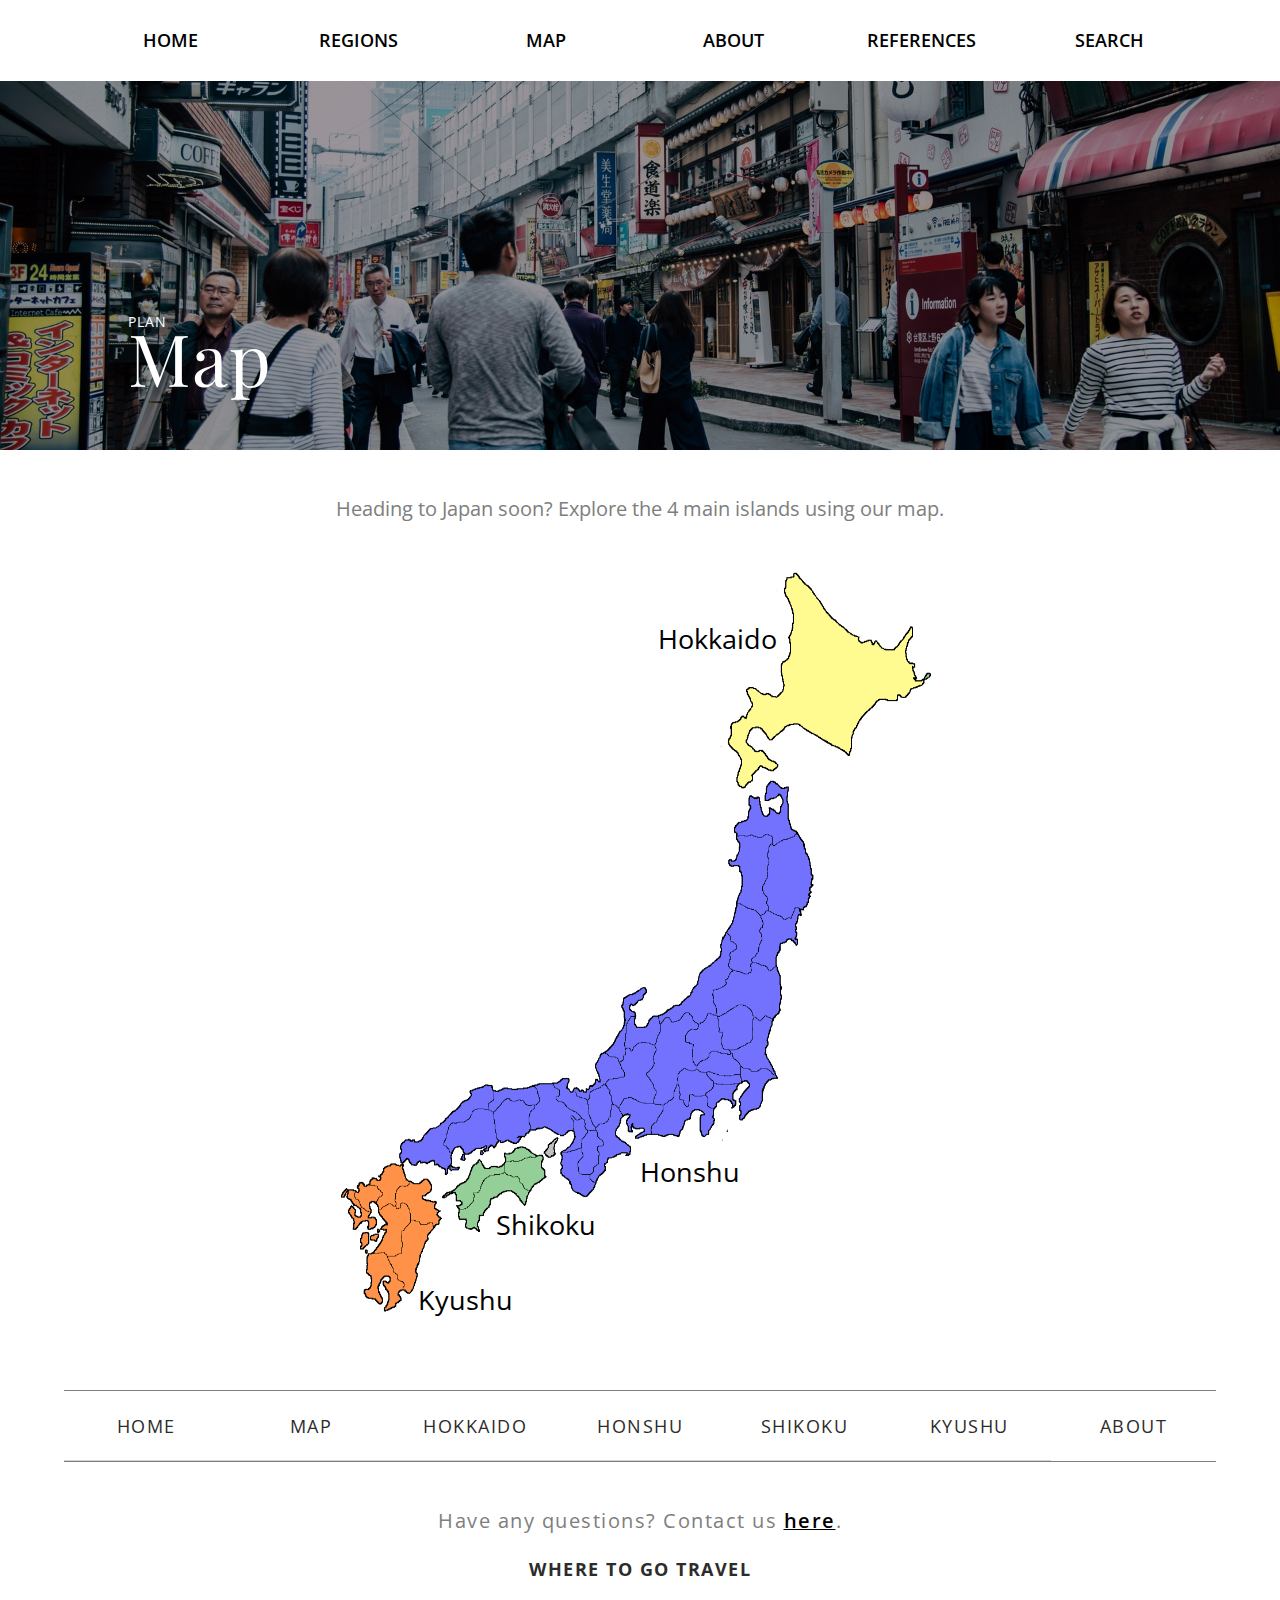
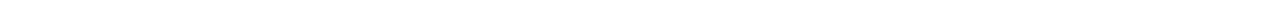
<file: html/map.html>
<!DOCTYPE html>
<html lang="en">
<head>
    <meta charset="utf-8">
    <meta name="viewport" content="width=device-width, initial-scale=1.0">

    <title>Interactive Map of Japan</title>


    <link href="https://fonts.googleapis.com/css?family=Open+Sans:400,600,700%7CPlayfair+Display:400,700" rel="stylesheet">

    <link rel="stylesheet" type="text/css" href="../css/mobile.css" />
    <link rel="stylesheet" type="text/css" href="../css/wide.css" media="only screen and (min-width: 480px)">
    <link rel="stylesheet" href="https://maxcdn.bootstrapcdn.com/font-awesome/4.4.0/css/font-awesome.min.css">
    <link rel="stylesheet" href="https://use.fontawesome.com/releases/v5.4.2/css/all.css" integrity="sha384-/rXc/GQVaYpyDdyxK+ecHPVYJSN9bmVFBvjA/9eOB+pb3F2w2N6fc5qB9Ew5yIns" crossorigin="anonymous">


</head>


<body>
    <div id="masthead" class="individual-masthead map-plan">

        <nav id="header">
            <ul>
                <li><a href="index.html">Home</a></li>
                <li class="hide-me">
                    <div class="dropdown-top">
                        <label for="top-drop-nav" class="toggle">Menu</label>
                        <input type="checkbox" id="top-drop-nav">
                        <ul class="drop-1">
                            <li>
                                <div class="drop-menu-2">
                                    <label for="top-drop-nav-2" class="toggle">Explore Regions</label>
                                    <input type="checkbox" id="top-drop-nav-2">

                                    <ul class="drop-2">

                                        <li><a href="hokkaido.html">Hokkaido</a></li>
                                        <li><a href="honshu.html">Honshu</a></li>
                                        <li><a href="#">Shikoku</a></li>
                                        <li><a href="kyushu.html">Kyushu</a></li>
                                    </ul>
                                </div>

                            </li>

                            <li><a href="map.html">Map</a></li>
                            <li><a href="about.html">About</a></li>
                            <li><a href="references.html">References</a></li>
                        </ul>
                    </div>
                </li>

                <li class="regions-hover wide-only"><a href="#">Regions</a>
                    <ul class="hover-drop">
                        <li><a href="hokkaido.html">Hokkaido</a></li>
                        <li><a href="honshu.html">Honshu</a></li>
                        <li><a href="#">Shikoku</a></li>
                        <li><a href="kyushu.html">Kyushu</a></li>
                    </ul>
                </li>
                <li class="wide-only"><a href="map.html">Map</a></li>
                <li class="wide-only"><a href="about.html">About</a></li>
                <li class="wide-only"><a href="references.html">References</a></li>
                <li><a href="#">Search</a></li>
            </ul>

        </nav>

        <div id="overlay">
            <h2>Plan</h2>
            <h1>Map</h1>
        </div>

    </div>

    <main id="map">

        <div class="map-article">
            <p class="intro">
                Heading to Japan soon? Explore the 4 main islands using our map.
            </p>
        </div>


        <div id="map-page">
            <img src="../images/japanmap.png" alt="map of Japan">
            <ul id="markers">
                <li id="hokkaido"><a href="hokkaido.html">Hokkaido</a></li>
                <li id="honshu"><a href="honshu.html">Honshu</a></li>
                <li id="shikoku"><a href="#">Shikoku</a></li>
                <li id="kyushu"><a href="kyushu.html">Kyushu</a></li>

            </ul>
        </div>
    </main>


    <footer>
        <nav id="bottom">
            <ul>
                <li><a href="index.html">Home</a></li>
                <li><a href="map.html">Map</a></li>

                <li class="hide-me">
                    <div class="dropdown-bottom">
                        <label for="dropdown" class="toggle">Explore Regions</label>
                        <input type="checkbox" id="dropdown" />
                        <ul class="ul-drop">
                            <li><a href="hokkaido.html">Hokkaido</a></li>
                            <li><a href="honshu.html">Honshu</a></li>
                            <li><a href="#">Shikoku</a></li>
                            <li class="last"><a href="kyushu.html">Kyushu</a></li>
                        </ul>
                    </div>
                </li>


                <li class="wide-only"><a href="hokkaido.html">Hokkaido</a></li>
                <li class="wide-only"><a href="honshu.html">Honshu</a></li>
                <li class="wide-only"><a href="#">Shikoku</a></li>
                <li class="wide-only"><a href="kyushu.html">Kyushu</a></li>
                <li class="last"><a href="about.html">About</a></li>
            </ul>

            <p class="contact">Have any questions? Contact us <a href="#">here</a>.</p>
            <div id="bottom-logo">WHERE TO GO TRAVEL</div>

        </nav>

    </footer>

</body>
</file>
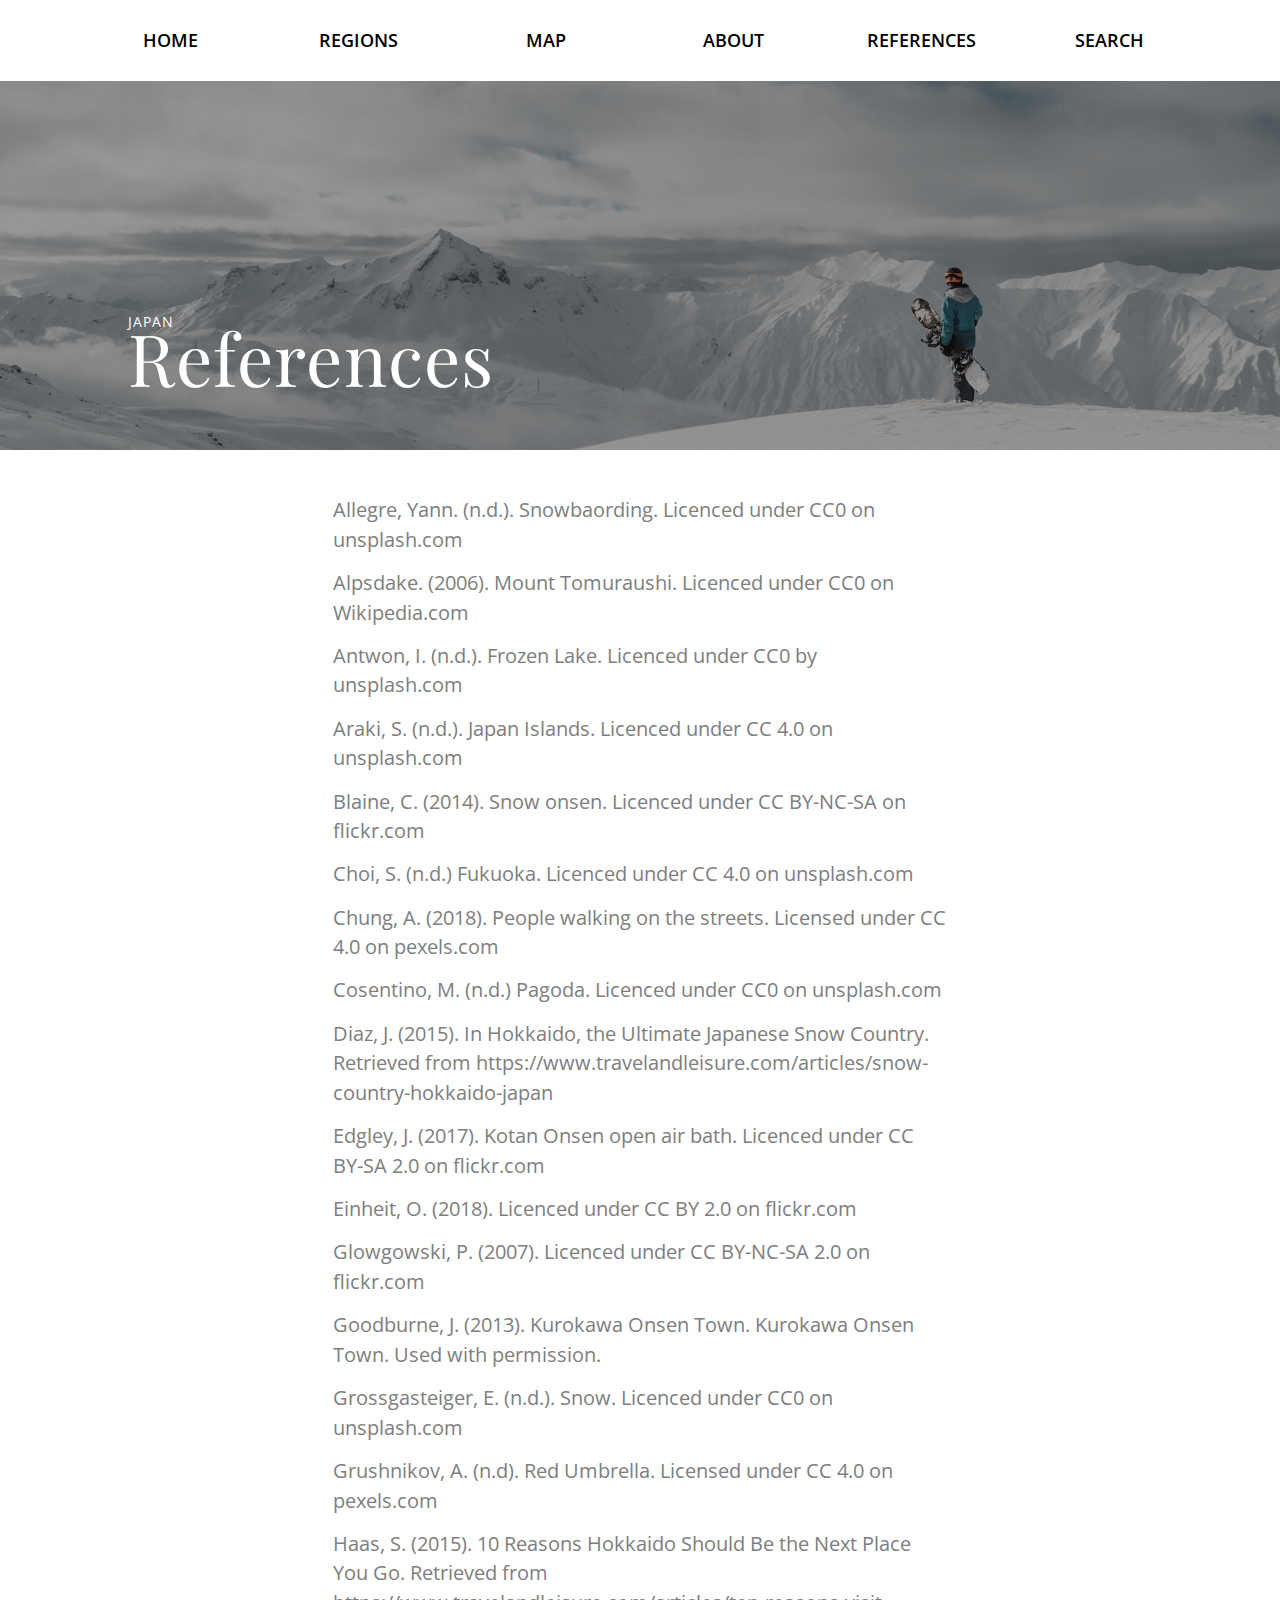
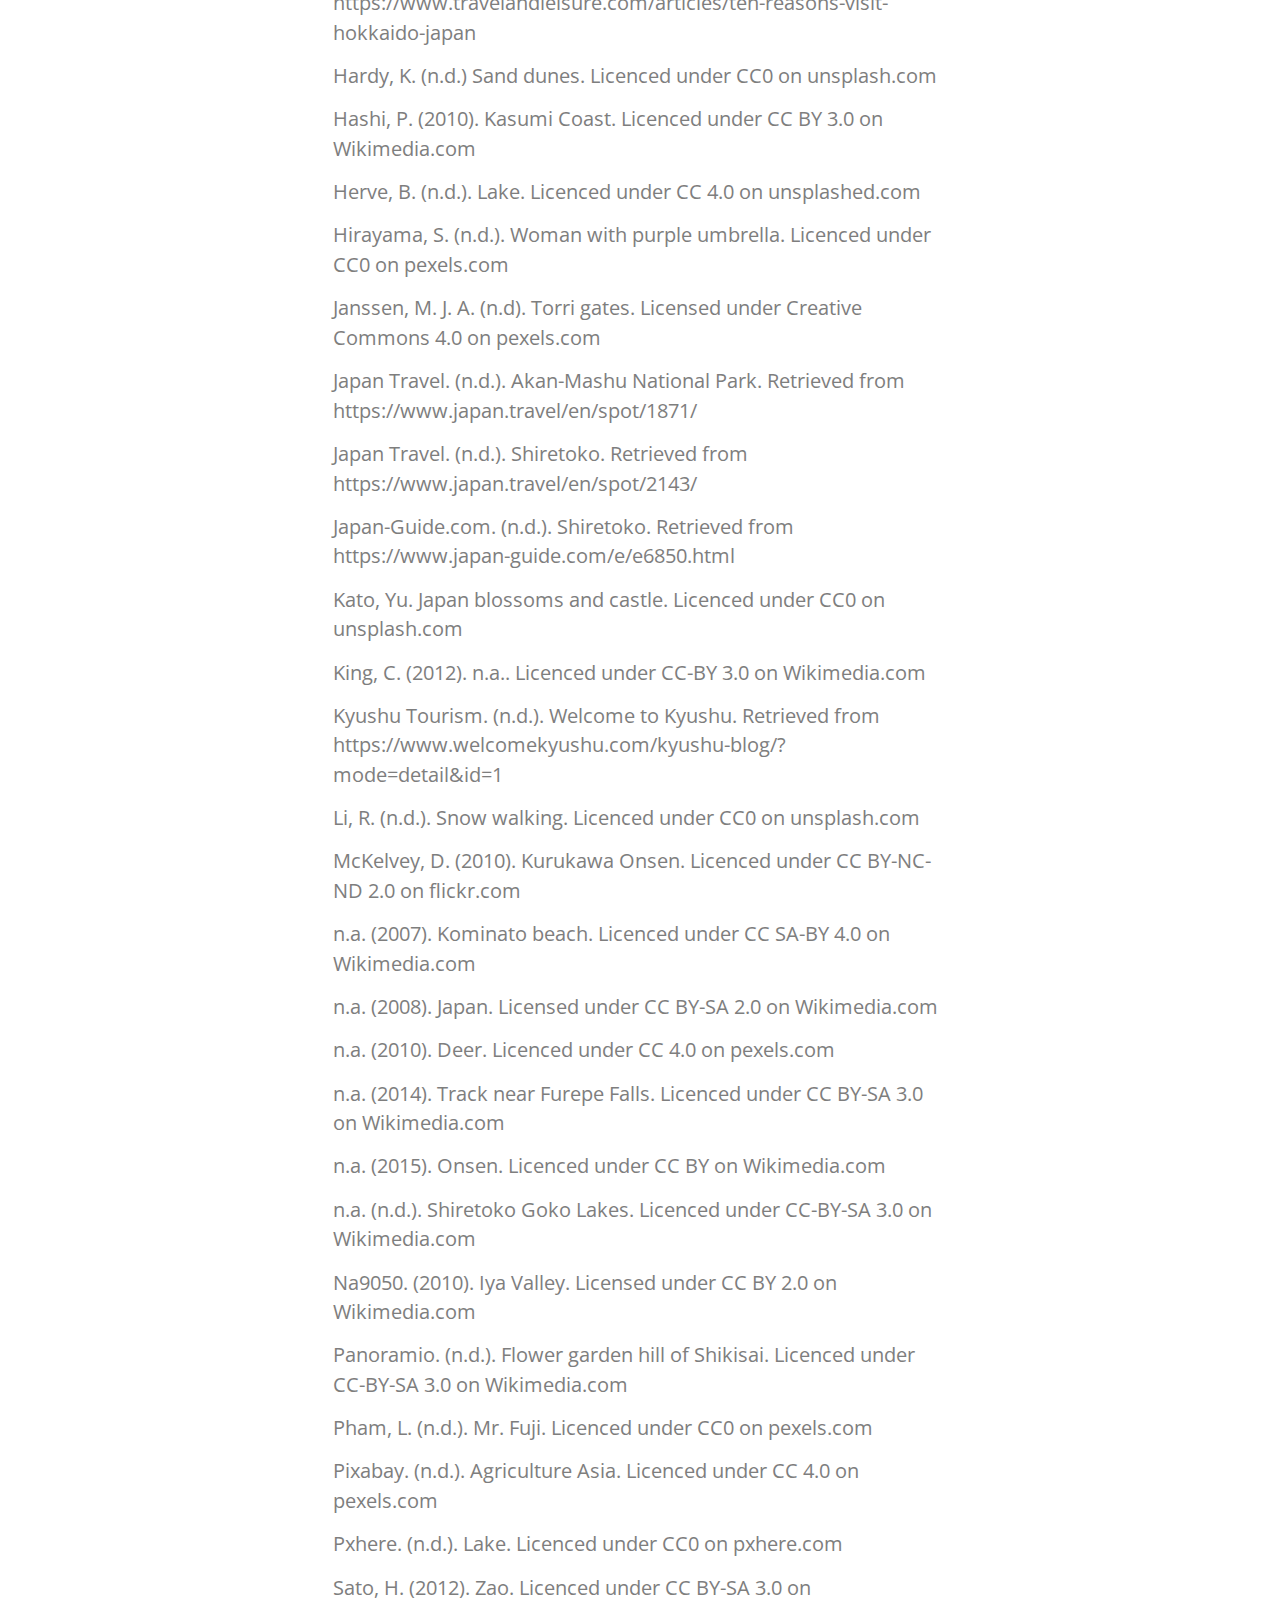
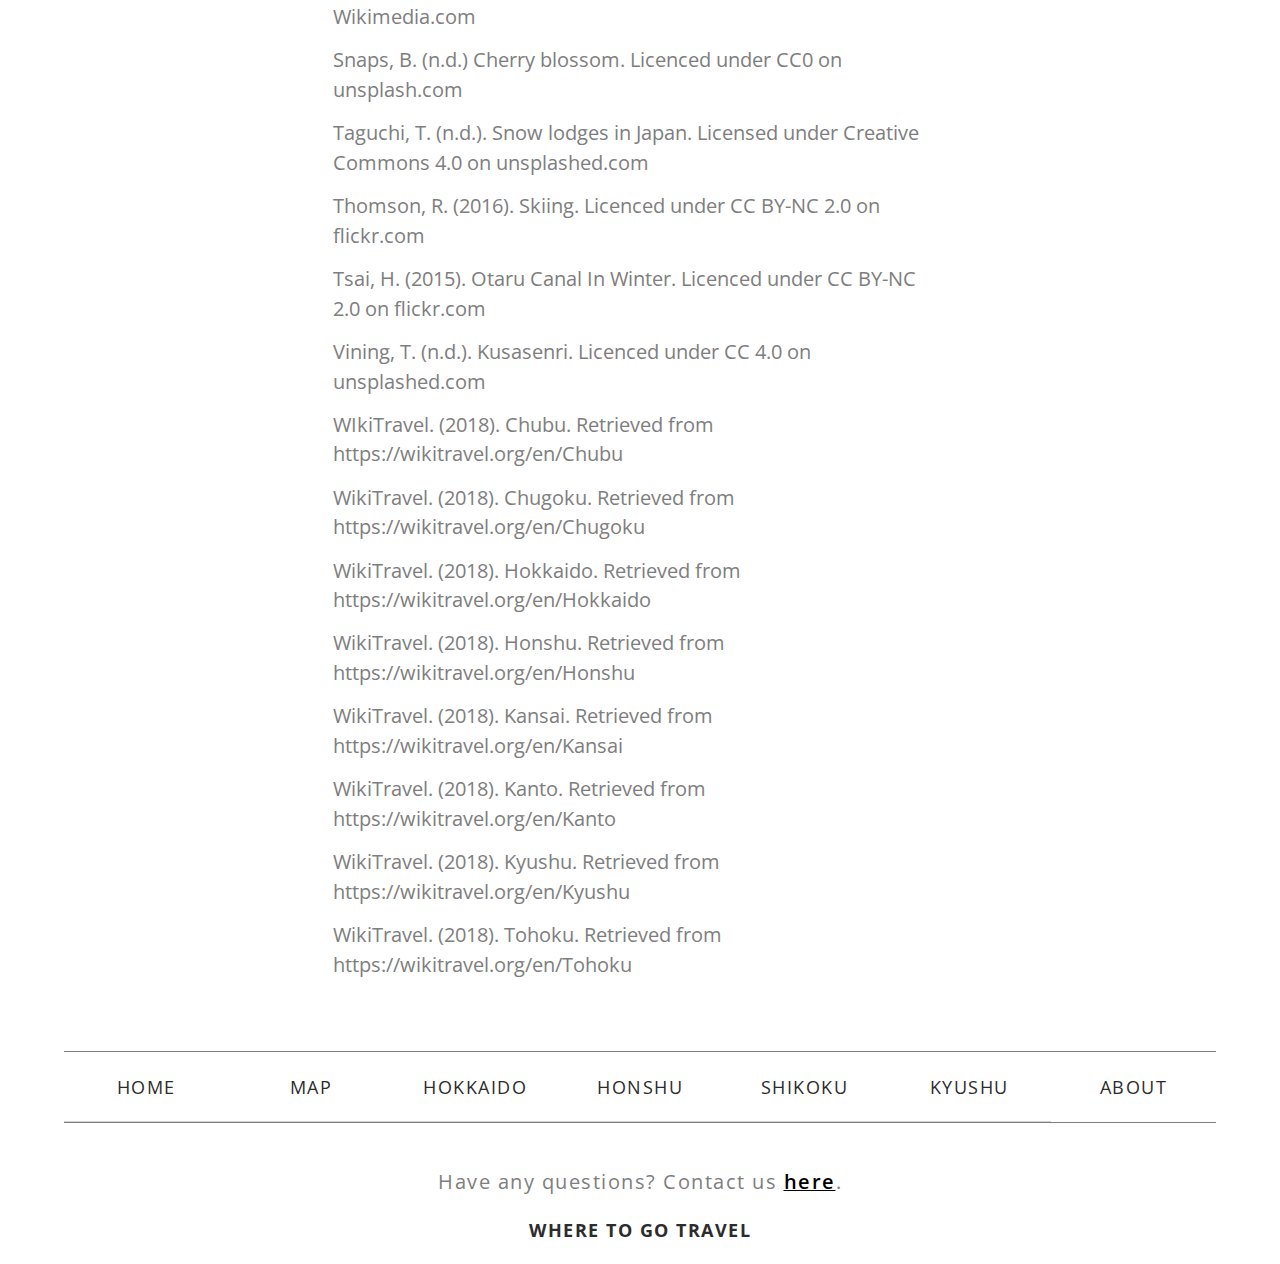
<file: html/references.html>
<!DOCTYPE html>
<html lang="en">

<head>
    <meta charset="utf-8">
    <meta name="viewport" content="width=device-width, initial-scale=1.0">

    <title>References</title>


    <link href="https://fonts.googleapis.com/css?family=Open+Sans:400,600,700%7CPlayfair+Display:400,700" rel="stylesheet">

    <link rel="stylesheet" type="text/css" href="../css/mobile.css" />
    <link rel="stylesheet" type="text/css" href="../css/wide.css" media="only screen and (min-width: 480px)">
    <link rel="stylesheet" href="https://maxcdn.bootstrapcdn.com/font-awesome/4.4.0/css/font-awesome.min.css">
    <link rel="stylesheet" href="https://use.fontawesome.com/releases/v5.4.2/css/all.css" integrity="sha384-/rXc/GQVaYpyDdyxK+ecHPVYJSN9bmVFBvjA/9eOB+pb3F2w2N6fc5qB9Ew5yIns" crossorigin="anonymous">
</head>


<body>
    <div id="masthead" class="individual-masthead references">

        <nav id="header">
            <ul>
                <li><a href="index.html">Home</a></li>
                <li class="hide-me">
                    <div class="dropdown-top">
                        <label for="top-drop-nav" class="toggle">Menu</label>
                        <input type="checkbox" id="top-drop-nav">
                        <ul class="drop-1">
                            <li>
                                <div class="drop-menu-2">
                                    <label for="top-drop-nav-2" class="toggle">Explore Regions</label>
                                    <input type="checkbox" id="top-drop-nav-2">

                                    <ul class="drop-2">

                                        <li><a href="hokkaido.html">Hokkaido</a></li>
                                        <li><a href="honshu.html">Honshu</a></li>
                                        <li><a href="#">Shikoku</a></li>
                                        <li><a href="kyushu.html">Kyushu</a></li>
                                    </ul>
                                </div>

                            </li>

                            <li><a href="map.html">Map</a></li>
                            <li><a href="about.html">About</a></li>
                            <li><a href="references.html">References</a></li>
                        </ul>
                    </div>
                </li>

                <li class="regions-hover wide-only"><a href="#">Regions</a>
                    <ul class="hover-drop">
                        <li><a href="hokkaido.html">Hokkaido</a></li>
                        <li><a href="honshu.html">Honshu</a></li>
                        <li><a href="#">Shikoku</a></li>
                        <li><a href="kyushu.html">Kyushu</a></li>
                    </ul>
                </li>
                <li class="wide-only"><a href="map.html">Map</a></li>
                <li class="wide-only"><a href="about.html">About</a></li>
                <li class="wide-only"><a href="references.html">References</a></li>
                <li><a href="#">Search</a></li>
            </ul>

        </nav>

        <div id="overlay">
            <h2>Japan</h2>
            <h1>References</h1>
        </div>

    </div>

    <main>

        <div class="article-main individual">
            <p>Allegre, Yann. (n.d.). Snowbaording. Licenced under CC0 on unsplash.com</p>
            <p>Alpsdake. (2006). Mount Tomuraushi. Licenced under CC0 on Wikipedia.com</p>
            <p>Antwon, I. (n.d.). Frozen Lake. Licenced under CC0 by unsplash.com</p>
            <p>Araki, S. (n.d.). Japan Islands. Licenced under CC 4.0 on unsplash.com</p>
            <p>Blaine, C. (2014). Snow onsen. Licenced under CC BY-NC-SA on flickr.com</p>
            <p>Choi, S. (n.d.) Fukuoka. Licenced under CC 4.0 on unsplash.com</p>
            <p>Chung, A. (2018). People walking on the streets. Licensed under CC 4.0 on pexels.com</p>
            <p>Cosentino, M. (n.d.) Pagoda. Licenced under CC0 on unsplash.com</p>
            <p>Diaz, J. (2015). In Hokkaido, the Ultimate Japanese Snow Country. Retrieved from https://www.travelandleisure.com/articles/snow-country-hokkaido-japan</p>
            <p>Edgley, J. (2017). Kotan Onsen open air bath. Licenced under CC BY-SA 2.0 on flickr.com</p>
            <p>Einheit, O. (2018). Licenced under CC BY 2.0 on flickr.com</p>
            <p>Glowgowski, P. (2007). Licenced under CC BY-NC-SA 2.0 on flickr.com</p>
            <p>Goodburne, J. (2013). Kurokawa Onsen Town. Kurokawa Onsen Town. Used with permission.</p>
            <p>Grossgasteiger, E. (n.d.). Snow. Licenced under CC0 on unsplash.com</p>
            <p>Grushnikov, A. (n.d). Red Umbrella. Licensed under CC 4.0 on pexels.com</p>
            <p>Haas, S. (2015). 10 Reasons Hokkaido Should Be the Next Place You Go. Retrieved from https://www.travelandleisure.com/articles/ten-reasons-visit-hokkaido-japan </p>
            <p>Hardy, K. (n.d.) Sand dunes. Licenced under CC0 on unsplash.com</p>
            <p>Hashi, P. (2010). Kasumi Coast. Licenced under CC BY 3.0 on Wikimedia.com</p>
            <p>Herve, B. (n.d.). Lake. Licenced under CC 4.0 on unsplashed.com</p>
            <p>Hirayama, S. (n.d.). Woman with purple umbrella. Licenced under CC0 on pexels.com</p>
            <p>Janssen, M. J. A. (n.d). Torri gates. Licensed under Creative Commons 4.0 on pexels.com</p>
            <p>Japan Travel. (n.d.). Akan-Mashu National Park. Retrieved from https://www.japan.travel/en/spot/1871/ </p>
            <p>Japan Travel. (n.d.). Shiretoko. Retrieved from https://www.japan.travel/en/spot/2143/</p>
            <p>Japan-Guide.com. (n.d.). Shiretoko. Retrieved from https://www.japan-guide.com/e/e6850.html </p>
            <p>Kato, Yu. Japan blossoms and castle. Licenced under CC0 on unsplash.com </p>
            <p>King, C. (2012). n.a.. Licenced under CC-BY 3.0 on Wikimedia.com</p>
            <p>Kyushu Tourism. (n.d.). Welcome to Kyushu. Retrieved from https://www.welcomekyushu.com/kyushu-blog/?mode=detail&id=1 </p>
            <p>Li, R. (n.d.). Snow walking. Licenced under CC0 on unsplash.com</p>
            <p>McKelvey, D. (2010). Kurukawa Onsen. Licenced under CC BY-NC-ND 2.0 on flickr.com</p>
            <p>n.a. (2007). Kominato beach. Licenced under CC SA-BY 4.0 on Wikimedia.com</p>
            <p>n.a. (2008). Japan. Licensed under CC BY-SA 2.0 on Wikimedia.com</p>
            <p>n.a. (2010). Deer. Licenced under CC 4.0 on pexels.com</p>
            <p>n.a. (2014). Track near Furepe Falls. Licenced under CC BY-SA 3.0 on Wikimedia.com</p>
            <p>n.a. (2015). Onsen. Licenced under CC BY on Wikimedia.com</p>
            <p>n.a. (n.d.). Shiretoko Goko Lakes. Licenced under CC-BY-SA 3.0 on Wikimedia.com</p>
            <p>Na9050. (2010). Iya Valley. Licensed under CC BY 2.0 on Wikimedia.com</p>
            <p>Panoramio. (n.d.). Flower garden hill of Shikisai. Licenced under CC-BY-SA 3.0 on Wikimedia.com</p>
            <p>Pham, L. (n.d.). Mr. Fuji. Licenced under CC0 on pexels.com</p>
            <p>Pixabay. (n.d.). Agriculture Asia. Licenced under CC 4.0 on pexels.com</p>
            <p>Pxhere. (n.d.). Lake. Licenced under CC0 on pxhere.com</p>
            <p>Sato, H. (2012). Zao. Licenced under CC BY-SA 3.0 on Wikimedia.com</p>
            <p>Snaps, B. (n.d.) Cherry blossom. Licenced under CC0 on unsplash.com</p>
            <p>Taguchi, T. (n.d.). Snow lodges in Japan. Licensed under Creative Commons 4.0 on unsplashed.com</p>
            <p>Thomson, R. (2016). Skiing. Licenced under CC BY-NC 2.0 on flickr.com</p>
            <p>Tsai, H. (2015). Otaru Canal In Winter. Licenced under CC BY-NC 2.0 on flickr.com</p>
            <p>Vining, T. (n.d.). Kusasenri. Licenced under CC 4.0 on unsplashed.com</p>
            <p>WIkiTravel. (2018). Chubu. Retrieved from https://wikitravel.org/en/Chubu </p>
            <p>WikiTravel. (2018). Chugoku. Retrieved from https://wikitravel.org/en/Chugoku </p>
            <p>WikiTravel. (2018). Hokkaido. Retrieved from https://wikitravel.org/en/Hokkaido</p>
            <p>WikiTravel. (2018). Honshu. Retrieved from https://wikitravel.org/en/Honshu </p>
            <p>WikiTravel. (2018). Kansai. Retrieved from https://wikitravel.org/en/Kansai </p>
            <p>WikiTravel. (2018). Kanto. Retrieved from https://wikitravel.org/en/Kanto</p>
            <p>WikiTravel. (2018). Kyushu. Retrieved from https://wikitravel.org/en/Kyushu</p>
            <p>WikiTravel. (2018). Tohoku. Retrieved from https://wikitravel.org/en/Tohoku </p>
            <p></p>
        </div>

    </main>


    <footer>
        <nav id="bottom">
            <ul>
                <li><a href="index.html">Home</a></li>
                <li><a href="map.html">Map</a></li>

                <li class="hide-me">
                    <div class="dropdown-bottom">
                        <label for="dropdown" class="toggle">Explore Regions</label>
                        <input type="checkbox" id="dropdown" />
                        <ul class="ul-drop">
                            <li><a href="hokkaido.html">Hokkaido</a></li>
                            <li><a href="honshu.html">Honshu</a></li>
                            <li><a href="#">Shikoku</a></li>
                            <li class="last"><a href="kyushu.html">Kyushu</a></li>
                        </ul>
                    </div>
                </li>


                <li class="wide-only"><a href="hokkaido.html">Hokkaido</a></li>
                <li class="wide-only"><a href="honshu.html">Honshu</a></li>
                <li class="wide-only"><a href="#">Shikoku</a></li>
                <li class="wide-only"><a href="kyushu.html">Kyushu</a></li>
                <li class="last"><a href="about.html">About</a></li>
            </ul>

            <p class="contact">Have any questions? Contact us <a href="#">here</a>.</p>
            <div id="bottom-logo">WHERE TO GO TRAVEL</div>

        </nav>

    </footer>

</body>





</html>
</file>
<file: css/mobile.css>
* {
    margin: 0;
    padding: 0;
}

.wide-only {
    display: none;
}


h1 {
    font-family: "Playfair Display", serif;
    font-weight: 700;
    letter-spacing: 1.1px;
    color: #2C2C2C;
    font-size: 4.5vh;
}



h2,
h3,
p,
.article-summary a.button,
#bottom-nav ul li a,
.map-page a,
#bottom {
    font-family: 'Open Sans', sans-serif;
}

h2 {
    text-transform: uppercase;
    font-size: 2vh;
    font-weight: 700;
    letter-spacing: 1.6px;
    color: #7E7E7E;
    line-height: 1;
}

p {
    color: #7E7E7E;
    font-size: 2.2vh;

}

#masthead {
    height: 90vh;
    width: 100%;
    background-size: cover;
    background-repeat: no-repeat;
    background-position: center;

}

.home {
    background-image: url(../images/landingimg.jpeg);
}

.map-plan {
    background-image: url(../images/map-header.jpeg);
}

.visit-kyushu {
    background-image: url(../images/kyushu-header.jpg);

}

.kurokawa-onsen {
    background-image: url(../images/kurokawaonsenheader.jpeg);
}

.visit-hokkaido {
    background-image: url(../images/hokkaidoheader.jpg);
}

.visit-shiretoko {
    background-image: url(../images/shiretokobridge.jpeg);
}

.visit-akan-mashu {
    background-image: url(../images/akan.jpg);
}

.visit-honshu {
    background-image: url(../images/honshuheader.jpg);
}

.about-me {
    background-image: url(../images/aboutheader.jpg);
}

.references {
    background-image: url(../images/referencesheader.jpg);
}

#masthead:before {
    background-color: rgba(0, 0, 0, 0.4);
    content: '';
    display: block;
    position: absolute;
    top: 9vh;
    height: 81vh;
    width: 100%;
}


#header {
    box-shadow: 0px 2px 5px -5px rgba(107, 106, 107, 1);
}

#header > ul {
    list-style: none;
    display: flex;
    justify-content: space-between;
    align-items: center;
    background-color: white;
    height: 5vh;
    padding: 2vh 6vw;
}

#header ul ul {
    /*position dropdown mini navs*/
    width: 50vw;
    left: 25%;
    top: 12vh;
}


.drop-1 > li {
    background-color: white;
    padding: 2vh 0;
    text-align: center;
    border-bottom: 1px solid #D3D3D3;
}

.drop-2 li {
    background-color: transparent;
    text-align: center;
}


#header > ul > li > a,
#header > ul > li,
ul.drop-1 > li > a {
    font-family: 'Open Sans', sans-serif;
    font-size: 1.8vh;
    /*CHANGE ME TO VH*/
    text-transform: uppercase;
    letter-spacing: 0px;
    font-weight: 600;
    color: black;
    text-decoration: none;
}

ul.drop-2 > li > a {
    color: #2C2C2C;
    text-transform: capitalize;
    font-weight: 400;
    text-decoration: none;
    text-align: center;
    font-size: 2vh;
    height: 3vh;
}


input[type=checkbox] {
    display: none;
}

.toggle::after {
    font-family: FontAwesome;
    content: " \f107";
}



.drop-1 {
    display: flex;
    flex-direction: column;
    position: absolute;
    width: 0%;
}



.drop-1 li {
    display: none;
}

.drop-1 li a,
.drop-1 .toggle {
    background-color: white;
}

.drop-2 {
    display: none;
}

.drop-2 li {
    display: block;
}




input[type=checkbox]:checked ~ .drop-2 {
    display: block;
}


input[type=checkbox]:checked ~ ul li {
    display: block;
}

input#top-drop-nav[type=checkbox]:checked .drop-1 li {
    display: block;
    margin: auto;
}

#overlay {
    position: absolute;
    top: 70vh;
    left: 10vw;
}

#overlay h1 {
    font-size: 8vh;
    color: white;
    line-height: 0.8;
    font-weight: 400;
}

#overlay h1.size-down {
    font-size: 7vh;
}



#overlay h2 {
    line-height: 1;
    font-weight: 400;
    letter-spacing: 1px;
    color: white;
    font-size: 14px;
}

#map {
    display: flex;
    flex-direction: column;
    justify-content: center;
    align-items: center;
}

.map-article {
    margin-bottom: 5vh;
}

#map #map-page {
    max-width: 600px;
    width: 100%;
    position: relative;
}


#map img {
    width: 100%;
    height: auto;
}

#map ul {
    position: absolute;
    width: 100%;
    height: 100%;
    top: 0;
    left: 0;
}

#map li {
    position: absolute;
    list-style: none;
}


#map a {
    text-decoration: none;
    display: inline-block;
    color: black;
    font-family: 'Open Sans';
}

#hokkaido {
    left: 53%;
    top: 7%;
}

#hokkaido a::before {
    content: '\f2dc';
    font-family: 'Font Awesome\ 5 Free';
    color: black;
    position: absolute;
    display: block;
    top: 140%;
    left: 170%;
    font-size: 4vh;
}


#honshu {
    top: 78%;
    left: 50%;
}

#honshu a::before {
    content: '\f6a1';
    font-family: 'Font Awesome\ 5 Free';
    font-weight: 900;
    color: black;
    position: absolute;
    display: block;
    top: -280%;
    font-size: 4vh;

}


#shikoku {
    top: 85%;
    left: 26%;
}

#shikoku a::before {
    content: '\f21a';
    font-family: 'Font Awesome\ 5 Free';
    color: black;
    font-weight: 900;
    position: absolute;
    display: block;
    top: -105%;
    left: -13%;
    font-size: 3vh;
}




#kyushu {
    top: 95%;
    left: 13%;
}


#kyushu a::before {
    content: '\f6fc';
    font-family: 'Font Awesome\ 5 Free';
    color: black;
    font-weight: 900;
    position: absolute;
    display: block;
    top: -200%;
    left: -40%;
    font-size: 3.5vh;
}

a .see-all-button ,
.learn-more a {
    font: 'Open Sans';
    text-decoration: none;
    text-transform: uppercase;
    color: white;
    font-weight: 600;

}


.see-all-button {
    background-color: #2C2C2C;
    border: none;
    padding: 2vh 6vw;
    text-decoration: none;
    display: inline-block;
    font-size: 2vh;
    margin: 2vh 0;
}

.get-to-know-us {
    display: flex;
    flex-direction: column !important;
}


a.continue {
    text-decoration: none;
    color: orangered;
    text-transform: uppercase;
    font-family: 'Open Sans';
    line-height: 2.5;
}

a.continue::after {
    content: ' >';
}




.learn-more {
    background-color: #2C2C2C;
    border: none;
    padding: 1.8vh 2vw;
    text-decoration: none;
    display: inline-block;
    font-size: 2vh;
    margin-top: 2vh;
}

/********ARTICLE STUFF*******/

main {
    text-align: center;
    margin: 5vh 0 8vh 0;
}


.article-main,
.getting-there-container {
    line-height: 1.5;

}

.article-main h1 {
    font-weight: 400;
    padding-bottom: 3.5vh;

}

.article-main h2,
.getting-there-container h2 {
    text-align: left;
    margin-bottom: 0.75vh;
    margin: 0 8vw;
}

.article-main p {
    padding: 0 8vw;
    margin: 1.5vh 0;
}

.getting-there-container h1,
.top-picks h1 {
    margin-bottom: 3vh;
}

.top-picks-extras {
    margin-bottom: 3vh;
}

.getting-there-container p {
    padding: 0 8vw;
}

p > a {
    text-decoration: underline;
    color: #2C2C2C;
}

.article-main p:not(.intro),
.getting-there-container h2,
.getting-there-container p {
    text-align: left;
}

.intro,
.rest-of-summary-right,
.rest-of-summary-left {
    text-align: center;
    margin: 0 8vw;
}


.top-picks {
    margin: auto;
    width: 95%;
}

.top-picks ul {
    list-style: none;
    display: grid;
    grid-template-columns: repeat(2, 1fr);
    grid-gap: 3vw;
}

.top-picks h2.size-down {
    top: 27vh;
}

.top-picks img {
    height: 35vh;
    width: 45vw;
    object-fit: cover;
}

.gradient-text {
    position: absolute;
    width: 47vw;
}

.gradient::after {
    content: '';
    display: block;
    position: absolute;
    background-image: linear-gradient(to bottom, rgba(0, 0, 0, 0), rgba(0, 0, 0, 0.5) 100%);
    margin-top: -35vh;
    margin-left: 0.3vh;
    height: 34.5vh;
    width: 45vw;
}

.gradient h2 {
    position: relative;
    top: 30vh;
    color: white;
    z-index: 2;
    text-align: center;
}

h2.see-all {
    text-align: center !important;
    margin: 2vh 0 !important;
}

.see-all a {
    text-decoration: none;
    color: #7E7E7E;
}

.see-all a:active {
    text-decoration: underline;
}


h2.getting-there {
    padding-top: 2.5vh;
}

img.portrait {
    width: 100%;
    display: block;
    margin: auto;
    margin: 3.5vh 0;
}

img.landscape {
    width: 100%;
    display: block;
    margin: auto;
    margin: 3.5vh 0;
}

.contact {
    margin-top: 5vh !important;
    text-align: center !important;
}

.contact a {
    color: #000000;
    font-weight: 600;
}



#bottom {
    color: #2C2C2C;
    text-transform: uppercase;
    letter-spacing: 1.5px;
    font-size: 2vh;
}



#bottom ul {
    list-style: none;
    display: flex;
    flex-direction: column;
    justify-content: center;
    align-items: center;
    width: 90%;
}

#bottom > ul {
    border-top: 1px #7E7E7E solid;
    border-bottom: 1px #7E7E7E solid;
    margin: 0 5vw;
    text-align: center;

}

#bottom > ul > li {
    padding: 2.5vh 0;
    text-align: center;
    height: 25%;
    width: 90%;
    border-bottom: 1px solid #D3D3D3;
}

.ul-drop {
    padding-top: 1vh;
}

#bottom .last {
    border-bottom: none;
}

#bottom ul li a {
    text-decoration: none;
    color: #2C2C2C;
}


.ul-drop {
    display: block;
    margin: auto;
}

.ul-drop li {
    display: none;
}

input#dropdown[type=checkbox]:checked ~ ul li {
    text-transform: capitalize;
    font-size: 2.25vh;
}

#bottom-logo {
    text-align: center;
    padding: 2.5vh 5vw;
    font-weight: 700;
}

.contact {
    text-transform: none;

}
</file>
<file: css/wide.css>
.wide-view-only,
.wide-only {
    display: block;
}


#masthead::before {
    top: 0 !important;
}


.home {
    height: 100vh !important;
}

.home::before {
    height: 100vh !important;
}

.home #overlay {
    top: 80%;
}

.region {
    height: 90vh !important;
}

.region::before {
    height: 90vh !important;
}

.individual-masthead {
    height: 50vh !important;
}

.individual-masthead::before {
    height: 50vh !important;
}

.individual-masthead #overlay {
    top: 35vh !important;
}

#header {
    height: 5vh;
    text-align: center;
    position: relative;
}

#header > ul {
    display: flex;
}


#header > ul > li.wide-only {
    list-style: none;
    display: block;
}

#header a {
    display: block;
    color: black;
    text-decoration: none;
}


#header > ul > li {
    width: 16.6%;
    height: 10vh;
}

#header > ul > li > a {
    height: 5vh;
    line-height: 5vh;
    font-size: 1.1em;
    font-weight: 600;
    padding-top: 2.5vh;
}


#header ul.hover-drop {
    list-style: none;
    background: white;
    position: absolute;
    top: 9vh;
    left: 18%;
    width: 20%;
    padding: 1vh 0;
    display: none;
}

#header ul.hover-drop > li > a {
    line-height: 4vh;
    padding: 0 2vw;
    font-weight: 400;
    text-align: center;
}


#header > ul > li:hover > a {
    text-decoration: underline;
}


#header > ul > li:hover > ul.hover-drop {
    display: block;
}


#header > ul > li:hover > ul.hover-drop > li a.active {
    color: orangered;
    font-weight: bold;
}


#header > ul > li:hover > ul.hover-drop > li:hover a {
    text-decoration: underline;
}

.hover-drop a.active {
    font-weight: 600;

}

p.sandwich {
    margin: 5vh 20vw;
}

.sandwich-bottom /*om nom nom*/ {
    display: block;
    margin: 2.5vw 13vw 10vh 13vw;
}


.sandwich-bottom h2,
.sandwich-bottom p {
    text-align: left;
}



.center {
    display: flex;
    flex-direction: row;
    padding-bottom: 8vh;
    margin: 3.5vh 4vw;
    border-bottom: 1px solid #D3D3D3;
}

.article-main {
    width: 60%;
    margin: 0 5% 0 0;
}

.individual {
    width: 60%;
    display: block;
    margin: auto;
}

.article-main p {
    text-align: left;
}

.article-main > p {
    padding: 0 10%;
}

.getting-there-container {
    padding: 0%;
}

.getting-there-container h1 {
    padding: 2.5% 0;
}

.getting-there-container h2 {
    text-align: left;
}

img.landscape {
    width: 90%;
    margin: auto;
    padding: 2.5% 0;
}

img.portrait {
    width: 60%;
    margin: auto;
    padding: 2.5% 0;
}

.top-picks {
    display: flex;
    flex-direction: column;
    align-items: center;
    width: 25%;
    margin: 0;
    margin-left: 5%;
}

.top-picks h1 {
    display: block;
    margin-left: auto;
    margin-right: auto;
}

.top-picks > a {
    text-decoration: none;
    color: white;
}

.top-picks-extra a {
    color: black;
    text-decoration: underline;
}

.top-picks a:hover {
    text-decoration: underline;
}

.top-picks ul {
    display: block;
}


.top-picks img {
    height: 50vh;
    width: 23vw;
    object-fit: cover;
    width: 98%;
    height: 40vh;
    padding: 2vh 0;
}

.see-all a {
    width: 100%;
}

.gradient::after {
    display: block;
    position: relative;
    background-image: linear-gradient(to bottom, rgba(0, 0, 0, 0), rgba(0, 0, 0, 0.75) 100%);
    margin-top: -40vh;
    height: 38vh;
    width: 99%;
    content: '';
}

.gradient-text {
    position: relative;
    width: 100%;
}

.gradient h2 {
    position: relative;
    top: 25vh;
    color: white;
    z-index: 2;
    text-align: center;
}

.summary {
    display: flex;
    flex-direction: column;
}

.reverse {
    display: flex;
    flex-direction: row-reverse !important;

}

.article-summary h2 {
    font-weight: 600;
}

.article-summary {
    width: 85%;
    padding: 2.5% 0;
    display: block;
    margin: auto;
}

.article-summary img.portrait {
    display: block;
    height: 100vh;
    width: auto;
}

.article-summary img.landscape {
    margin: 0;
    float: right;
}


.summary > .article-summary {
    display: flex;
    flex-direction: row;
}

.rest-of-summary-left {
    display: block;
    margin: auto 0;
    width: 80vw;
}

div:not(.reverse) > .rest-of-summary-right {
    display: block;
    margin: auto 0 auto 10%;
}



.reverse > .rest-of-summary-right {
    margin: auto 10% auto 0;
     !important;
}


a.continue:hover {
    text-decoration: underline;
}




.see-all-stories {
    display: flex;
    flex-direction: row;
    align-items: center;
    justify-content: space-between;
    padding-top: 0;
}


.see-all-stories p {
    font-size: 2vh;
    margin-left: 18%;
}

#map li:hover a:before {
    transform: scale(1.5);
}

#map a {
    font-size: 3vh;
}

#hokkaido a::before {
    top: 100%;
    left: 150%;
    font-size: 6vh;
}

#honshu a::before {
    top: -350%;
    left: 20%;
    font-size: 6vh;
}

#shikoku a::before {
    top: -150%;
    left: -30%;
    font-size: 5vh;
}

#kyushu a::before {
    top: -250%;
    left: -50%;
    font-size: 5vh;
}


#map a:after {
    position: absolute;
    bottom: 0;
    left: 10px;
    width: 0%;
    border-bottom: 2px solid black;
    content: '';
    -webkit-transition: all 0.3s ease-out;
    -moz-transition: all 0.3s ease-out;
    transition: all 0.3s ease-out;
}

#map a:after {
    position: absolute;
    bottom: 0;
    left: 0;
    width: 0;
    border-bottom: 2px solid black;
    content: '';
    -webkit-transition: all 0.3s ease-out;
    -moz-transition: all 0.3s ease-out;
    transition: all 0.3s ease-out;
}

#map li:hover a:after {
    width: 100%;
}

#bottom ul {
    flex-direction: row;
}

.hide-me {
    display: none;
}

.contact {
    text-transform: none;

}
</file>
